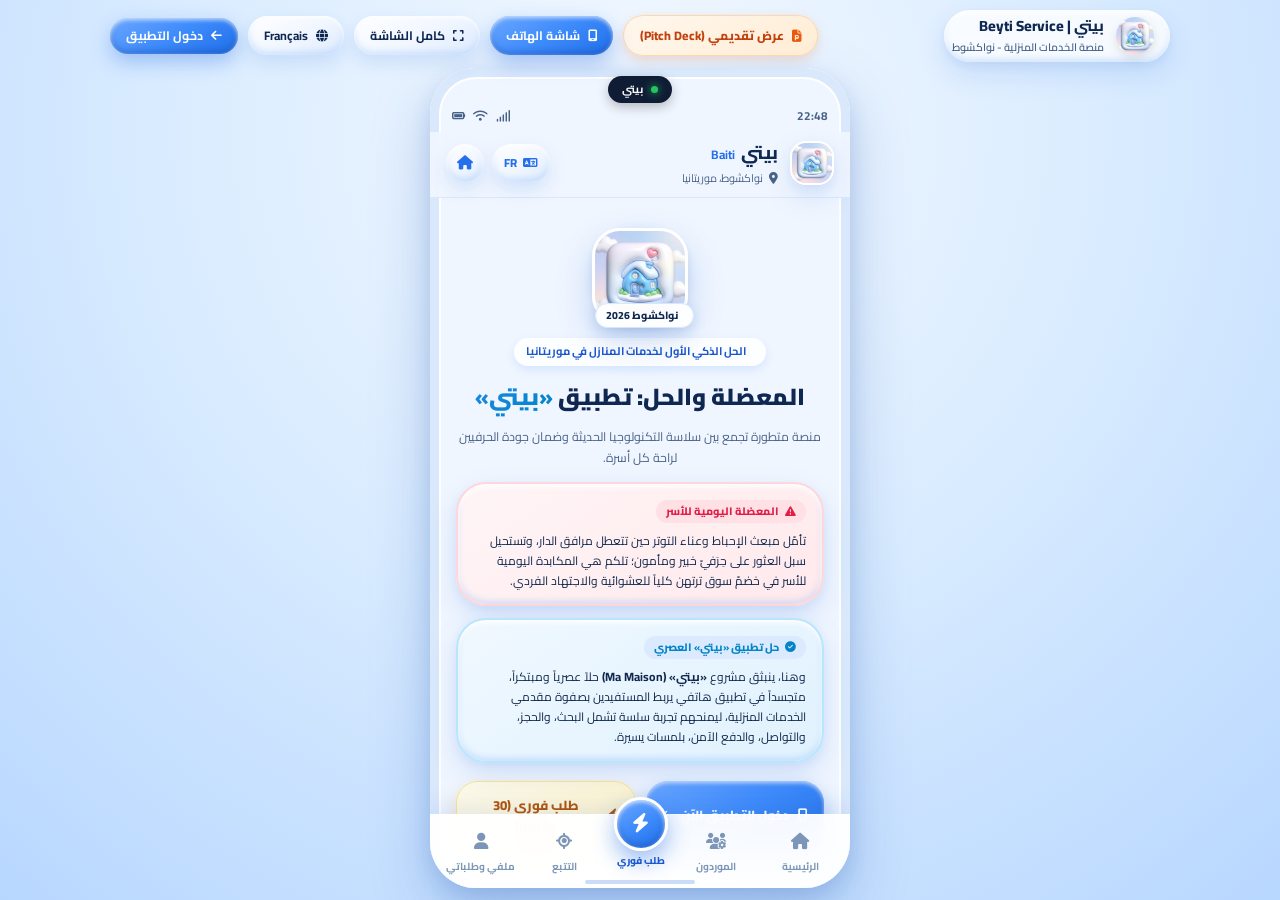
<file: index.html>
<!DOCTYPE html>
<html lang="ar" dir="rtl">

<head>
  <meta charset="UTF-8">
  <meta name="viewport" content="width=device-width, initial-scale=1.0, maximum-scale=1.0, user-scalable=no">
  <title>بيتي | Beyti Service - منصة الخدمات المنزلية الأولى في نواكشوط</title>
  <meta name="description"
    content="مشروع بيتي: الحل العصري لخدمات الصيانة والسباكة والكهرباء والتنظيف في نواكشوط بأسعار مدروسة وضمان موثوق.">

  <!-- Google Fonts: Cairo & Plus Jakarta Sans -->
  <link rel="preconnect" href="https://fonts.googleapis.com">
  <link rel="preconnect" href="https://fonts.gstatic.com" crossorigin>
  <link
    href="https://fonts.googleapis.com/css2?family=Cairo:wght@400;500;600;700;800;900&family=Plus+Jakarta+Sans:wght@400;500;600;700;800&display=swap"
    rel="stylesheet">

  <!-- FontAwesome -->
  <link rel="stylesheet" href="https://cdnjs.cloudflare.com/ajax/libs/font-awesome/6.5.1/css/all.min.css" />

  <!-- 3D Puffy Stylesheet -->
  <link rel="stylesheet" href="style.css">
</head>

<body>

  <!-- Desktop Presentation Controls -->
  <aside class="desktop-dock" id="desktopDock" aria-label="Controls">
    <div class="dock-brand">
      <img src="assets/puffy_house.jpg" alt="Beyti Logo" class="dock-logo">
      <div class="dock-info">
        <span class="dock-title">بيتي | Beyti Service</span>
        <span class="dock-tag" data-ar="منصة الخدمات المنزلية - نواكشوط" data-fr="Services à Domicile - Nouakchott">منصة
          الخدمات المنزلية - نواكشوط</span>
      </div>
    </div>
    <div class="dock-actions">
      <button class="dock-btn presentation-btn" id="btnOpenPresentation" title="عرض بوربوينت تعريفي للمشروع ">
        <i class="fa-solid fa-file-powerpoint" style="color: #ea580c;"></i> <span data-ar="عرض تقديمي (Pitch Deck)"
          data-fr="Présentation ">عرض تقديمي (Pitch Deck)</span>
      </button>
      <button class="dock-btn active" id="btnPhoneView">
        <i class="fa-solid fa-mobile-screen"></i> <span data-ar="شاشة الهاتف" data-fr="Mode Mobile">شاشة الهاتف</span>
      </button>
      <button class="dock-btn" id="btnFullView">
        <i class="fa-solid fa-expand"></i> <span data-ar="كامل الشاشة" data-fr="Plein Écran">كامل الشاشة</span>
      </button>
      <button class="dock-btn lang-toggle" id="dockLangBtn">
        <i class="fa-solid fa-globe"></i> <span id="dockLangLabel">Français</span>
      </button>
      <a href="home.html" class="dock-btn active">
        <i class="fa-solid fa-arrow-left flip-ltr"></i> <span data-ar="دخول التطبيق" data-fr="Lancer l'App">دخول
          التطبيق</span>
      </a>
    </div>
  </aside>

  <!-- Main Viewport Shell -->
  <div class="app-viewport-wrapper">
    <main class="mobile-phone-frame" id="phoneFrame">

      <!-- Phone Hardware Bezel -->
      <div class="phone-notch">
        <div class="dynamic-island">
          <span class="island-dot pulse"></span>
          <span data-ar="بيتي" data-fr="Beyti ">بيتي
            2026</span>
        </div>
      </div>

      <!-- App Status Bar -->
      <header class="app-status-bar">
        <span class="status-time" id="statusClock">12:45</span>
        <div class="status-icons">
          <i class="fa-solid fa-signal"></i>
          <i class="fa-solid fa-wifi"></i>
          <i class="fa-solid fa-battery-full"></i>
        </div>
      </header>

      <!-- App Header Nav -->
      <nav class="app-header-nav">
        <div class="brand-row">
          <div class="brand-meta">
            <img src="assets/puffy_house.jpg" alt="Beyti 3D Logo" class="app-logo-img">
            <div class="brand-text">
              <h1 class="brand-name">بيتي <span>Baiti</span></h1>
              <p class="brand-city"><i class="fa-solid fa-location-dot"></i> <span data-ar="نواكشوط، موريتانيا"
                  data-fr="Nouakchott, Mauritanie">نواكشوط، موريتانيا</span></p>
            </div>
          </div>
          <div class="header-actions">
            <button class="icon-chip lang-chip" id="langSwitchBtn">
              <i class="fa-solid fa-language"></i>
              <span id="currentLangTag">FR</span>
            </button>
            <a href="home.html" class="icon-chip" title="الرئيسية">
              <i class="fa-solid fa-house"></i>
            </a>
          </div>
        </div>
      </nav>

      <!-- Scrollable Landing Page Content -->
      <div class="app-scroll-body">

        <!-- Hero Section with 3D Puffy Mascot & Value Proposition -->
        <section class="landing-hero-section">
          <div class="mascot-aura">
            <img src="assets/puffy_house.jpg" alt="Beyti House 3D Mascot" class="landing-mascot-img">
            <div class="mascot-badge-float">
              <i class="fa-solid fa-sparkles" style="color: #f59e0b;"></i>
              <span data-ar="نواكشوط 2026" data-fr="Nouakchott 2026">نواكشوط 2026</span>
            </div>
          </div>

          <div class="hero-badge-pill">
            <span class="live-dot"></span>
            <span data-ar="الحل الذكي الأول لخدمات المنازل في موريتانيا"
              data-fr="La Solution Moderne pour Votre Maison">الحل الذكي الأول لخدمات المنازل في موريتانيا</span>
          </div>

          <h2 class="landing-main-title" data-ar="المعضلة والحل: تطبيق <span>«بيتي»</span>"
            data-fr="Le problème et la solution : <span>« Baiti »</span>">
            المعضلة والحل: تطبيق <span>«بيتي»</span>
          </h2>

          <p class="landing-tagline"
            data-ar="منصة متطورة تجمع بين سلاسة التكنولوجيا الحديثة وضمان جودة الحرفيين لراحة كل أسرة."
            data-fr="Une plateforme moderne alliant technologie fluide et artisans qualifiés pour le confort de chaque foyer.">
            منصة متطورة تجمع بين سلاسة التكنولوجيا الحديثة وضمان جودة الحرفيين لراحة كل أسرة.
          </p>

          <!-- Problem vs Solution 3D Comparison Cards -->
          <div class="problem-solution-wrap">
            <!-- Problem Box -->
            <div class="compare-box-3d problem-box-3d">
              <div class="box-badge">
                <i class="fa-solid fa-triangle-exclamation"></i>
                <span data-ar="المعضلة اليومية للأسر" data-fr="Le problème au quotidien">المعضلة اليومية للأسر</span>
              </div>
              <p data-ar="تأمّل مبعث الإحباط وعناء التوتر حين تتعطل مرافق الدار، وتستحيل سبل العثور على حِرَفيّ خبير ومأمون؛ تلكم هي المكابدة اليومية للأسر في خضمّ سوق ترتهن كلياً للعشوائية والاجتهاد الفردي."
                data-fr="Imaginez la frustration et le stress quand quelque chose tombe en panne à la maison et qu'il est difficile de trouver un bon technicien. C'est le problème quotidien des familles dans un marché désorganisé.">
                تأمّل مبعث الإحباط وعناء التوتر حين تتعطل مرافق الدار، وتستحيل سبل العثور على حِرَفيّ خبير ومأمون؛ تلكم
                هي المكابدة اليومية للأسر في خضمّ سوق ترتهن كلياً للعشوائية والاجتهاد الفردي.
              </p>
            </div>

            <!-- Solution Box -->
            <div class="compare-box-3d solution-box-3d">
              <div class="box-badge">
                <i class="fa-solid fa-circle-check"></i>
                <span data-ar="حل تطبيق «بيتي» العصري" data-fr="La solution Baiti">حل تطبيق «بيتي» العصري</span>
              </div>
              <p data-ar="وهنا، ينبثق مشروع <strong>«بيتي» (Ma Maison)</strong> حلاً عصرياً ومبتكراً، متجسداً في تطبيق هاتفي يربط المستفيدين بصفوة مقدمي الخدمات المنزلية، ليمنحهم تجربة سلسة تشمل البحث، والحجز، والتواصل، والدفع الآمن، بلمسات يسيرة."
                data-fr="Le projet « Baiti » (Ma Maison) offre une solution moderne avec une application mobile. Elle connecte directement les clients aux professionnels. Vous pouvez chercher, réserver, discuter et payer en toute sécurité en quelques clics.">
                وهنا، ينبثق مشروع <strong>«بيتي» (Ma Maison)</strong> حلاً عصرياً ومبتكراً، متجسداً في تطبيق هاتفي يربط
                المستفيدين بصفوة مقدمي الخدمات المنزلية، ليمنحهم تجربة سلسة تشمل البحث، والحجز، والتواصل، والدفع الآمن،
                بلمسات يسيرة.
              </p>
            </div>
          </div>

          <!-- Hero CTA Row -->
          <div class="landing-cta-row">
            <a href="home.html" class="btn-hero-primary">
              <i class="fa-solid fa-mobile-screen-button"></i>
              <span data-ar="دخول التطبيق الآن" data-fr="Ouvrir l'Application">دخول التطبيق الآن</span>
              <i class="fa-solid fa-arrow-left flip-ltr" style="font-size: 0.8rem;"></i>
            </a>
            <a href="order.html" class="btn-hero-secondary">
              <i class="fa-solid fa-bolt"></i>
              <span data-ar="طلب فوري (30 دقيقة)" data-fr="Intervention Express">طلب فوري (30 دقيقة)</span>
            </a>
          </div>
        </section>

        <!-- Competitive Advantages & 5 Core Services -->
        <section class="puffy-card">
          <div class="section-title-row" style="margin-bottom: 12px;">
            <div style="display: flex; align-items: center; gap: 8px;">
              <i class="fa-solid fa-shield-halved" style="color: var(--puffy-blue-600); font-size: 1.1rem;"></i>
              <h3 class="section-heading" data-ar="الميزة التنافسية والخدمات" data-fr="Nos Avantages & Services">الميزة
                التنافسية والخدمات</h3>
            </div>
            <span class="badge-count" data-ar="5 خدمات أساسية" data-fr="5 Services Clés">5 خدمات أساسية</span>
          </div>

          <div class="features-ticker-3d" style="margin-bottom: 14px;">
            <div class="ticker-chip">
              <i class="fa-solid fa-stopwatch" style="color: #ff6584; background: #fff0f3;"></i>
              <div>
                <strong data-ar="تدخل سريع في 30 دقيقة" data-fr="Intervention 30 Min">تدخل سريع في 30 دقيقة</strong>
                <small data-ar="استجابة فورية للأعطال الطارئة" data-fr="Garantie d'urgence rapide">استجابة فورية
                  للأعطال</small>
              </div>
            </div>
            <div class="ticker-chip">
              <i class="fa-solid fa-coins" style="color: #ffb703; background: #fff8e7;"></i>
              <div>
                <strong data-ar="تسعيرة تقديرية مسبقة" data-fr="Prix Estimé Transparent">تسعيرة تقديرية مسبقة</strong>
                <small data-ar="مثال: 400 MRU بشفافية كاملة" data-fr="Exemple : 400 MRU à l'avance">400 MRU بشفافية
                  تامة</small>
              </div>
            </div>
          </div>

          <!-- Services Grid mini with Price Tags -->
          <div style="display: grid; grid-template-columns: repeat(2, 1fr); gap: 10px;">
            <div class="ticker-chip">
              <i class="fa-solid fa-broom" style="color: #1e88e5; background: #e0f2fe;"></i>
              <div>
                <strong data-ar="التنظيف الشامل" data-fr="Nettoyage">التنظيف الشامل</strong>
                <small data-ar="منازل، شقق ومكاتب" data-fr="Maisons & Bureaux">منازل ومكاتب</small>
              </div>
            </div>
            <div class="ticker-chip">
              <i class="fa-solid fa-faucet-drip" style="color: #00acc1; background: #e0f7fa;"></i>
              <div>
                <strong data-ar="السباكة والمياه" data-fr="Plomberie">السباكة والمياه</strong>
                <small data-ar="تسريبات، تركيب وتمديد" data-fr="Fuites & Conduites">تسريبات ومياه</small>
              </div>
            </div>
            <div class="ticker-chip">
              <i class="fa-solid fa-bolt" style="color: #f59e0b; background: #fef3c7;"></i>
              <div>
                <strong data-ar="الكهرباء والطاقة" data-fr="Électricité">الكهرباء والطاقة</strong>
                <small data-ar="أعطال وقواطع وتوصيلات" data-fr="Pannes & Tableaux">أعطال وتوصيلات</small>
              </div>
            </div>
            <div class="ticker-chip">
              <i class="fa-solid fa-snowflake" style="color: #0284c7; background: #e0f2fe;"></i>
              <div>
                <strong data-ar="صيانة التكييف" data-fr="Climatisation">صيانة التكييف</strong>
                <small data-ar="غسيل وشحن فريون" data-fr="Recharge & Entretien">غسيل وشحن غاز</small>
              </div>
            </div>
          </div>
        </section>

        <!-- Market Research & Competition (دراسة السوق والمشهد التنافسي) -->
        <section class="puffy-card">
          <div class="section-title-row" style="margin-bottom: 12px;">
            <div style="display: flex; align-items: center; gap: 8px;">
              <i class="fa-solid fa-chart-line" style="color: #10b981; font-size: 1.1rem;"></i>
              <h3 class="section-heading" data-ar="دراسة السوق والمشهد التنافسي"
                data-fr="Étude de Marché & Concurrence">دراسة السوق والمشهد التنافسي</h3>
            </div>
            <span class="badge-count" data-ar="نواكشوط 2026" data-fr="Nouakchott">نواكشوط 2026</span>
          </div>

          <p style="font-size: 0.82rem; color: var(--text-secondary); line-height: 1.6; margin-bottom: 14px;"
            data-ar="برهنت دراستنا الميدانية، التي استقينا ثمارها من استبيان شمل <strong>322 فرداً</strong> من شتى مقاطعات العاصمة نواكشوط على امتداد أربعة أشهر، على وجود طلب جمّ ومتسارع."
            data-fr="Nous avons interrogé 322 personnes de Nouakchott pendant quatre mois. Les résultats montrent une grande demande : 89 % des participants ont besoin de services à domicile et 97 % aiment beaucoup l'idée de l'application.">
            برهنت دراستنا الميدانية، التي استقينا ثمارها من استبيان شمل <strong>322 فرداً</strong> من شتى مقاطعات
            العاصمة نواكشوط على امتداد أربعة أشهر، على وجود طلب جمّ ومتسارع.
          </p>

          <!-- Stat Counters -->
          <div class="stat-counter-grid">
            <div class="stat-counter-card">
              <div class="num">89%</div>
              <div class="label" data-ar="يحتاجون خدمات منزلية بانتظام" data-fr="Besoin régulier de services">يحتاجون
                خدمات منزلية بانتظام</div>
            </div>
            <div class="stat-counter-card">
              <div class="num">97%</div>
              <div class="label" data-ar="يرحبون بحماس بفكرة التطبيق" data-fr="Adhérents à l'idée Baiti">يرحبون بحماس
                بفكرة التطبيق</div>
            </div>
            <div class="stat-counter-card">
              <div class="num">46%</div>
              <div class="label" data-ar="يطلبون خدمات أسبوعياً (دخل مستمر)" data-fr="Besoin hebdomadaire récurrent">
                يطلبون خدمات أسبوعياً (دخل مستمر)</div>
            </div>
            <div class="stat-counter-card">
              <div class="num">322</div>
              <div class="label" data-ar="مشارك في استبيان العاصمة" data-fr="Personnes sondées (4 mois)">مشارك في
                استبيان العاصمة (4 أشهر)</div>
            </div>
          </div>

          <div
            style="background: #eef5ff; border-radius: var(--radius-md); padding: 12px; margin-top: 14px; border: 1.5px solid #c9e1fe;">
            <h4 style="font-size: 0.88rem; font-weight: 800; color: var(--puffy-navy-dark); margin-bottom: 6px;"
              data-ar="المشهد التنافسي واستراتيجية التوسع:" data-fr="Concurrence & Stratégie :">
              <i class="fa-solid fa-chart-pie" style="color: var(--puffy-blue-600);"></i> المشهد التنافسي واستراتيجية
              التوسع:
            </h4>
            <p style="font-size: 0.78rem; color: var(--text-secondary); line-height: 1.6;"
              data-ar="السوق لا يزال في أطواره الأولى ومفتقراً لقطب مهيمن. يبرز تطبيق «Hemi» كمنافس، غير أن «بيتي» يتفوق باستراتيجية أسعار مخفضة وميسرة، وتسويق رقمي عبر المؤثرين، مما يضمن تدفقاً نقدياً مستداماً."
              data-fr="Le marché est encore nouveau et sans grand leader. Notre concurrent direct est l'application « Hemi », mais nous allons gagner grâce à nos prix plus bas, le marketing digital et les influenceurs.">
              السوق لا يزال في أطواره الأولى ومفتقراً لقطب مهيمن. يبرز تطبيق «Hemi» كمنافس، غير أن «بيتي» يتفوق
              باستراتيجية أسعار مخفضة وميسرة، وتسويق رقمي عبر المؤثرين، مما يضمن تدفقاً نقدياً مستداماً.
            </p>
          </div>
        </section>

        <!-- Notre stratégie marketing (Fidélisation et Récompenses) -->
        <section class="puffy-card">
          <div class="section-title-row" style="margin-bottom: 10px;">
            <div style="display: flex; align-items: center; gap: 8px;">
              <i class="fa-solid fa-gem" style="color: #db2777; font-size: 1.15rem;"></i>
              <h3 class="section-heading" data-ar="استراتيجيتنا التسويقية (الولاء والمكافآت)"
                data-fr="Notre stratégie marketing (Fidélisation et Récompenses)">استراتيجيتنا التسويقية (الولاء
                والمكافآت)</h3>
            </div>
            <span class="micro-badge"
              style="background: #fdf2f8; color: #db2777; font-weight: 800; border: 1px solid #fbcfe8;"
              data-ar="حساب «ماسي»" data-fr="Statut « Diamant »">حساب «ماسي»</span>
          </div>

          <p style="font-size: 0.8rem; color: var(--text-secondary); line-height: 1.6; margin-bottom: 8px;"
            data-ar="نستخدم التسويق الرقمي والمؤثرين للانتشار والتعريف بخدماتنا سريعاً. علاوة على ذلك، يحتاج 46% من عملائنا إلى خدمات أسبوعية، مما يضمن تدفقاً نقدياً ودخلاً منتظماً."
            data-fr="Nous utilisons le marketing digital et les influenceurs pour nous faire connaître vite. De plus, 46 % de nos clients ont besoin de services chaque semaine. Cela assure un revenu régulier.">
            نستخدم التسويق الرقمي والمؤثرين للانتشار والتعريف بخدماتنا سريعاً. علاوة على ذلك، يحتاج 46% من عملائنا إلى
            خدمات أسبوعية، مما يضمن تدفقاً نقدياً ودخلاً منتظماً.
          </p>

          <p style="font-size: 0.8rem; color: var(--text-secondary); line-height: 1.6; margin-bottom: 8px;"
            data-ar="تهدف استراتيجيتنا التسويقية إلى بناء ولاء العملاء عبر تشجيعهم على الاستخدام المنتظم لتطبيقنا. فبعد إنجاز عدد محدد من الطلبات، يرتقي حساب العميل تلقائياً إلى مرتبة «الماسي» (Diamant). وتتيح لهم هذه المكانة المتميزة المشاركة في سحب شهري للفوز بجوائز قيّمة، يتم تمويل تكلفتها مباشرة من جزء من إيراداتنا للشهر الجاري."
            data-fr="Notre stratégie marketing vise à fidéliser les clients en les encourageant à utiliser régulièrement notre application. Après un nombre défini de commandes, leur compte évolue vers le statut « Diamant ». Ce statut privilégié leur permet de participer à un tirage au sort mensuel pour gagner des prix, dont le coût est directement financé par une partie de nos revenus du mois en cours.">
            تهدف استراتيجيتنا التسويقية إلى بناء ولاء العملاء عبر تشجيعهم على الاستخدام المنتظم لتطبيقنا. فبعد إنجاز عدد
            محدد من الطلبات، يرتقي حساب العميل تلقائياً إلى مرتبة «الماسي» (Diamant). وتتيح لهم هذه المكانة المتميزة
            المشاركة في سحب شهري للفوز بجوائز قيّمة، يتم تمويل تكلفتها مباشرة من جزء من إيراداتنا للشهر الجاري.
          </p>

          <div
            style="display: flex; align-items: center; gap: 10px; background: #fff1f2; border: 1.5px solid #fecdd3; border-radius: var(--radius-md); padding: 10px 14px;">
            <i class="fa-solid fa-gift" style="color: #e11d48; font-size: 1.3rem;"></i>
            <div>
              <strong style="font-size: 0.82rem; color: #9f1239; display: block;"
                data-ar="سحب شهري وجوائز للمستخدمين الدائمين" data-fr="Tirage au sort mensuel & récompenses">سحب شهري
                وجوائز للمستخدمين الدائمين</strong>
              <small style="display: block; font-size: 0.7rem; color: #be123c; margin-top: 2px;"
                data-ar="تمويل ذاتي من إيرادات الشهر لتعزيز تكرار الطلب والمحافظة على العملاء"
                data-fr="Financé directement par une partie des revenus du mois">تمويل ذاتي من إيرادات الشهر لتعزيز
                تكرار الطلب والمحافظة على العملاء</small>
            </div>
          </div>
        </section>

        <!-- Operational Readiness & SWOT (الجاهزية التشغيلية والتحليل الاستراتيجي) -->
        <section class="puffy-card">
          <div class="section-title-row" style="margin-bottom: 12px;">
            <div style="display: flex; align-items: center; gap: 8px;">
              <i class="fa-solid fa-chess" style="color: #6366f1; font-size: 1.1rem;"></i>
              <h3 class="section-heading" data-ar="الجاهزية والتحليل الاستراتيجي (SWOT)"
                data-fr="Opérations & Analyse SWOT">الجاهزية والتحليل الاستراتيجي (SWOT)</h3>
            </div>
            <span class="badge-count" data-ar="29 عاملاً مؤهلاً" data-fr="29 Professionnels">29 عاملاً مؤهلاً</span>
          </div>

          <div
            style="display: flex; align-items: center; gap: 12px; margin-bottom: 14px; background: #f8fafc; border-radius: var(--radius-md); padding: 10px; border: 1px solid #e2e8f0;">
            <img src="assets/puffy_artisan.jpg" alt="Artisan Mascot"
              style="width: 54px; height: 54px; border-radius: var(--radius-sm); border: 2px solid #fff; box-shadow: var(--puffy-card-shadow); flex-shrink: 0;">
            <div>
              <strong style="font-size: 0.85rem; color: var(--puffy-navy-dark); line-height: 1.35; display: block;"
                data-ar="فريق عمل مؤهل وهاتف أعمال معزز بالذكاء الاصطناعي"
                data-fr="Équipe prête & Téléphone pro assisté par IA">فريق عمل مؤهل وهاتف أعمال معزز بالذكاء
                الاصطناعي</strong>
              <p style="font-size: 0.74rem; color: var(--text-secondary); line-height: 1.4; margin: 0;"
                data-ar="بنية تشغيلية متكاملة من 29 حِرفياً متمرساً لانطلاق فوري."
                data-fr="Équipe de 29 travailleurs qualifiés prête à démarrer.">بنية تشغيلية متكاملة من 29 حِرفياً
                لانطلاق فوري.</p>
            </div>
          </div>

          <!-- SWOT 2x2 Grid -->
          <div class="swot-grid">
            <!-- Strengths -->
            <div class="swot-box swot-s">
              <h5><i class="fa-solid fa-dumbbell"></i> <span data-ar="نقاط القوة (Forces)" data-fr="Points Forts">نقاط
                  القوة (Forces)</span></h5>
              <p data-ar="فريق متأهب ومدرب، أسعار تنافسية، وخدمات تلبي متطلبات الأسر بدقة."
                data-fr="Équipe prête, bons prix, services très utiles pour les familles.">فريق متأهب ومدرب، أسعار
                تنافسية، وخدمات تلبي متطلبات الأسر بدقة.</p>
            </div>
            <!-- Weaknesses -->
            <div class="swot-box swot-w">
              <h5><i class="fa-solid fa-triangle-exclamation"></i> <span data-ar="نقاط الضعف (Faiblesses)"
                  data-fr="Points Faibles">نقاط الضعف (Faiblesses)</span></h5>
              <p data-ar="حداثة العهد بالسوق، ومحدودية الموارد المالية في الطور التأسيسي."
                data-fr="Projet nouveau, budget limité au début du lancement.">حداثة العهد بالسوق، ومحدودية الموارد
                المالية في الطور التأسيسي.</p>
            </div>
            <!-- Opportunities -->
            <div class="swot-box swot-o">
              <h5><i class="fa-solid fa-lightbulb"></i> <span data-ar="الفرص المواتية (Opportunités)"
                  data-fr="Opportunités">الفرص المواتية (Opportunités)</span></h5>
              <p data-ar="إقبال متنامٍ على الهواتف الذكية، وغياب منصة موحدة تلم شتات الحرفيين."
                data-fr="Adoption massive des smartphones, absence de plateforme centralisée.">إقبال متنامٍ على الهواتف
                الذكية، وغياب منصة موحدة تلم شتات الحرفيين.</p>
            </div>
            <!-- Threats -->
            <div class="swot-box swot-t">
              <h5><i class="fa-solid fa-shield-virus"></i> <span data-ar="المخاطر (Menaces)" data-fr="Menaces">المخاطر
                  (Menaces)</span></h5>
              <p data-ar="ولوج منافسين جدد، وتضخم تكاليف التشغيل (النقل والمعدات)."
                data-fr="Nouveaux entrants, augmentation des coûts de transport et matériel.">ولوج منافسين جدد، وتضخم
                تكاليف التشغيل (النقل والمعدات).</p>
            </div>
          </div>
        </section>

        <!-- Notre modèle de revenus (Commissions & Abonnements Gold) -->
        <section class="puffy-card">
          <div class="section-title-row" style="margin-bottom: 10px;">
            <div style="display: flex; align-items: center; gap: 8px;">
              <i class="fa-solid fa-sack-dollar" style="color: #10b981; font-size: 1.15rem;"></i>
              <h3 class="section-heading" data-ar="نموذج الإيرادات وتوليد الدخل" data-fr="Notre modèle de revenus">نموذج
                الإيرادات وتوليد الدخل</h3>
            </div>
            <span class="badge-count" data-ar="مصدران رئيسيان" data-fr="2 Sources Clés">مصدران رئيسيان</span>
          </div>

          <p style="font-size: 0.8rem; color: var(--text-secondary); line-height: 1.6; margin-bottom: 12px;"
            data-ar="يرتكز نموذج إيراداتنا على مصدرين رئيسيين يضمنان تدفقاً نقدياً مستداماً وعوائد متجددة:"
            data-fr="Notre modèle de revenus repose sur deux sources principales :">
            يرتكز نموذج إيراداتنا على مصدرين رئيسيين يضمنان تدفقاً نقدياً مستداماً وعوائد متجددة:
          </p>

          <div class="revenue-pillar-grid">
            <!-- Source 1: Commissions per transaction -->
            <div class="revenue-pillar-card commission">
              <div class="pillar-header">
                <div class="pillar-icon">
                  <i class="fa-solid fa-percent"></i>
                </div>
                <strong data-ar="عمولات المعاملات" data-fr="Commissions / transaction">عمولات المعاملات</strong>
              </div>
              <p data-ar="اقتطاع نسبة مئوية محددة من كل خدمة تُنجز عبر التطبيق."
                data-fr="Un pourcentage est prélevé sur chaque service réalisé via l'application.">
                اقتطاع نسبة مئوية محددة من كل خدمة تُنجز عبر التطبيق.
              </p>
            </div>

            <!-- Source 2: Gold Subscriptions -->
            <div class="revenue-pillar-card gold">
              <div class="pillar-header">
                <div class="pillar-icon">
                  <i class="fa-solid fa-crown"></i>
                </div>
                <strong data-ar="اشتراكات «Gold»" data-fr="Abonnements « Gold »">اشتراكات «Gold»</strong>
              </div>
              <p data-ar="خيار بريميوم مدفوع للحرفيين لإبراز ملفهم في الصدارة لجذب المزيد من العملاء ومضاعفة أرباحهم."
                data-fr="Une option Premium payante destinée aux artisans qui souhaitent mettre leur profil en avant pour attirer plus de clients et augmenter leurs gains.">
                خيار بريميوم مدفوع للحرفيين لإبراز ملفهم في الصدارة لجذب المزيد من العملاء ومضاعفة أرباحهم.
              </p>
            </div>
          </div>
        </section>

        <!-- Financial Analysis & Risk Management (التحليل المالي وإدارة المخاطر) -->
        <section class="financial-strip">
          <div style="display: flex; align-items: center; justify-content: space-between;">
            <div style="display: flex; align-items: center; gap: 8px;">
              <i class="fa-solid fa-chart-pie" style="color: #60a5fa; font-size: 1.15rem;"></i>
              <h3 style="font-size: 1.05rem; font-weight: 900; color: #fff; margin: 0;"
                data-ar="التحليل المالي وإدارة المخاطر" data-fr="Finance et gestion des risques">التحليل المالي وإدارة
                المخاطر</h3>
            </div>
            <span
              style="background: rgba(255,255,255,0.18); padding: 4px 10px; border-radius: var(--radius-pill); font-size: 0.7rem; font-weight: 700; color: #fff;">دراسة
              5 سنوات</span>
          </div>

          <div class="fin-metrics-row">
            <div class="fin-metric">
              <strong style="color: #60a5fa;">19%</strong>
              <small data-ar="معدل العائد الداخلي (TRI)" data-fr="Taux de Rentabilité (TRI)">معدل العائد الداخلي
                (TRI)</small>
            </div>
            <div class="fin-metric">
              <strong style="color: #34d399;">1.4M</strong>
              <small data-ar="صافي القيمة الحالية (VAN) أوقية" data-fr="Valeur Nette (VAN) MRU">صافي القيمة (VAN)
                MRU</small>
            </div>
            <div class="fin-metric">
              <strong style="color: #fbbf24;">6 Mois</strong>
              <small data-ar="تغطية رأس المال العامل" data-fr="BFR 6 mois couvert">BFR 6 mois couvert</small>
            </div>
          </div>

          <div
            style="background: rgba(255,255,255,0.08); border-radius: var(--radius-md); padding: 12px; font-size: 0.76rem; line-height: 1.6; border: 1px solid rgba(255,255,255,0.1);">
            <p data-ar="يقتضي إطلاق المشروع تمويلاً مبدئياً قدره <strong>120,000 MRU</strong>، بكلفة استثمارية إجمالية <strong>1,211,096 أوقية</strong>. اختبرنا 3 سيناريوهات للمخاطر (تراجع المبيعات، تصاعد التكاليف بـ 5%، أو كلاهما معاً) وحافظ المشروع على متانته وربحيته مع <strong>BFR 6 mois couvert (تغطية احتياجات رأس المال العامل لمدة 6 أشهر)</strong> لضمان السيولة التامة واستمرارية العمليات."
              data-fr="Pour commencer, le projet a besoin de 120 000 MRU. Le coût total pour tout lancer (technique et opérations) est de 1 211 096 MRU. Notre étude sur 5 ans montre que le projet fera des bénéfices dès la première année (TRI 19%, VAN 1 399 805 MRU). Nous avons testé 3 situations de risques : dans tous ces cas, le projet reste rentable avec un BFR 6 mois couvert pour sécuriser la trésorerie et la continuité opérationnelle.">
              يقتضي إطلاق المشروع تمويلاً مبدئياً قدره <strong>120,000 MRU</strong>، بكلفة استثمارية إجمالية
              <strong>1,211,096 أوقية</strong>. اختبرنا 3 سيناريوهات للمخاطر (تراجع المبيعات، تصاعد التكاليف بـ 5%، أو
              كلاهما معاً) وحافظ المشروع على متانته وربحيته مع <strong>BFR 6 mois couvert (تغطية احتياجات رأس المال
                العامل لمدة 6 أشهر)</strong> لضمان السيولة التامة واستمرارية العمليات.
            </p>
          </div>
        </section>

        <!-- Direct Navigation Interactive Directory to All Sub-Pages -->
        <section class="puffy-card">
          <div class="section-title-row" style="margin-bottom: 12px;">
            <div style="display: flex; align-items: center; gap: 8px;">
              <i class="fa-solid fa-compass" style="color: var(--puffy-blue-600); font-size: 1.1rem;"></i>
              <h3 class="section-heading" data-ar="استكشف صفحات التطبيق التفاعلية" data-fr="Explorer l'Application">
                استكشف صفحات التطبيق التفاعلية</h3>
            </div>
            <span class="badge-count" data-ar="8 أقسام متكاملة" data-fr="8 Pages Clés">8 أقسام</span>
          </div>

          <div class="landing-nav-grid">
            <a href="home.html" class="landing-nav-card">
              <div class="landing-nav-icon-wrap" style="background: #e0f2fe; color: #0284c7;">
                <i class="fa-solid fa-house"></i>
              </div>
              <div class="landing-nav-text">
                <strong data-ar="الصفحة الرئيسية (الخدمات والحجز)" data-fr="Page d'Accueil (Services)">الصفحة الرئيسية
                  (الخدمات والحجز)</strong>
                <small data-ar="استعراض الخدمات الست، أفضل الفنيين وطوارئ 15 دقيقة"
                  data-fr="Aperçu des 6 services et techniciens">استعراض الخدمات الست، أفضل الفنيين وطوارئ 15
                  دقيقة</small>
              </div>
              <i class="fa-solid fa-chevron-left landing-nav-arrow flip-ltr"></i>
            </a>

            <a href="providers.html" class="landing-nav-card">
              <div class="landing-nav-icon-wrap" style="background: #eef2ff; color: #4f46e5;">
                <i class="fa-solid fa-users-gear"></i>
              </div>
              <div class="landing-nav-text">
                <strong data-ar="مزودو الخدمات (الحرفيون المعتمدون)" data-fr="Professionnels & Artisans">مزودو الخدمات
                  (الحرفيون المعتمدون)</strong>
                <small data-ar="قائمة 29 فني معتمد، التقييمات، مقارنة الأسعار والمقاطعات"
                  data-fr="29 techniciens qualifiés, avis et tarifs">قائمة 29 فني معتمد، التقييمات، ومقاطعات
                  العمل</small>
              </div>
              <i class="fa-solid fa-chevron-left landing-nav-arrow flip-ltr"></i>
            </a>

            <a href="order.html" class="landing-nav-card">
              <div class="landing-nav-icon-wrap" style="background: #fef3c7; color: #d97706;">
                <i class="fa-solid fa-bolt"></i>
              </div>
              <div class="landing-nav-text">
                <strong data-ar="طلب فوري وطوارئ 30 دقيقة" data-fr="Demande Express & Urgence">طلب فوري وطوارئ 30
                  دقيقة</strong>
                <small data-ar="حجز آني مع حساب تكلفة تقديري مسبق (400 MRU)"
                  data-fr="Réservation directe avec tarif transparent">حجز آني مع حساب تكلفة تقديري مسبق (400
                  MRU)</small>
              </div>
              <i class="fa-solid fa-chevron-left landing-nav-arrow flip-ltr"></i>
            </a>

            <a href="tracking.html" class="landing-nav-card">
              <div class="landing-nav-icon-wrap" style="background: #ecfdf5; color: #059669;">
                <i class="fa-solid fa-location-crosshairs"></i>
              </div>
              <div class="landing-nav-text">
                <strong data-ar="التتبع الفوري (GPS Radar)" data-fr="Suivi en Direct (Radar GPS)">التتبع الفوري (GPS
                  Radar)</strong>
                <small data-ar="رادار تفاعلي، خطوات المهمة وتواصل الفني المباشر"
                  data-fr="Carte animée et étapes de progression">رادار تفاعلي، خطوات المهمة وتواصل الفني
                  المباشر</small>
              </div>
              <i class="fa-solid fa-chevron-left landing-nav-arrow flip-ltr"></i>
            </a>

            <a href="profile.html" class="landing-nav-card">
              <div class="landing-nav-icon-wrap" style="background: #fdf2f8; color: #db2777;">
                <i class="fa-solid fa-user-shield"></i>
              </div>
              <div class="landing-nav-text">
                <strong data-ar="ملفي الشخصي وطلباتي (حساب منقبة)" data-fr="Mon Profil & Commandes (Femme voilée)">ملفي
                  الشخصي وطلباتي (حساب منقبة)</strong>
                <small data-ar="مريم بنت محمد الأمين، المحفظة، وضع الخصوصية العائلية"
                  data-fr="Mariem Mint Mohamed, portefeuille et historique">مريم بنت محمد الأمين، المحفظة ووضع الخصوصية
                  العائلية</small>
              </div>
              <i class="fa-solid fa-chevron-left landing-nav-arrow flip-ltr"></i>
            </a>

            <a href="coverage.html" class="landing-nav-card">
              <div class="landing-nav-icon-wrap" style="background: #f0fdf4; color: #16a34a;">
                <i class="fa-solid fa-map-location-dot"></i>
              </div>
              <div class="landing-nav-text">
                <strong data-ar="تغطية شاملة (مقاطعات نواكشوط التسع)" data-fr="Couverture Globale (9 Moughataas)">تغطية
                  شاملة (مقاطعات نواكشوط التسع)</strong>
                <small data-ar="تفرغ زينة، لكصر، عرفات، تيارت، دار النعيم وغيرها"
                  data-fr="Toutes les communes de Nouakchott">تفرغ زينة، لكصر، عرفات، تيارت، دار النعيم وغيرها</small>
              </div>
              <i class="fa-solid fa-chevron-left landing-nav-arrow flip-ltr"></i>
            </a>

            <a href="compare.html" class="landing-nav-card">
              <div class="landing-nav-icon-wrap" style="background: #fff7ed; color: #ea580c;">
                <i class="fa-solid fa-scale-balanced"></i>
              </div>
              <div class="landing-nav-text">
                <strong data-ar="مقارنة العروض والأسعار" data-fr="Comparaison des Offres">مقارنة العروض
                  والأسعار</strong>
                <small data-ar="بيتي مقابل السوق العشوائي وتطبيق Hemi بالضمان"
                  data-fr="Baiti vs marché informel et Hemi">بيتي مقابل السوق العشوائي وتطبيق Hemi بالضمان</small>
              </div>
              <i class="fa-solid fa-chevron-left landing-nav-arrow flip-ltr"></i>
            </a>

            <a href="reviews.html" class="landing-nav-card">
              <div class="landing-nav-icon-wrap" style="background: #fefce8; color: #ca8a04;">
                <i class="fa-solid fa-award"></i>
              </div>
              <div class="landing-nav-text">
                <strong data-ar="تقييم موثق وآراء العملاء (4.95 / 5)" data-fr="Avis & Évaluations Certifiés">تقييم موثق
                  وآراء العملاء (4.95 / 5)</strong>
                <small data-ar="شهادات موثقة من 322 مستخدم وضمان الجودة والتعويض"
                  data-fr="Témoignages réels et garantie qualité">شهادات موثقة من 322 مستخدم وضمان الجودة
                  والتعويض</small>
              </div>
              <i class="fa-solid fa-chevron-left landing-nav-arrow flip-ltr"></i>
            </a>
          </div>
        </section>

      </div> <!-- /app-scroll-body -->

      <!-- Fixed 5-Tab Bottom Dock Nav -->
      <nav class="bottom-dock-nav" aria-label="Bottom Navigation">
        <a href="home.html" class="nav-tab-btn">
          <div class="tab-icon-wrap"><i class="fa-solid fa-house"></i></div>
          <span class="tab-label" data-ar="الرئيسية" data-fr="Accueil">الرئيسية</span>
        </a>
        <a href="providers.html" class="nav-tab-btn">
          <div class="tab-icon-wrap"><i class="fa-solid fa-users-gear"></i></div>
          <span class="tab-label" data-ar="الموردون" data-fr="Artisans">الموردون</span>
        </a>
        <a href="order.html" class="nav-tab-center-btn" aria-label="طلب فوري">
          <div class="center-btn-orb"><i class="fa-solid fa-bolt"></i></div>
          <span class="center-btn-label" data-ar="طلب فوري" data-fr="Express">طلب فوري</span>
        </a>
        <a href="tracking.html" class="nav-tab-btn">
          <div class="tab-icon-wrap"><i class="fa-solid fa-location-crosshairs"></i></div>
          <span class="tab-label" data-ar="التتبع" data-fr="Suivi">التتبع</span>
        </a>
        <a href="profile.html" class="nav-tab-btn">
          <div class="tab-icon-wrap"><i class="fa-solid fa-user"></i></div>
          <span class="tab-label" data-ar="ملفي وطلباتي" data-fr="Profil">ملفي وطلباتي</span>
        </a>
      </nav>

      <!-- Bottom Phone Indicator Bar -->
      <div class="phone-home-indicator"></div>

    </main>
  </div>

  <!-- 15-Slide 3D Puffy PowerPoint Presentation Overlay -->
  <div class="deck-modal-overlay" id="deckOverlay" role="dialog" aria-modal="true" aria-label="عرض تقديمي للمشروع">
    <div class="presentation-deck-box" id="deckBox">

      <!-- Puffy Clouds & Bubbles Background Decoration -->
      <div class="deck-decorations">
        <div class="deck-cloud c1"></div>
        <div class="deck-cloud c2"></div>
        <div class="deck-bubble b1"></div>
        <div class="deck-bubble b2"></div>
        <div class="deck-bubble b3"></div>
      </div>

      <!-- Deck Header -->
      <header class="deck-header">
        <div class="deck-brand-meta">
          <img src="assets/puffy_house.jpg" alt="Logo" class="deck-logo-img">
          <div>
            <span class="deck-brand-title">بيتي | Beyti Service</span>
            <span class="deck-brand-tag" data-ar="عرض تقديمي تعريفي" data-fr="Pitch Deck Officiel">عرض تقديمي
              تعريفي</span>
          </div>
        </div>

        <div class="deck-counter-badge">
          <i class="fa-solid fa-layer-group"></i>
          <span id="deckSlideCounter">01 / 15</span>
        </div>

        <div class="deck-actions-top">
          <button class="deck-btn-icon lang-toggle" title="تغيير اللغة" id="deckLangBtn">
            <i class="fa-solid fa-globe"></i>
          </button>
          <button class="deck-btn-icon" id="deckFullscreenBtn" title="ملء الشاشة">
            <i class="fa-solid fa-expand"></i>
          </button>
          <button class="deck-btn-icon" id="deckCloseBtn" title="إغلاق العرض (Esc)">
            <i class="fa-solid fa-xmark"></i>
          </button>
        </div>
      </header>

      <!-- Progress Track -->
      <div class="deck-progress-track">
        <div class="deck-progress-fill" id="deckProgressFill"></div>
      </div>

      <!-- Slides Viewport (15 Interactive Slides) -->
      <main class="deck-viewport" id="deckViewport">

        <!-- Slide 1: Cover & Vision -->
        <article class="deck-slide active">
          <span class="deck-slide-category" data-ar="السلايد 01 • رؤية المشروع" data-fr="Slide 01 • Vision du Projet">
            <i class="fa-solid fa-sparkles" style="color: #f59e0b;"></i> السلايد 01 • رؤية المشروع
          </span>
          <h2 class="deck-slide-title" data-ar="مشروع تطبيق <span>«بيتي»</span> (Ma Maison)"
            data-fr="Le Projet Application <span>« Baiti »</span> (Ma Maison)">
            مشروع تطبيق <span>«بيتي»</span> (Ma Maison)
          </h2>
          <p class="deck-slide-lead"
            data-ar="المنصة الذكية الرائدة لحجز وإدارة خدمات الصيانة المنزلية في موريتانيا — الجمع بين سلاسة التكنولوجيا الحديثة وأعلى معايير الأمان الموثوق للأسر."
            data-fr="La plateforme moderne connectant directement les clients aux meilleurs professionnels pour l'entretien et la réparation à domicile en Mauritanie.">
            المنصة الذكية الرائدة لحجز وإدارة خدمات الصيانة المنزلية في موريتانيا — الجمع بين سلاسة التكنولوجيا الحديثة
            وأعلى معايير الأمان الموثوق للأسر.
          </p>
          <div class="deck-grid-3">
            <div class="deck-bubble-card">
              <i class="fa-solid fa-location-dot" style="font-size: 1.5rem; color: #0284c7; margin-bottom: 8px;"></i>
              <strong style="display: block; font-size: 0.95rem; color: var(--puffy-navy-dark);" data-ar="نواكشوط 2026"
                data-fr="Nouakchott 2026">نواكشوط 2026</strong>
              <small style="color: var(--text-secondary);" data-ar="تغطية 9 مقاطعات حضرية"
                data-fr="Couverture des 9 communes">تغطية 9 مقاطعات حضرية</small>
            </div>
            <div class="deck-bubble-card">
              <i class="fa-solid fa-bolt" style="font-size: 1.5rem; color: #f59e0b; margin-bottom: 8px;"></i>
              <strong style="display: block; font-size: 0.95rem; color: var(--puffy-navy-dark);"
                data-ar="تدخل سريع 30 دقيقة" data-fr="Intervention en 30 Min">تدخل سريع 30 دقيقة</strong>
              <small style="color: var(--text-secondary);" data-ar="حل فوري للأعطال الطارئة"
                data-fr="Urgences et dépannage rapide">حل فوري للأعطال الطارئة</small>
            </div>
            <div class="deck-bubble-card">
              <i class="fa-solid fa-user-check" style="font-size: 1.5rem; color: #10b981; margin-bottom: 8px;"></i>
              <strong style="display: block; font-size: 0.95rem; color: var(--puffy-navy-dark);"
                data-ar="29 حرفياً معتمداً" data-fr="29 Professionnels">29 حرفياً معتمداً</strong>
              <small style="color: var(--text-secondary);" data-ar="فحص أمني ومهني 100%"
                data-fr="Vérifiés et qualifiés à 100%">فحص أمني ومهني 100%</small>
            </div>
          </div>
        </article>

        <!-- Slide 2: The Problem -->
        <article class="deck-slide">
          <span class="deck-slide-category" data-ar="السلايد 02 • المعضلة السوقية"
            data-fr="Slide 02 • Le Problème du Marché">
            <i class="fa-solid fa-triangle-exclamation" style="color: #ef4444;"></i> السلايد 02 • المعضلة السوقية
          </span>
          <h2 class="deck-slide-title" data-ar="المعضلة: <span>عشوائية السوق وتوتر الأسر</span>"
            data-fr="Le Problème : <span>Frustration et Marché Désorganisé</span>">
            المعضلة: <span>عشوائية السوق وتوتر الأسر</span>
          </h2>
          <p class="deck-slide-lead"
            data-ar="تأمّل مبعث الإحباط وعناء التوتر حين تتعطل مرافق الدار، وتستحيل سبل العثور على حِرَفيّ خبير ومأمون؛ تلكم هي المكابدة اليومية للأسر في خضمّ سوق ترتهن كلياً للعشوائية والاجتهاد الفردي."
            data-fr="Imaginez la frustration et le stress quand quelque chose tombe en panne à la maison et qu'il est difficile de trouver un bon technicien. C'est le problème quotidien des familles dans un marché désorganisé.">
            تأمّل مبعث الإحباط وعناء التوتر حين تتعطل مرافق الدار، وتستحيل سبل العثور على حِرَفيّ خبير ومأمون؛ تلكم هي
            المكابدة اليومية للأسر في خضمّ سوق ترتهن كلياً للعشوائية والاجتهاد الفردي.
          </p>
          <div class="deck-grid-3">
            <div class="deck-bubble-card" style="border-color: #fecdd3; background: #fff5f6;">
              <i class="fa-solid fa-clock-rotate-left"
                style="color: #e11d48; font-size: 1.4rem; margin-bottom: 6px;"></i>
              <strong style="color: #9f1239; display: block;" data-ar="إهدار ساعات في البحث"
                data-fr="Heures perdues à chercher">إهدار ساعات في البحث</strong>
              <small style="color: #be123c;" data-ar="انعدام جهة اتصال موثوقة عند الطوارئ"
                data-fr="Pas de contact fiable en cas d'urgence">انعدام جهة اتصال موثوقة</small>
            </div>
            <div class="deck-bubble-card" style="border-color: #fed7aa; background: #fff7ed;">
              <i class="fa-solid fa-scale-unbalanced"
                style="color: #ea580c; font-size: 1.4rem; margin-bottom: 6px;"></i>
              <strong style="color: #9a3412; display: block;" data-ar="تضارب الأسعار والمبالغة"
                data-fr="Tarifs arbitraires et abusifs">تضارب الأسعار والمبالغة</strong>
              <small style="color: #c2410c;" data-ar="غياب تسعيرة قياسية موحدة مسبقاً"
                data-fr="Absence totale de prix transparents">غياب تسعيرة قياسية موحدة</small>
            </div>
            <div class="deck-bubble-card" style="border-color: #fecaca; background: #fef2f2;">
              <i class="fa-solid fa-shield-xmark" style="color: #dc2626; font-size: 1.4rem; margin-bottom: 6px;"></i>
              <strong style="color: #991b1b; display: block;" data-ar="غياب الضمان والمساءلة"
                data-fr="Aucune garantie ni sécurité">غياب الضمان والمساءلة</strong>
              <small style="color: #b91c1c;" data-ar="مخاوف خصوصية الأسر وتكرار الأعطال"
                data-fr="Risques pour la sécurité et récidive">مخاوف الخصوصية وتكرار الأعطال</small>
            </div>
          </div>
        </article>

        <!-- Slide 3: The Solution -->
        <article class="deck-slide">
          <span class="deck-slide-category" data-ar="السلايد 03 • الحل المبتكر"
            data-fr="Slide 03 • La Solution Innovante">
            <i class="fa-solid fa-circle-check" style="color: #10b981;"></i> السلايد 03 • الحل المبتكر
          </span>
          <h2 class="deck-slide-title" data-ar="حل تطبيق <span>«بيتي» (Baiti Service)</span>"
            data-fr="La Solution : <span>L'Application « Baiti »</span>">
            حل تطبيق <span>«بيتي» (Baiti Service)</span>
          </h2>
          <p class="deck-slide-lead"
            data-ar="وهنا، ينبثق مشروع «بيتي» (Ma Maison) حلاً عصرياً ومبتكراً، متجسداً في تطبيق هاتفي يربط المستفيدين بصفوة مقدمي الخدمات المنزلية، ليمنحهم تجربة سلسة تشمل البحث، والحجز، والتواصل، والدفع الآمن، بلمسات يسيرة."
            data-fr="Le projet « Baiti » offre une solution moderne avec une application mobile. Elle connecte directement les clients aux professionnels. Vous pouvez chercher, réserver, discuter et payer en toute sécurité en quelques clics.">
            وهنا، ينبثق مشروع «بيتي» (Ma Maison) حلاً عصرياً ومبتكراً، متجسداً في تطبيق هاتفي يربط المستفيدين بصفوة
            مقدمي الخدمات المنزلية، ليمنحهم تجربة سلسة تشمل البحث، والحجز، والتواصل، والدفع الآمن، بلمسات يسيرة.
          </p>
          <div class="deck-grid-3">
            <div class="deck-bubble-card" style="background: #f0fdf4; border-color: #bbf7d0;">
              <i class="fa-solid fa-mobile-screen-button"
                style="color: #16a34a; font-size: 1.4rem; margin-bottom: 6px;"></i>
              <strong style="color: #166534; display: block;" data-ar="حجز بلمسات يسيرة"
                data-fr="Réservation en 3 clics">حجز بلمسات يسيرة</strong>
              <small style="color: #15803d;" data-ar="واجهة هاتف ذكية وفورية"
                data-fr="Interface moderne et fluide">واجهة هاتف ذكية وفورية</small>
            </div>
            <div class="deck-bubble-card" style="background: #eff6ff; border-color: #bfdbfe;">
              <i class="fa-solid fa-comments" style="color: #2563eb; font-size: 1.4rem; margin-bottom: 6px;"></i>
              <strong style="color: #1e40af; display: block;" data-ar="تواصل ومتابعة لحظية"
                data-fr="Chat & Suivi en direct">تواصل ومتابعة لحظية</strong>
              <small style="color: #1d4ed8;" data-ar="محادثة مباشرة وتتبع رادار GPS"
                data-fr="Radar GPS et contact direct">محادثة مباشرة وتتبع رادار GPS</small>
            </div>
            <div class="deck-bubble-card" style="background: #fefce8; border-color: #fef08a;">
              <i class="fa-solid fa-lock" style="color: #ca8a04; font-size: 1.4rem; margin-bottom: 6px;"></i>
              <strong style="color: #854d0e; display: block;" data-ar="دفع وضمان موثوق"
                data-fr="Paiement sécurisé & Garantie">دفع وضمان موثوق</strong>
              <small style="color: #a16207;" data-ar="دفع آمن وضمان رضا العميل"
                data-fr="Garantie de satisfaction totale">دفع آمن وضمان رضا العميل</small>
            </div>
          </div>
        </article>

        <!-- Slide 4: Value Proposition -->
        <article class="deck-slide">
          <span class="deck-slide-category" data-ar="السلايد 04 • المزايا التنافسية"
            data-fr="Slide 04 • Proposition de Valeur">
            <i class="fa-solid fa-award" style="color: #f59e0b;"></i> السلايد 04 • المزايا التنافسية
          </span>
          <h2 class="deck-slide-title" data-ar="ركائز القيمة <span>والمزايا التنافسية</span>"
            data-fr="Nos 4 Piliers <span>de Valeur Ajoutée</span>">
            ركائز القيمة <span>والمزايا التنافسية</span>
          </h2>
          <div class="deck-grid-2">
            <div class="deck-bubble-card">
              <div style="display: flex; align-items: center; gap: 10px; margin-bottom: 6px;">
                <div
                  style="width: 38px; height: 38px; border-radius: 50%; background: #fee2e2; color: #ef4444; display: flex; align-items: center; justify-content: center; font-size: 1rem;">
                  <i class="fa-solid fa-stopwatch"></i>
                </div>
                <strong style="color: var(--puffy-navy-dark);" data-ar="1. تدخل سريع في 30 دقيقة"
                  data-fr="1. Dépannage Express en 30 Min">1. تدخل سريع في 30 دقيقة</strong>
              </div>
              <p style="font-size: 0.8rem; color: var(--text-secondary); margin: 0;"
                data-ar="جاهزية استجابة فورية للأعطال المفاجئة (انقطاع ماء، التماس كهربائي)."
                data-fr="Équipe d'astreinte prête pour les urgences domestiques.">جاهزية استجابة فورية للأعطال المفاجئة
                (انقطاع ماء، التماس كهربائي).</p>
            </div>
            <div class="deck-bubble-card">
              <div style="display: flex; align-items: center; gap: 10px; margin-bottom: 6px;">
                <div
                  style="width: 38px; height: 38px; border-radius: 50%; background: #fef3c7; color: #d97706; display: flex; align-items: center; justify-content: center; font-size: 1rem;">
                  <i class="fa-solid fa-tags"></i>
                </div>
                <strong style="color: var(--puffy-navy-dark);" data-ar="2. تسعيرة تقديرية مسبقة"
                  data-fr="2. Tarifs Transparents à l'Avance">2. تسعيرة تقديرية مسبقة</strong>
              </div>
              <p style="font-size: 0.8rem; color: var(--text-secondary); margin: 0;"
                data-ar="الشفافية التامة دون مفاجآت أو مبالغات (مثال: تسعيرة مسبقة 400 MRU)."
                data-fr="Tarif estimé connu avant validation (Exemple : 400 MRU).">الشفافية التامة دون مفاجآت أو مبالغات
                (مثال: تسعيرة مسبقة 400 MRU).</p>
            </div>
            <div class="deck-bubble-card">
              <div style="display: flex; align-items: center; gap: 10px; margin-bottom: 6px;">
                <div
                  style="width: 38px; height: 38px; border-radius: 50%; background: #dcfce7; color: #16a34a; display: flex; align-items: center; justify-content: center; font-size: 1rem;">
                  <i class="fa-solid fa-id-card-clip"></i>
                </div>
                <strong style="color: var(--puffy-navy-dark);" data-ar="3. فحص أمني ومهني 100%"
                  data-fr="3. Artisans 100% Vérifiés">3. فحص أمني ومهني 100%</strong>
              </div>
              <p style="font-size: 0.8rem; color: var(--text-secondary); margin: 0;"
                data-ar="التحقق من الهوية، السيرة، وسجل الخبرة المهنية لحماية العائلات."
                data-fr="Contrôle d'identité, antécédents et compétences techniques.">التحقق من الهوية، السيرة، وسجل
                الخبرة المهنية لحماية العائلات.</p>
            </div>
            <div class="deck-bubble-card">
              <div style="display: flex; align-items: center; gap: 10px; margin-bottom: 6px;">
                <div
                  style="width: 38px; height: 38px; border-radius: 50%; background: #e0e7ff; color: #4f46e5; display: flex; align-items: center; justify-content: center; font-size: 1rem;">
                  <i class="fa-solid fa-shield-halved"></i>
                </div>
                <strong style="color: var(--puffy-navy-dark);" data-ar="4. ضمان الجودة والتعويض"
                  data-fr="4. Garantie de Service">4. ضمان الجودة والتعويض</strong>
              </div>
              <p style="font-size: 0.8rem; color: var(--text-secondary); margin: 0;"
                data-ar="إعادة الخدمة مجاناً أو تعويض العميل المباشر في حال وجود أي خلل."
                data-fr="Intervention reprise gratuitement en cas d'insatisfaction.">إعادة الخدمة مجاناً أو تعويض العميل
                المباشر في حال وجود أي خلل.</p>
            </div>
          </div>
        </article>

        <!-- Slide 5: Core Services Portfolio -->
        <article class="deck-slide">
          <span class="deck-slide-category" data-ar="السلايد 05 • محفظة الخدمات"
            data-fr="Slide 05 • Catalogue des Services">
            <i class="fa-solid fa-screwdriver-wrench" style="color: #0284c7;"></i> السلايد 05 • محفظة الخدمات
          </span>
          <h2 class="deck-slide-title" data-ar="الخدمات الأساسية <span>التي تلبي احتياجات الأسر</span>"
            data-fr="Nos 6 Services <span>au Cœur du Quotidien</span>">
            الخدمات الأساسية <span>التي تلبي احتياجات الأسر</span>
          </h2>
          <div class="deck-grid-3">
            <div class="deck-bubble-card">
              <div style="display: flex; align-items: center; gap: 8px;"><i class="fa-solid fa-faucet-drip"
                  style="color: #00acc1; font-size: 1.2rem;"></i><strong data-ar="السباكة والمياه"
                  data-fr="Plomberie">السباكة والمياه</strong></div>
              <small style="color: var(--text-secondary); display: block; margin-top: 4px;"
                data-ar="إصلاح التسريبات، تغيير الحنفيات والمضخات" data-fr="Fuites, robinetterie, chauffe-eau">إصلاح
                التسريبات، الحنفيات والمضخات</small>
            </div>
            <div class="deck-bubble-card">
              <div style="display: flex; align-items: center; gap: 8px;"><i class="fa-solid fa-bolt"
                  style="color: #f59e0b; font-size: 1.2rem;"></i><strong data-ar="الكهرباء والطاقة"
                  data-fr="Électricité">الكهرباء والطاقة</strong></div>
              <small style="color: var(--text-secondary); display: block; margin-top: 4px;"
                data-ar="أعطال القواطع، تركيب الإنارة وتأمين التمديدات"
                data-fr="Court-circuit, tableaux, éclairage">أعطال القواطع وتأمين التمديدات</small>
            </div>
            <div class="deck-bubble-card">
              <div style="display: flex; align-items: center; gap: 8px;"><i class="fa-solid fa-broom"
                  style="color: #1e88e5; font-size: 1.2rem;"></i><strong data-ar="التنظيف الشامل"
                  data-fr="Nettoyage">التنظيف الشامل</strong></div>
              <small style="color: var(--text-secondary); display: block; margin-top: 4px;"
                data-ar="تنظيف فلل، شقق، مكاتب وسجاد منزلي" data-fr="Maisons, bureaux, canapés">تنظيف منازل ومكاتب
                وسجاد</small>
            </div>
            <div class="deck-bubble-card">
              <div style="display: flex; align-items: center; gap: 8px;"><i class="fa-solid fa-snowflake"
                  style="color: #0284c7; font-size: 1.2rem;"></i><strong data-ar="صيانة التكييف"
                  data-fr="Climatisation">صيانة التكييف</strong></div>
              <small style="color: var(--text-secondary); display: block; margin-top: 4px;"
                data-ar="غسيل وحدات التكييف وشحن غاز الفريون" data-fr="Nettoyage, recharge gaz fréon">غسيل وحدات وشحن
                فريون</small>
            </div>
            <div class="deck-bubble-card">
              <div style="display: flex; align-items: center; gap: 8px;"><i class="fa-solid fa-truck-ramp-box"
                  style="color: #10b981; font-size: 1.2rem;"></i><strong data-ar="نقل الأثاث والتركيب"
                  data-fr="Déménagement">نقل الأثاث والتركيب</strong></div>
              <small style="color: var(--text-secondary); display: block; margin-top: 4px;"
                data-ar="فك ونقل وتركيب الأثاث المنزلي بأمان" data-fr="Transport sécurisé et montage">فك ونقل وتركيب
                الأثاث بأمان</small>
            </div>
            <div class="deck-bubble-card">
              <div style="display: flex; align-items: center; gap: 8px;"><i class="fa-solid fa-bell-concierge"
                  style="color: #db2777; font-size: 1.2rem;"></i><strong data-ar="طوارئ منزلية 24/7"
                  data-fr="Urgences 24/7">طوارئ منزلية 24/7</strong></div>
              <small style="color: var(--text-secondary); display: block; margin-top: 4px;"
                data-ar="تدخل استثنائي للأعطال الحرجة بالليل والنهار" data-fr="Intervention rapide jour et nuit">تدخل
                للأعطال الحرجة ليلاً ونهاراً</small>
            </div>
          </div>
        </article>

        <!-- Slide 6: Market Research -->
        <article class="deck-slide">
          <span class="deck-slide-category" data-ar="السلايد 06 • دراسة السوق الميدانية"
            data-fr="Slide 06 • Étude de Marché">
            <i class="fa-solid fa-chart-pie" style="color: #10b981;"></i> السلايد 06 • دراسة السوق الميدانية
          </span>
          <h2 class="deck-slide-title" data-ar="استبيان ميداني مع <span>322 شخصاً في نواكشوط</span>"
            data-fr="Enquête Terrain : <span>322 Personnes Sondées</span>">
            استبيان ميداني مع <span>322 شخصاً في نواكشوط</span>
          </h2>
          <p class="deck-slide-lead"
            data-ar="برهنت دراستنا الميدانية التي استمرت أربعة أشهر عبر كافة مقاطعات العاصمة عن حاجة ماسة وترحيب منقطع النظير بفكرة تطبيق «بيتي»."
            data-fr="Nous avons interrogé 322 personnes de Nouakchott pendant 4 mois. Les résultats prouvent une forte demande et une excellente adhésion.">
            برهنت دراستنا الميدانية التي استمرت أربعة أشهر عبر كافة مقاطعات العاصمة عن حاجة ماسة وترحيب منقطع النظير
            بفكرة تطبيق «بيتي».
          </p>
          <div class="deck-grid-4">
            <div class="deck-bubble-card" style="text-align: center;">
              <strong style="font-size: 2rem; color: #0284c7; display: block; line-height: 1.2;">322</strong>
              <small style="font-weight: 700; color: var(--text-secondary);" data-ar="مشارك في الاستبيان"
                data-fr="Personnes sondées">مشارك في الاستبيان</small>
            </div>
            <div class="deck-bubble-card" style="text-align: center;">
              <strong style="font-size: 2rem; color: #10b981; display: block; line-height: 1.2;">89%</strong>
              <small style="font-weight: 700; color: var(--text-secondary);" data-ar="يحتاجون خدمات بانتظام"
                data-fr="Besoin régulier">يحتاجون خدمات بانتظام</small>
            </div>
            <div class="deck-bubble-card" style="text-align: center;">
              <strong style="font-size: 2rem; color: #f59e0b; display: block; line-height: 1.2;">97%</strong>
              <small style="font-weight: 700; color: var(--text-secondary);" data-ar="متحمسون لفكرة التطبيق"
                data-fr="Adhérents à l'idée">متحمسون لفكرة التطبيق</small>
            </div>
            <div class="deck-bubble-card" style="text-align: center;">
              <strong style="font-size: 2rem; color: #db2777; display: block; line-height: 1.2;">46%</strong>
              <small style="font-weight: 700; color: var(--text-secondary);" data-ar="طلب أسبوعي متكرر"
                data-fr="Besoin hebdomadaire">طلب أسبوعي متكرر</small>
            </div>
          </div>
        </article>

        <!-- Slide 7: Demand Recurrence -->
        <article class="deck-slide">
          <span class="deck-slide-category" data-ar="السلايد 07 • استمرارية الطلب"
            data-fr="Slide 07 • Récurrence de la Demande">
            <i class="fa-solid fa-arrows-rotate" style="color: #6366f1;"></i> السلايد 07 • استمرارية الطلب
          </span>
          <h2 class="deck-slide-title" data-ar="46% طلب أسبوعي: <span>تدفق نقدي مستمر وثابت</span>"
            data-fr="46% de Demandes Hebdomadaires : <span>Revenu Régulier</span>">
            46% طلب أسبوعي: <span>تدفق نقدي مستمر وثابت</span>
          </h2>
          <p class="deck-slide-lead"
            data-ar="تكرار حاجة الأسر للخدمات المنزلية بصفة أسبوعية يمثل صمام الأمان المالي لنمو المشروع ويضمن ربحية مستدامة."
            data-fr="De plus, 46 % de nos clients ont besoin de services chaque semaine. Cela assure un revenu régulier et pérenne dès le démarrage.">
            تكرار حاجة الأسر للخدمات المنزلية بصفة أسبوعية يمثل صمام الأمان المالي لنمو المشروع ويضمن ربحية مستدامة.
          </p>
          <div class="deck-grid-2">
            <div class="deck-bubble-card">
              <i class="fa-solid fa-calendar-check" style="font-size: 1.5rem; color: #2563eb; margin-bottom: 6px;"></i>
              <strong style="display: block; font-size: 1rem; color: var(--puffy-navy-dark); margin-bottom: 4px;"
                data-ar="تكرار الطلب الدوري (High Retention)" data-fr="Rétention Client Élevée">تكرار الطلب الدوري (High
                Retention)</strong>
              <p style="font-size: 0.82rem; color: var(--text-secondary); margin: 0;"
                data-ar="تتحول الأسر من زبائن مناسبات إلى مشتركين دائمين يعتمدون على التطبيق في صيانة وتنظيف مساكنهم أسبوعياً."
                data-fr="Les familles adoptent Baiti pour l'entretien hebdomadaire, créant des habitudes durables.">
                تتحول الأسر إلى مستخدمين دائمين يعتمدون على التطبيق أسبوعياً.</p>
            </div>
            <div class="deck-bubble-card">
              <i class="fa-solid fa-chart-line-up" style="font-size: 1.5rem; color: #16a34a; margin-bottom: 6px;"></i>
              <strong style="display: block; font-size: 1rem; color: var(--puffy-navy-dark); margin-bottom: 4px;"
                data-ar="انخفاض كلفة اكتساب العميل (Low CAC)" data-fr="Coût d'Acquisition Réduit">انخفاض كلفة اكتساب
                العميل (Low CAC)</strong>
              <p style="font-size: 0.82rem; color: var(--text-secondary); margin: 0;"
                data-ar="مع استمرارية طلب العميل الأسبوعية، تتضاعف القيمة الدائمة للزبون (LTV) وتنخفض تكاليف التسويق التراكمية."
                data-fr="La valeur vie client (LTV) augmente nettement, maximisant le retour sur investissement.">تتضاعف
                القيمة الدائمة للزبون (LTV) وتنخفض تكاليف التسويق.</p>
            </div>
          </div>
        </article>

        <!-- Slide 8: Competitive Landscape -->
        <article class="deck-slide">
          <span class="deck-slide-category" data-ar="السلايد 08 • المشهد التنافسي"
            data-fr="Slide 08 • Concurrence & Positionnement">
            <i class="fa-solid fa-scale-balanced" style="color: #ea580c;"></i> السلايد 08 • المشهد التنافسي
          </span>
          <h2 class="deck-slide-title" data-ar="سوق بكر واستراتيجية <span>تفوق واضحة</span>"
            data-fr="Un Marché Naissant <span>Sans Leader Dominant</span>">
            سوق بكر واستراتيجية <span>تفوق واضحة</span>
          </h2>
          <p class="deck-slide-lead"
            data-ar="السوق لا يزال في أطواره الأولى ومفتقراً لقطب مهيمن. يبرز تطبيق «Hemi» كمنافس، غير أن «بيتي» يتفوق باستراتيجية أسعار مخفضة وميسرة، وتسويق رقمي عبر المؤثرين، مما يضمن تدفقاً نقدياً مستداماً."
            data-fr="Le marché est encore nouveau et sans grand leader. Notre concurrent direct est l'application « Hemi », mais nous allons gagner grâce à nos prix plus bas, le marketing digital et les influenceurs.">
            السوق لا يزال في أطواره الأولى ومفتقراً لقطب مهيمن. يبرز تطبيق «Hemi» كمنافس، غير أن «بيتي» يتفوق
            باستراتيجية أسعار مخفضة وميسرة، وتسويق رقمي عبر المؤثرين، مما يضمن تدفقاً نقدياً مستداماً.
          </p>
          <div class="deck-grid-3">
            <div class="deck-bubble-card" style="border-color: #cbd5e1;">
              <strong style="color: #475569; display: block;" data-ar="السوق العشوائي" data-fr="Marché Informel">السوق
                العشوائي</strong>
              <small style="color: #64748b;" data-ar="فوضى، بلا فحص، بلا ضمان"
                data-fr="Désorganisé, sans garantie">فوضى، بلا فحص، بلا ضمان</small>
            </div>
            <div class="deck-bubble-card" style="border-color: #fed7aa;">
              <strong style="color: #9a3412; display: block;" data-ar="تطبيق Hemi (المنافس)"
                data-fr="Application Hemi">تطبيق Hemi (المنافس)</strong>
              <small style="color: #c2410c;" data-ar="أسعار أعلى وانتشار بطيء"
                data-fr="Prix plus élevés, faible pénétration">أسعار أعلى وانتشار بطيء</small>
            </div>
            <div class="deck-bubble-card" style="border-color: #93c5fd; background: #eff6ff;">
              <strong style="color: #1d4ed8; display: block;" data-ar="تطبيق «بيتي» (الريادة)"
                data-fr="Baiti (Leader)">تطبيق «بيتي» (الريادة)</strong>
              <small style="color: #2563eb;" data-ar="أسعار ميسرة، ضمان، وتسويق مؤثر"
                data-fr="Prix doux, garantie & influenceurs">أسعار ميسرة، ضمان، وتسويق مؤثر</small>
            </div>
          </div>
        </article>

        <!-- Slide 9: Marketing Strategy -->
        <article class="deck-slide">
          <span class="deck-slide-category" data-ar="السلايد 09 • استراتيجية التسويق"
            data-fr="Slide 09 • Stratégie Marketing">
            <i class="fa-solid fa-bullhorn" style="color: #3b82f6;"></i> السلايد 09 • استراتيجية التسويق
          </span>
          <h2 class="deck-slide-title" data-ar="التسويق الرقمي والمؤثرين: <span>سرعة الانتشار</span>"
            data-fr="Marketing Digital & Influenceurs : <span>Croissance Rapide</span>">
            التسويق الرقمي والمؤثرين: <span>سرعة الانتشار</span>
          </h2>
          <p class="deck-slide-lead"
            data-ar="نستخدم التسويق الرقمي والمؤثرين للانتشار والتعريف بخدماتنا سريعاً في كافة أرجاء العاصمة نواكشوط."
            data-fr="Nous utilisons le marketing digital et les influenceurs pour nous faire connaître vite.">
            نستخدم التسويق الرقمي والمؤثرين للانتشار والتعريف بخدماتنا سريعاً في كافة أرجاء العاصمة نواكشوط.
          </p>
          <div class="deck-grid-3">
            <div class="deck-bubble-card">
              <i class="fa-solid fa-users" style="color: #2563eb; font-size: 1.4rem; margin-bottom: 6px;"></i>
              <strong style="display: block; color: var(--puffy-navy-dark);" data-ar="صناع المحتوى والمؤثرون"
                data-fr="Influenceurs Locaux">صناع المحتوى والمؤثرون</strong>
              <small style="color: var(--text-secondary);" data-ar="تجارب حية توثق سرعة الفنيين وأمانتهم"
                data-fr="Vidéos virales et recommandations">تجارب حية توثق سرعة الفنيين وأمانتهم</small>
            </div>
            <div class="deck-bubble-card">
              <i class="fa-brands fa-facebook" style="color: #1877f2; font-size: 1.4rem; margin-bottom: 6px;"></i>
              <strong style="display: block; color: var(--puffy-navy-dark);" data-ar="حملات موجهة جغرافياً"
                data-fr="Publicités Ciblées">حملات موجهة جغرافياً</strong>
              <small style="color: var(--text-secondary);" data-ar="إعلانات على مستوى كل مقاطعة في نواكشوط"
                data-fr="Ciblage par quartier et moughataa">إعلانات على مستوى كل مقاطعة</small>
            </div>
            <div class="deck-bubble-card">
              <i class="fa-solid fa-ticket" style="color: #10b981; font-size: 1.4rem; margin-bottom: 6px;"></i>
              <strong style="display: block; color: var(--puffy-navy-dark);" data-ar="عروض الحجز الأول"
                data-fr="Offre de Bienvenue">عروض الحجز الأول</strong>
              <small style="color: var(--text-secondary);" data-ar="خصم تشجيعي لتحفيز التجربة الأولى"
                data-fr="Réduction sur la 1ère commande">خصم تشجيعي لتحفيز التجربة الأولى</small>
            </div>
          </div>
        </article>

        <!-- Slide 10: Loyalty & Diamond Status -->
        <article class="deck-slide">
          <span class="deck-slide-category" data-ar="السلايد 10 • الولاء والمكافآت"
            data-fr="Slide 10 • Fidélisation & Statut Diamant">
            <i class="fa-solid fa-gem" style="color: #db2777;"></i> السلايد 10 • الولاء والمكافآت
          </span>
          <h2 class="deck-slide-title" data-ar="برنامج الولاء ومكافآت <span>«الحساب الماسي»</span>"
            data-fr="Stratégie Marketing : <span>Fidélisation et Récompenses</span>">
            برنامج الولاء ومكافآت <span>«الحساب الماسي»</span>
          </h2>
          <p class="deck-slide-lead"
            data-ar="تهدف استراتيجيتنا التسويقية إلى بناء ولاء العملاء عبر تشجيعهم على الاستخدام المنتظم لتطبيقنا. فبعد إنجاز عدد محدد من الطلبات، يرتقي حساب العميل تلقائياً إلى مرتبة «الماسي» (Diamant). وتتيح لهم هذه المكانة المتميزة المشاركة في سحب شهري للفوز بجوائز قيّمة، يتم تمويل تكلفتها مباشرة من جزء من إيراداتنا للشهر الجاري."
            data-fr="Notre stratégie marketing vise à fidéliser les clients en les encourageant à utiliser régulièrement notre application. Après un nombre défini de commandes, leur compte évolue vers le statut « Diamant ». Ce statut privilégié leur permet de participer à un tirage au sort mensuel pour gagner des prix, dont le coût est directement financé par une partie de nos revenus du mois en cours.">
            تهدف استراتيجيتنا التسويقية إلى بناء ولاء العملاء عبر تشجيعهم على الاستخدام المنتظم لتطبيقنا. فبعد إنجاز عدد
            محدد من الطلبات، يرتقي حساب العميل تلقائياً إلى مرتبة «الماسي» (Diamant). وتتيح لهم هذه المكانة المتميزة
            المشاركة في سحب شهري للفوز بجوائز قيّمة، يتم تمويل تكلفتها مباشرة من جزء من إيراداتنا للشهر الجاري.
          </p>
          <div class="deck-grid-3">
            <div class="deck-bubble-card" style="text-align: center; border-color: #fbcfe8;">
              <strong style="color: #db2777; font-size: 1.1rem; display: block;" data-ar="1. طلبات منتظمة"
                data-fr="1. Commandes">1. طلبات منتظمة</strong>
              <small style="color: var(--text-secondary);" data-ar="حجز دوري لخدمات المنزل"
                data-fr="Utilisation régulière de l'app">حجز دوري لخدمات المنزل</small>
            </div>
            <div class="deck-bubble-card" style="text-align: center; border-color: #fbcfe8; background: #fdf2f8;">
              <strong style="color: #9d174d; font-size: 1.1rem; display: block;" data-ar="2. ارتقاء لماسي"
                data-fr="2. Statut Diamant">2. ترقية لماسي</strong>
              <small style="color: var(--text-secondary);" data-ar="شارة VIP وأولوية بالتدخل"
                data-fr="Accès privilège VIP">شارة VIP وأولوية بالتدخل</small>
            </div>
            <div class="deck-bubble-card" style="text-align: center; border-color: #fbcfe8;">
              <strong style="color: #db2777; font-size: 1.1rem; display: block;" data-ar="3. سحب شهري وجوائز"
                data-fr="3. Tirage & Prix">3. سحب شهري وجوائز</strong>
              <small style="color: var(--text-secondary);" data-ar="تمويل ذاتي من إيراد الشهر"
                data-fr="Financé par nos revenus">تمويل ذاتي من إيراد الشهر</small>
            </div>
          </div>
        </article>

        <!-- Slide 11: Revenue Model -->
        <article class="deck-slide">
          <span class="deck-slide-category" data-ar="السلايد 11 • نموذج الإيرادات"
            data-fr="Slide 11 • Modèle de Revenus">
            <i class="fa-solid fa-sack-dollar" style="color: #10b981;"></i> السلايد 11 • نموذج الإيرادات
          </span>
          <h2 class="deck-slide-title" data-ar="مصدران رئيسيان <span>لتوليد الدخل والربحية</span>"
            data-fr="Notre Modèle de Revenus : <span>Deux Sources Clés</span>">
            مصدران رئيسيان <span>لتوليد الدخل والربحية</span>
          </h2>
          <p class="deck-slide-lead"
            data-ar="يرتكز نموذج إيراداتنا على مصدرين رئيسيين يضمنان تدفقاً نقدياً مستداماً وعوائد متجددة:"
            data-fr="Notre modèle de revenus repose sur deux sources principales :">
            يرتكز نموذج إيراداتنا على مصدرين رئيسيين يضمنان تدفقاً نقدياً مستداماً وعوائد متجددة:
          </p>
          <div class="deck-grid-2">
            <div class="deck-bubble-card" style="background: #ecfdf5; border-color: #a7f3d0;">
              <div style="display: flex; align-items: center; gap: 8px; margin-bottom: 8px;">
                <div
                  style="width: 36px; height: 36px; border-radius: 50%; background: #10b981; color: #fff; display: flex; align-items: center; justify-content: center;">
                  <i class="fa-solid fa-percent"></i>
                </div>
                <strong style="font-size: 1.05rem; color: #065f46;" data-ar="1. عمولات المعاملات"
                  data-fr="1. Commissions par transaction">1. عمولات المعاملات</strong>
              </div>
              <p style="font-size: 0.85rem; color: #047857; margin: 0; line-height: 1.6;"
                data-ar="اقتطاع نسبة مئوية محددة من كل خدمة تُنجز عبر التطبيق بنجاح."
                data-fr="Un pourcentage est prélevé sur chaque service réalisé via l'application.">
                اقتطاع نسبة مئوية محددة من كل خدمة تُنجز عبر التطبيق بنجاح.
              </p>
            </div>
            <div class="deck-bubble-card" style="background: #fffbeb; border-color: #fde68a;">
              <div style="display: flex; align-items: center; gap: 8px; margin-bottom: 8px;">
                <div
                  style="width: 36px; height: 36px; border-radius: 50%; background: #f59e0b; color: #fff; display: flex; align-items: center; justify-content: center;">
                  <i class="fa-solid fa-crown"></i>
                </div>
                <strong style="font-size: 1.05rem; color: #92400e;" data-ar="2. اشتراكات «Gold»"
                  data-fr="2. Abonnements « Gold »">2. اشتراكات «Gold»</strong>
              </div>
              <p style="font-size: 0.85rem; color: #b45309; margin: 0; line-height: 1.6;"
                data-ar="خيار بريميوم مدفوع للحرفيين لإبراز ملفهم في الصدارة لجذب المزيد من العملاء ومضاعفة أرباحهم."
                data-fr="Une option Premium payante destinée aux artisans qui souhaitent mettre leur profil en avant pour attirer plus de clients et augmenter leurs gains.">
                خيار بريميوم مدفوع للحرفيين لإبراز ملفهم في الصدارة لجذب المزيد من العملاء ومضاعفة أرباحهم.
              </p>
            </div>
          </div>
        </article>

        <!-- Slide 12: Operations & Readiness -->
        <article class="deck-slide">
          <span class="deck-slide-category" data-ar="السلايد 12 • الجاهزية التشغيلية"
            data-fr="Slide 12 • Capacité Opérationnelle">
            <i class="fa-solid fa-people-carry-box" style="color: #6366f1;"></i> السلايد 12 • الجاهزية التشغيلية
          </span>
          <h2 class="deck-slide-title" data-ar="بنية تشغيلية جاهزة: <span>29 حرفياً مؤهلاً</span>"
            data-fr="Équipe Prête : <span>29 Artisans Qualifiés</span>">
            بنية تشغيلية جاهزة: <span>29 حرفياً مؤهلاً</span>
          </h2>
          <div class="deck-grid-3">
            <div class="deck-bubble-card">
              <i class="fa-solid fa-user-shield" style="font-size: 1.6rem; color: #2563eb; margin-bottom: 6px;"></i>
              <strong style="display: block; font-size: 0.95rem; color: var(--puffy-navy-dark);"
                data-ar="فريق عمل مؤهل 100%" data-fr="29 Professionnels Vérifiés">فريق عمل مؤهل 100%</strong>
              <small style="color: var(--text-secondary);" data-ar="حرفيون مدربون في السباكة والكهرباء والتبريد"
                data-fr="Techniciens expérimentés prêts">حرفيون مدربون ومفحوصون أمنياً</small>
            </div>
            <div class="deck-bubble-card">
              <i class="fa-solid fa-robot" style="font-size: 1.6rem; color: #7c3aed; margin-bottom: 6px;"></i>
              <strong style="display: block; font-size: 0.95rem; color: var(--puffy-navy-dark);"
                data-ar="هاتف أعمال معزز بـ IA" data-fr="Téléphone Pro assisté par IA">هاتف أعمال معزز بـ IA</strong>
              <small style="color: var(--text-secondary);" data-ar="توجيه آلي للطلبات وتسجيل الملاحظات الصوتية"
                data-fr="Routage automatique et prise de rdv">توجيه آلي وتسجيل ملاحظات صوتية</small>
            </div>
            <div class="deck-bubble-card">
              <i class="fa-solid fa-headset" style="font-size: 1.6rem; color: #10b981; margin-bottom: 6px;"></i>
              <strong style="display: block; font-size: 0.95rem; color: var(--puffy-navy-dark);"
                data-ar="مركز متابعة وضمان 24/7" data-fr="Centre Support 24/7">مركز متابعة وضمان 24/7</strong>
              <small style="color: var(--text-secondary);" data-ar="مراقبة مؤشرات الرضا وسرعة الإنجاز"
                data-fr="Assistance et contrôle qualité">مراقبة الرضا وسرعة الإنجاز</small>
            </div>
          </div>
        </article>

        <!-- Slide 13: SWOT Matrix -->
        <article class="deck-slide">
          <span class="deck-slide-category" data-ar="السلايد 13 • التحليل الاستراتيجي"
            data-fr="Slide 13 • Analyse Stratégique SWOT">
            <i class="fa-solid fa-chess" style="color: #0284c7;"></i> السلايد 13 • التحليل الاستراتيجي
          </span>
          <h2 class="deck-slide-title" data-ar="مصفوفة SWOT: <span>تشخيص دقيق للمشروع</span>"
            data-fr="Matrice SWOT : <span>Diagnostic Stratégique</span>">
            مصفوفة SWOT: <span>تشخيص دقيق للمشروع</span>
          </h2>
          <div class="deck-grid-2">
            <div class="deck-bubble-card" style="background: #ecfdf5; border-color: #a7f3d0;">
              <strong style="color: #065f46; display: flex; align-items: center; gap: 6px;"
                data-ar="💪 نقاط القوة (Forces)" data-fr="💪 Points Forts">💪 نقاط القوة (Forces)</strong>
              <small style="color: #047857; display: block; margin-top: 4px;"
                data-ar="فريق متأهب ومدرب، أسعار تنافسية، وخدمات تلبي متطلبات الأسر بدقة."
                data-fr="Équipe prête, bons prix, services indispensables aux familles.">فريق متأهب ومدرب، أسعار
                تنافسية، وخدمات تلبي متطلبات الأسر بدقة.</small>
            </div>
            <div class="deck-bubble-card" style="background: #fff7ed; border-color: #fed7aa;">
              <strong style="color: #9a3412; display: flex; align-items: center; gap: 6px;"
                data-ar="⚠️ نقاط الضعف (Faiblesses)" data-fr="⚠️ Points Faibles">⚠️ نقاط الضعف (Faiblesses)</strong>
              <small style="color: #b45309; display: block; margin-top: 4px;"
                data-ar="حداثة العهد بالسوق، ومحدودية الموارد المالية في الطور التأسيسي."
                data-fr="Projet nouveau, budget limité au début du lancement.">حداثة العهد بالسوق، ومحدودية الموارد
                المالية في الطور التأسيسي.</small>
            </div>
            <div class="deck-bubble-card" style="background: #eff6ff; border-color: #bfdbfe;">
              <strong style="color: #1e40af; display: flex; align-items: center; gap: 6px;"
                data-ar="💡 الفرص المواتية (Opportunités)" data-fr="💡 Opportunités">💡 الفرص المواتية
                (Opportunités)</strong>
              <small style="color: #1d4ed8; display: block; margin-top: 4px;"
                data-ar="إقبال متنامٍ على الهواتف الذكية، وغياب منصة موحدة تلم شتات الحرفيين."
                data-fr="Adoption massive des smartphones, absence de plateforme centralisée.">إقبال متنامٍ على الهواتف
                الذكية، وغياب منصة موحدة تلم شتات الحرفيين.</small>
            </div>
            <div class="deck-bubble-card" style="background: #fef2f2; border-color: #fecaca;">
              <strong style="color: #991b1b; display: flex; align-items: center; gap: 6px;"
                data-ar="🛡️ المخاطر (Menaces)" data-fr="🛡️ Menaces">🛡️ المخاطر (Menaces)</strong>
              <small style="color: #b91c1c; display: block; margin-top: 4px;"
                data-ar="ولوج منافسين جدد، وتضخم تكاليف التشغيل والنقل (إدارتها بالمقاطعات)."
                data-fr="Nouveaux entrants, augmentation des coûts de transport.">ولوج منافسين جدد، وتضخم تكاليف النقل
                (إدارتها بالمقاطعات).</small>
            </div>
          </div>
        </article>

        <!-- Slide 14: Financial Indicators -->
        <article class="deck-slide">
          <span class="deck-slide-category" data-ar="السلايد 14 • المؤشرات المالية"
            data-fr="Slide 14 • Indicateurs Financiers">
            <i class="fa-solid fa-coins" style="color: #10b981;"></i> السلايد 14 • المؤشرات المالية
          </span>
          <h2 class="deck-slide-title" data-ar="الجدوى المالية: <span>مؤشرات ربحية قوية</span>"
            data-fr="Rentabilité Financière : <span>Indicateurs Solides</span>">
            الجدوى المالية: <span>مؤشرات ربحية قوية</span>
          </h2>
          <div class="deck-grid-3">
            <div class="deck-bubble-card"
              style="text-align: center; background: #0f274a; color: #fff; border-color: #1e4785;">
              <small style="color: #93c5fd; font-weight: 700;" data-ar="معدل العائد الداخلي (TRI)"
                data-fr="Taux de Rentabilité (TRI)">معدل العائد الداخلي (TRI)</small>
              <strong style="font-size: 2.2rem; color: #60a5fa; display: block; margin-top: 4px;">19%</strong>
              <small style="color: #cbd5e1;" data-ar="مردودية ممتازة للاستثمار"
                data-fr="Forte rentabilité d'investissement">مردودية ممتازة للاستثمار</small>
            </div>
            <div class="deck-bubble-card"
              style="text-align: center; background: #0f274a; color: #fff; border-color: #1e4785;">
              <small style="color: #86efac; font-weight: 700;" data-ar="صافي القيمة الحالية (VAN)"
                data-fr="Valeur Nette (VAN)">صافي القيمة الحالية (VAN)</small>
              <strong style="font-size: 2.2rem; color: #34d399; display: block; margin-top: 4px;">1.4M</strong>
              <small style="color: #cbd5e1;" data-ar="1,399,805 أوقية MRU" data-fr="1 399 805 MRU net">1,399,805 أوقية
                MRU</small>
            </div>
            <div class="deck-bubble-card"
              style="text-align: center; background: #0f274a; color: #fff; border-color: #1e4785;">
              <small style="color: #fde047; font-weight: 700;" data-ar="التمويل المبدئي"
                data-fr="Financement Initial">التمويل المبدئي</small>
              <strong style="font-size: 2rem; color: #fbbf24; display: block; margin-top: 4px;">120k</strong>
              <small style="color: #cbd5e1;" data-ar="كلفة إجمالية 1.2M MRU" data-fr="Coût total 1 211 096 MRU">كلفة
                إجمالية 1.2M MRU</small>
            </div>
          </div>
        </article>

        <!-- Slide 15: Working Capital & Launch Plan -->
        <article class="deck-slide">
          <span class="deck-slide-category" data-ar="السلايد 15 • استدامة السيولة والإطلاق"
            data-fr="Slide 15 • BFR & Lancement">
            <i class="fa-solid fa-rocket" style="color: #f59e0b;"></i> السلايد 15 • استدامة السيولة والإطلاق
          </span>
          <h2 class="deck-slide-title" data-ar="BFR 6 Mois Couvert: <span>جاهزية الإطلاق والنجاح</span>"
            data-fr="BFR 6 Mois Couvert : <span>Prêt au Lancement</span>">
            BFR 6 Mois Couvert: <span>جاهزية الإطلاق والنجاح</span>
          </h2>
          <p class="deck-slide-lead"
            data-ar="اختبرنا 3 سيناريوهات للمخاطر (تراجع المبيعات، تصاعد التكاليف بـ 5%، أو كلاهما معاً) وحافظ المشروع على متانته وربحيته مع تغطية كاملة لاحتياجات رأس المال العامل لمدة 6 أشهر (BFR 6 mois couvert) لضمان السيولة التامة واستمرارية العمليات."
            data-fr="Notre étude montre que le projet fera des bénéfices dès la première année. Nous avons testé 3 situations de risques : dans tous ces cas, le projet reste rentable avec un BFR 6 mois couvert pour sécuriser la trésorerie et la continuité opérationnelle.">
            اختبرنا 3 سيناريوهات للمخاطر وحافظ المشروع على متانته وربحيته مع BFR 6 mois couvert (تغطية احتياجات رأس
            المال العامل لمدة 6 أشهر) لضمان السيولة التامة واستمرارية العمليات.
          </p>
          <div class="deck-grid-3">
            <div class="deck-bubble-card">
              <i class="fa-solid fa-shield-check" style="font-size: 1.5rem; color: #16a34a; margin-bottom: 6px;"></i>
              <strong style="color: var(--puffy-navy-dark); display: block;" data-ar="أمان مالي كامل"
                data-fr="Sécurité Financière">أمان مالي كامل</strong>
              <small style="color: var(--text-secondary);" data-ar="BFR 6 mois couvert"
                data-fr="Trésorerie blindée 6 mois">تغطية 6 أشهر من التشغيل</small>
            </div>
            <div class="deck-bubble-card">
              <i class="fa-solid fa-map" style="font-size: 1.5rem; color: #0284c7; margin-bottom: 6px;"></i>
              <strong style="color: var(--puffy-navy-dark); display: block;" data-ar="تغطية العاصمة"
                data-fr="Toute la Capitale">تغطية العاصمة</strong>
              <small style="color: var(--text-secondary);" data-ar="9 مقاطعات في نواكشوط"
                data-fr="9 Moughataas prêtes">9 مقاطعات في نواكشوط</small>
            </div>
            <div class="deck-bubble-card">
              <i class="fa-solid fa-circle-play" style="font-size: 1.5rem; color: #ea580c; margin-bottom: 6px;"></i>
              <strong style="color: var(--puffy-navy-dark); display: block;" data-ar="انطلاق فوري"
                data-fr="Lancement Immédiat">انطلاق فوري</strong>
              <small style="color: var(--text-secondary);" data-ar="بيتي: راحة منزلك في لمسة"
                data-fr="Beyti : Votre confort en un clic">بيتي: راحة منزلك في لمسة</small>
            </div>
          </div>
        </article>

      </main>

      <!-- Deck Footer Controls -->
      <footer class="deck-footer">
        <button class="deck-nav-btn" id="deckPrevBtn" disabled>
          <i class="fa-solid fa-chevron-right flip-ltr"></i>
          <span data-ar="السابق" data-fr="Précédent">السابق</span>
        </button>

        <div class="deck-dots-row" id="deckDotsContainer">
          <!-- 15 Dots -->
        </div>

        <button class="deck-nav-btn" id="deckNextBtn">
          <span data-ar="التالي" data-fr="Suivant">التالي</span>
          <i class="fa-solid fa-chevron-left flip-ltr"></i>
        </button>

        <div class="deck-kbd-hint">
          <kbd>←</kbd> <kbd>→</kbd> <span data-ar="للتنقل" data-fr="naviguer">للتنقل</span>
          <kbd>Esc</kbd> <span data-ar="للخروج" data-fr="fermer">للخروج</span>
        </div>
      </footer>

    </div>
  </div>

  <div class="toast-hub" id="toastHub"></div>

  <!-- Common Script -->
  <script src="common.js"></script>
</body>

</html>
</file>
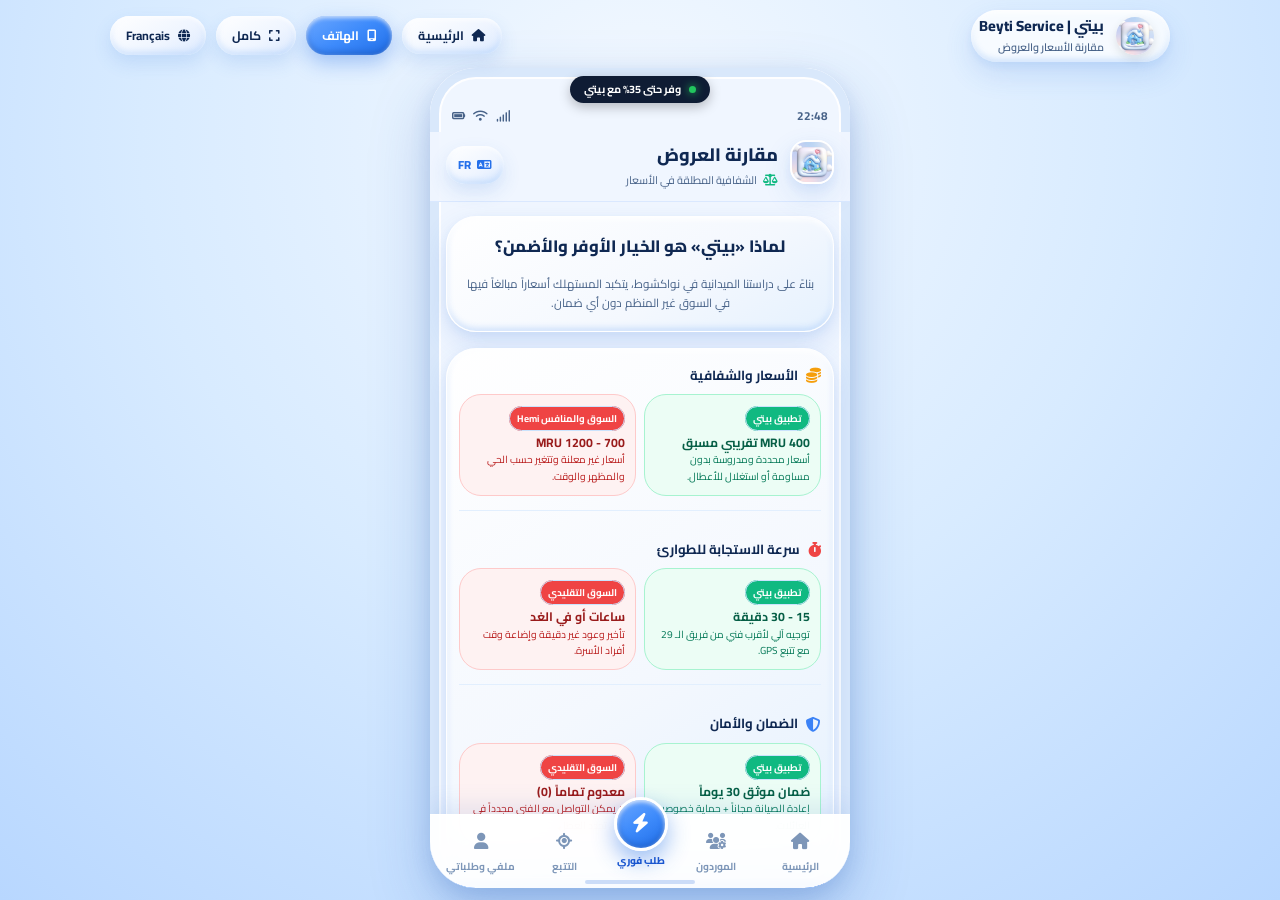
<file: compare.html>
﻿<!DOCTYPE html>
<html lang="ar" dir="rtl">

<head>
  <meta charset="UTF-8">
  <meta name="viewport" content="width=device-width, initial-scale=1.0, maximum-scale=1.0, user-scalable=no">
  <title>مقارنة العروض والأسعار | بيتي - نواكشوط</title>
  
  <link rel="preconnect" href="https://fonts.googleapis.com">
  <link rel="preconnect" href="https://fonts.gstatic.com" crossorigin>
  <link
    href="https://fonts.googleapis.com/css2?family=Cairo:wght@400;500;600;700;800;900&family=Plus+Jakarta+Sans:wght@400;500;600;700;800&display=swap"
    rel="stylesheet">
  <link rel="stylesheet" href="https://cdnjs.cloudflare.com/ajax/libs/font-awesome/6.5.1/css/all.min.css" />
  <link rel="stylesheet" href="style.css">
</head>

<body>

  <aside class="desktop-dock" id="desktopDock">
    <div class="dock-brand">
      <img src="assets/puffy_house.jpg" alt="Beyti Logo" class="dock-logo">
      <div class="dock-info">
        <span class="dock-title">بيتي | Beyti Service</span>
        <span class="dock-tag" data-ar="مقارنة الأسعار والعروض" data-fr="Comparateur d'Offres">مقارنة الأسعار والعروض</span>
      </div>
    </div>
    <div class="dock-actions">
      <a href="home.html" class="dock-btn"><i class="fa-solid fa-house"></i> <span>الرئيسية</span></a>
      <button class="dock-btn active" id="btnPhoneView"><i class="fa-solid fa-mobile-screen"></i> <span>الهاتف</span></button>
      <button class="dock-btn" id="btnFullView"><i class="fa-solid fa-expand"></i> <span>كامل</span></button>
      <button class="dock-btn lang-toggle" id="dockLangBtn"><i class="fa-solid fa-globe"></i> <span id="dockLangLabel">Français</span></button>
    </div>
  </aside>

  <div class="app-viewport-wrapper">
    <main class="mobile-phone-frame" id="phoneFrame">

      <div class="phone-notch">
        <div class="dynamic-island">
          <span class="island-dot pulse"></span>
          <span data-ar="وفر حتى 35% مع بيتي" data-fr="Économisez jusqu'à 35% avec Baiti">وفر حتى 35% مع بيتي</span>
        </div>
      </div>

      <header class="app-status-bar">
        <span class="status-time" id="statusClock">12:45</span>
        <div class="status-icons">
          <i class="fa-solid fa-signal"></i>
          <i class="fa-solid fa-wifi"></i>
          <i class="fa-solid fa-battery-full"></i>
        </div>
      </header>

      <nav class="app-header-nav">
        <div class="brand-row">
          <div class="brand-meta">
            <a href="home.html"><img src="assets/puffy_house.jpg" alt="بيتي" class="app-logo-img"></a>
            <div class="brand-text">
              <h1 class="brand-name" data-ar="مقارنة العروض" data-fr="Comparateur d'Offres">مقارنة العروض</h1>
              <p class="brand-city"><i class="fa-solid fa-scale-balanced" style="color: #10b981;"></i> <span data-ar="الشفافية المطلقة في الأسعار" data-fr="Transparence des Prix">الشفافية المطلقة في الأسعار</span></p>
            </div>
          </div>
          <div class="header-actions">
            <button class="icon-chip lang-chip" id="langSwitchBtn">
              <i class="fa-solid fa-language"></i>
              <span id="currentLangTag">FR</span>
            </button>
          </div>
        </div>
      </nav>

      <div class="app-scroll-body">

        <!-- Intro -->
        <section class="puffy-card" style="text-align: center;">
          <h3 class="section-heading" data-ar="لماذا «بيتي» هو الخيار الأوفر والأضمن؟" data-fr="Pourquoi choisir Baiti ?">لماذا «بيتي» هو الخيار الأوفر والأضمن؟</h3>
          <p style="font-size: 0.78rem; color: var(--text-secondary); margin-top: 6px;"
            data-ar="بناءً على دراستنا الميدانية في نواكشوط، يتكبد المستهلك أسعاراً مبالغاً فيها في السوق غير المنظم دون أي ضمان."
            data-fr="Notre étude à Nouakchott prouve que le marché informel impose des prix élevés sans garantie.">
            بناءً على دراستنا الميدانية في نواكشوط، يتكبد المستهلك أسعاراً مبالغاً فيها في السوق غير المنظم دون أي ضمان.
          </p>
        </section>

        <!-- Detailed Comparison Matrix -->
        <section class="puffy-card" style="padding: 16px 12px;">
          
          <!-- Metric 1: Price -->
          <div style="margin-bottom: 16px; border-bottom: 1px solid #e2effe; padding-bottom: 14px;">
            <div style="display: flex; align-items: center; gap: 8px; margin-bottom: 8px;">
              <i class="fa-solid fa-coins" style="color: #f59e0b;"></i>
              <strong style="font-size: 0.88rem; color: var(--puffy-navy-dark);" data-ar="الأسعار والشفافية" data-fr="Tarification & Transparence">الأسعار والشفافية</strong>
            </div>
            
            <div style="display: grid; grid-template-columns: 1fr 1fr; gap: 8px;">
              <div style="background: #ecfdf5; border: 1.5px solid #a7f3d0; border-radius: var(--radius-md); padding: 10px;">
                <span class="micro-badge" style="background: #10b981; color: #fff;">تطبيق بيتي</span>
                <strong style="display: block; font-size: 0.82rem; color: #065f46; margin-top: 4px;">400 MRU تقريبي مسبق</strong>
                <p style="font-size: 0.68rem; color: #047857;">أسعار محددة ومدروسة بدون مساومة أو استغلال للأعطال.</p>
              </div>

              <div style="background: #fef2f2; border: 1.5px solid #fecaca; border-radius: var(--radius-md); padding: 10px;">
                <span class="micro-badge" style="background: #ef4444; color: #fff;">السوق والمنافس Hemi</span>
                <strong style="display: block; font-size: 0.82rem; color: #991b1b; margin-top: 4px;">700 - 1200 MRU</strong>
                <p style="font-size: 0.68rem; color: #b91c1c;">أسعار غير معلنة وتتغير حسب الحي والمظهر والوقت.</p>
              </div>
            </div>
          </div>

          <!-- Metric 2: Speed -->
          <div style="margin-bottom: 16px; border-bottom: 1px solid #e2effe; padding-bottom: 14px;">
            <div style="display: flex; align-items: center; gap: 8px; margin-bottom: 8px;">
              <i class="fa-solid fa-stopwatch" style="color: #ef4444;"></i>
              <strong style="font-size: 0.88rem; color: var(--puffy-navy-dark);" data-ar="سرعة الاستجابة للطوارئ" data-fr="Rapidité d'intervention">سرعة الاستجابة للطوارئ</strong>
            </div>

            <div style="display: grid; grid-template-columns: 1fr 1fr; gap: 8px;">
              <div style="background: #ecfdf5; border: 1.5px solid #a7f3d0; border-radius: var(--radius-md); padding: 10px;">
                <span class="micro-badge" style="background: #10b981; color: #fff;">تطبيق بيتي</span>
                <strong style="display: block; font-size: 0.82rem; color: #065f46; margin-top: 4px;">15 - 30 دقيقة</strong>
                <p style="font-size: 0.68rem; color: #047857;">توجيه آلي لأقرب فني من فريق الـ 29 مع تتبع GPS.</p>
              </div>

              <div style="background: #fef2f2; border: 1.5px solid #fecaca; border-radius: var(--radius-md); padding: 10px;">
                <span class="micro-badge" style="background: #ef4444; color: #fff;">السوق التقليدي</span>
                <strong style="display: block; font-size: 0.82rem; color: #991b1b; margin-top: 4px;">ساعات أو في الغد</strong>
                <p style="font-size: 0.68rem; color: #b91c1c;">تأخير وعود غير دقيقة وإضاعة وقت أفراد الأسرة.</p>
              </div>
            </div>
          </div>

          <!-- Metric 3: Guarantee -->
          <div>
            <div style="display: flex; align-items: center; gap: 8px; margin-bottom: 8px;">
              <i class="fa-solid fa-shield-halved" style="color: #3b82f6;"></i>
              <strong style="font-size: 0.88rem; color: var(--puffy-navy-dark);" data-ar="الضمان والأمان" data-fr="Garantie & Sécurité">الضمان والأمان</strong>
            </div>

            <div style="display: grid; grid-template-columns: 1fr 1fr; gap: 8px;">
              <div style="background: #ecfdf5; border: 1.5px solid #a7f3d0; border-radius: var(--radius-md); padding: 10px;">
                <span class="micro-badge" style="background: #10b981; color: #fff;">تطبيق بيتي</span>
                <strong style="display: block; font-size: 0.82rem; color: #065f46; margin-top: 4px;">ضمان موثق 30 يوماً</strong>
                <p style="font-size: 0.68rem; color: #047857;">إعادة الصيانة مجاناً + حماية خصوصية العائلات.</p>
              </div>

              <div style="background: #fef2f2; border: 1.5px solid #fecaca; border-radius: var(--radius-md); padding: 10px;">
                <span class="micro-badge" style="background: #ef4444; color: #fff;">السوق التقليدي</span>
                <strong style="display: block; font-size: 0.82rem; color: #991b1b; margin-top: 4px;">معدوم تماماً (0)</strong>
                <p style="font-size: 0.68rem; color: #b91c1c;">لا يمكن التواصل مع الفني مجدداً في حال تجدد العطل.</p>
              </div>
            </div>
          </div>

        </section>

        <!-- CTA Order -->
        <a href="order.html" class="btn-3d btn-glow-primary" style="padding: 14px; width: 100%; font-size: 0.95rem;">
          <i class="fa-solid fa-bolt"></i> <span data-ar="احجز الآن بأفضل سعر مضمون" data-fr="Commander au Meilleur Prix">احجز الآن بأفضل سعر مضمون</span>
        </a>

      </div> <!-- /app-scroll-body -->

      <!-- Fixed 5-Tab Bottom Dock Nav -->
      <nav class="bottom-dock-nav" aria-label="Bottom Navigation">
        <a href="home.html" class="nav-tab-btn">
          <div class="tab-icon-wrap"><i class="fa-solid fa-house"></i></div>
          <span class="tab-label" data-ar="الرئيسية" data-fr="Accueil">الرئيسية</span>
        </a>
        <a href="providers.html" class="nav-tab-btn">
          <div class="tab-icon-wrap"><i class="fa-solid fa-users-gear"></i></div>
          <span class="tab-label" data-ar="الموردون" data-fr="Artisans">الموردون</span>
        </a>
        <a href="order.html" class="nav-tab-center-btn" aria-label="طلب فوري">
          <div class="center-btn-orb"><i class="fa-solid fa-bolt"></i></div>
          <span class="center-btn-label" data-ar="طلب فوري" data-fr="Express">طلب فوري</span>
        </a>
        <a href="tracking.html" class="nav-tab-btn">
          <div class="tab-icon-wrap"><i class="fa-solid fa-location-crosshairs"></i></div>
          <span class="tab-label" data-ar="التتبع" data-fr="Suivi">التتبع</span>
        </a>
        <a href="profile.html" class="nav-tab-btn">
          <div class="tab-icon-wrap"><i class="fa-solid fa-user"></i></div>
          <span class="tab-label" data-ar="ملفي وطلباتي" data-fr="Profil">ملفي وطلباتي</span>
        </a>
      </nav>

      <div class="phone-home-indicator"></div>
    </main>
  </div>

  <div class="toast-hub" id="toastHub"></div>
  <script src="common.js"></script>
</body>

</html>
</file>
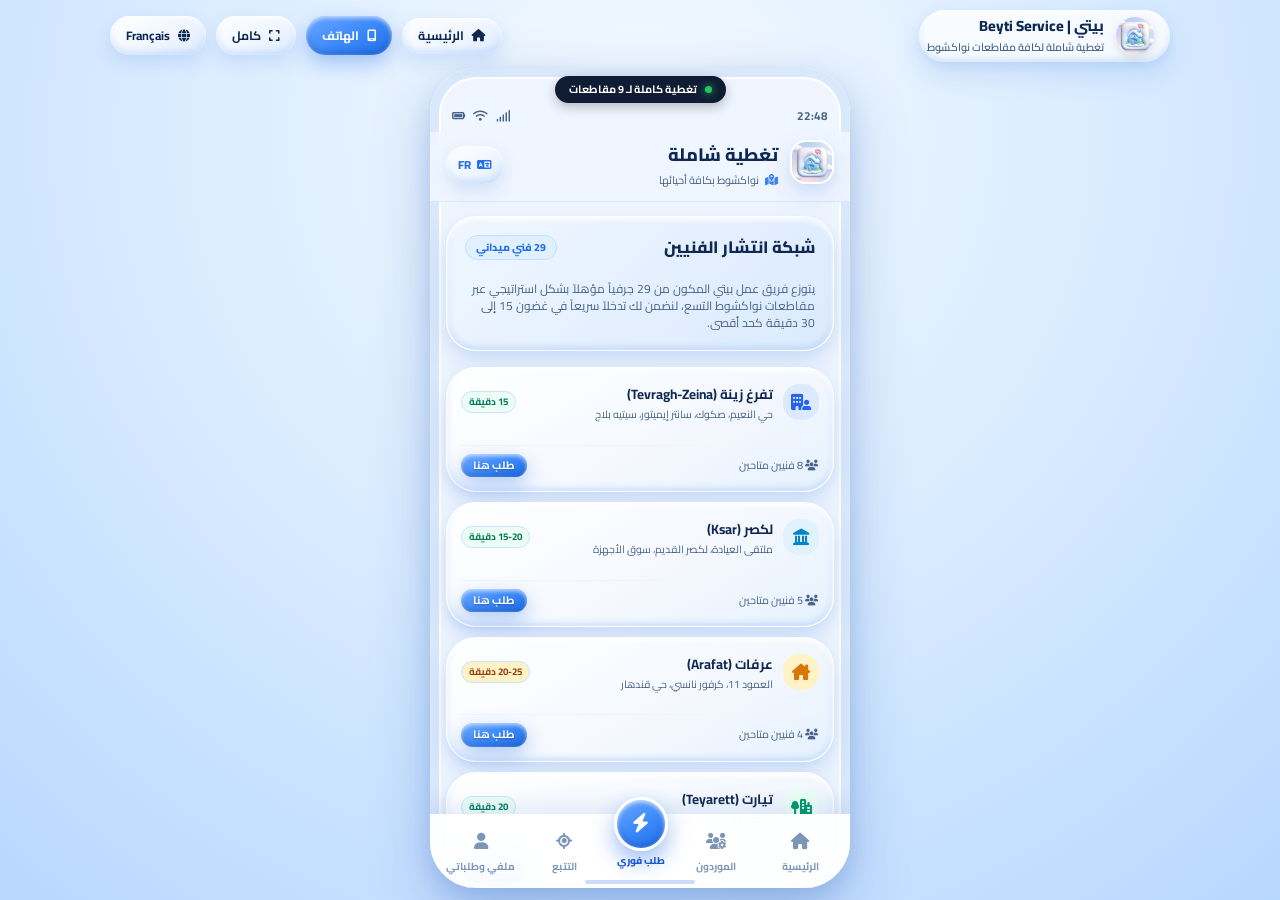
<file: coverage.html>
﻿<!DOCTYPE html>
<html lang="ar" dir="rtl">

<head>
  <meta charset="UTF-8">
  <meta name="viewport" content="width=device-width, initial-scale=1.0, maximum-scale=1.0, user-scalable=no">
  <title>تغطية شاملة | مقاطعات نواكشوط - بيتي</title>
  
  <link rel="preconnect" href="https://fonts.googleapis.com">
  <link rel="preconnect" href="https://fonts.gstatic.com" crossorigin>
  <link
    href="https://fonts.googleapis.com/css2?family=Cairo:wght@400;500;600;700;800;900&family=Plus+Jakarta+Sans:wght@400;500;600;700;800&display=swap"
    rel="stylesheet">
  <link rel="stylesheet" href="https://cdnjs.cloudflare.com/ajax/libs/font-awesome/6.5.1/css/all.min.css" />
  <link rel="stylesheet" href="style.css">
</head>

<body>

  <aside class="desktop-dock" id="desktopDock">
    <div class="dock-brand">
      <img src="assets/puffy_house.jpg" alt="Beyti Logo" class="dock-logo">
      <div class="dock-info">
        <span class="dock-title">بيتي | Beyti Service</span>
        <span class="dock-tag" data-ar="تغطية شاملة لكافة مقاطعات نواكشوط" data-fr="Couverture Globale Nouakchott">تغطية شاملة لكافة مقاطعات نواكشوط</span>
      </div>
    </div>
    <div class="dock-actions">
      <a href="home.html" class="dock-btn"><i class="fa-solid fa-house"></i> <span>الرئيسية</span></a>
      <button class="dock-btn active" id="btnPhoneView"><i class="fa-solid fa-mobile-screen"></i> <span>الهاتف</span></button>
      <button class="dock-btn" id="btnFullView"><i class="fa-solid fa-expand"></i> <span>كامل</span></button>
      <button class="dock-btn lang-toggle" id="dockLangBtn"><i class="fa-solid fa-globe"></i> <span id="dockLangLabel">Français</span></button>
    </div>
  </aside>

  <div class="app-viewport-wrapper">
    <main class="mobile-phone-frame" id="phoneFrame">

      <div class="phone-notch">
        <div class="dynamic-island">
          <span class="island-dot pulse"></span>
          <span data-ar="تغطية كاملة لـ 9 مقاطعات" data-fr="Couverture des 9 Communes">تغطية كاملة لـ 9 مقاطعات</span>
        </div>
      </div>

      <header class="app-status-bar">
        <span class="status-time" id="statusClock">12:45</span>
        <div class="status-icons">
          <i class="fa-solid fa-signal"></i>
          <i class="fa-solid fa-wifi"></i>
          <i class="fa-solid fa-battery-full"></i>
        </div>
      </header>

      <nav class="app-header-nav">
        <div class="brand-row">
          <div class="brand-meta">
            <a href="home.html"><img src="assets/puffy_house.jpg" alt="بيتي" class="app-logo-img"></a>
            <div class="brand-text">
              <h1 class="brand-name" data-ar="تغطية شاملة" data-fr="Couverture Globale">تغطية شاملة</h1>
              <p class="brand-city"><i class="fa-solid fa-map-location-dot" style="color: #3b82f6;"></i> <span data-ar="نواكشوط بكافة أحيائها" data-fr="Tout Nouakchott">نواكشوط بكافة أحيائها</span></p>
            </div>
          </div>
          <div class="header-actions">
            <button class="icon-chip lang-chip" id="langSwitchBtn">
              <i class="fa-solid fa-language"></i>
              <span id="currentLangTag">FR</span>
            </button>
          </div>
        </div>
      </nav>

      <div class="app-scroll-body">

        <!-- Banner Info -->
        <section class="puffy-card" style="background: linear-gradient(135deg, #eff6ff 0%, #dbeafe 100%);">
          <div class="section-title-row" style="margin-bottom: 8px;">
            <h3 class="section-heading" data-ar="شبكة انتشار الفنيين" data-fr="Réseau des Techniciens">شبكة انتشار الفنيين</h3>
            <span class="badge-count" data-ar="29 فني ميداني" data-fr="29 Professionnels">29 فني ميداني</span>
          </div>
          <p style="font-size: 0.8rem; color: var(--text-secondary); line-height: 1.45;"
            data-ar="يتوزع فريق عمل بيتي المكون من 29 حِرفياً مؤهلاً بشكل استراتيجي عبر مقاطعات نواكشوط التسع، لنضمن لك تدخلاً سريعاً في غضون 15 إلى 30 دقيقة كحد أقصى."
            data-fr="Nos 29 artisans qualifiés sont stratégiquement répartis dans les 9 moughataas pour garantir une intervention en moins de 30 minutes.">
            يتوزع فريق عمل بيتي المكون من 29 حِرفياً مؤهلاً بشكل استراتيجي عبر مقاطعات نواكشوط التسع، لنضمن لك تدخلاً سريعاً في غضون 15 إلى 30 دقيقة كحد أقصى.
          </p>
        </section>

        <!-- 9 Moughataas Cards -->
        <div style="display: flex; flex-direction: column; gap: 10px;">

          <!-- 1. Tevragh-Zeina -->
          <div class="puffy-card" style="padding: 14px;">
            <div style="display: flex; align-items: center; justify-content: space-between;">
              <div style="display: flex; align-items: center; gap: 10px;">
                <div style="width: 36px; height: 36px; border-radius: var(--radius-sm); background: #dbeafe; color: #2563eb; display: flex; align-items: center; justify-content: center; font-size: 1.1rem;">
                  <i class="fa-solid fa-building-user"></i>
                </div>
                <div>
                  <strong style="font-size: 0.9rem; color: var(--puffy-navy-dark);">تفرغ زينة (Tevragh-Zeina)</strong>
                  <small style="display: block; font-size: 0.7rem; color: var(--text-secondary);">حي النعيم، صكوك، سانتر إيميتور، سيتيه بلاج</small>
                </div>
              </div>
              <span class="micro-badge" style="background: #ecfdf5; color: #047857;">15 دقيقة</span>
            </div>
            <div style="display: flex; align-items: center; justify-content: space-between; margin-top: 10px; border-top: 1px solid #f1f5f9; padding-top: 8px;">
              <span style="font-size: 0.72rem; color: var(--text-secondary);"><i class="fa-solid fa-users"></i> 8 فنيين متاحين</span>
              <a href="order.html?district=tevragh-zeina" class="btn-3d btn-glow-primary" style="padding: 4px 12px; font-size: 0.72rem;">طلب هنا</a>
            </div>
          </div>

          <!-- 2. Ksar -->
          <div class="puffy-card" style="padding: 14px;">
            <div style="display: flex; align-items: center; justify-content: space-between;">
              <div style="display: flex; align-items: center; gap: 10px;">
                <div style="width: 36px; height: 36px; border-radius: var(--radius-sm); background: #e0f2fe; color: #0284c7; display: flex; align-items: center; justify-content: center; font-size: 1.1rem;">
                  <i class="fa-solid fa-landmark"></i>
                </div>
                <div>
                  <strong style="font-size: 0.9rem; color: var(--puffy-navy-dark);">لكصر (Ksar)</strong>
                  <small style="display: block; font-size: 0.7rem; color: var(--text-secondary);">ملتقى العيادة، لكصر القديم، سوق الأجهزة</small>
                </div>
              </div>
              <span class="micro-badge" style="background: #ecfdf5; color: #047857;">15-20 دقيقة</span>
            </div>
            <div style="display: flex; align-items: center; justify-content: space-between; margin-top: 10px; border-top: 1px solid #f1f5f9; padding-top: 8px;">
              <span style="font-size: 0.72rem; color: var(--text-secondary);"><i class="fa-solid fa-users"></i> 5 فنيين متاحين</span>
              <a href="order.html?district=ksar" class="btn-3d btn-glow-primary" style="padding: 4px 12px; font-size: 0.72rem;">طلب هنا</a>
            </div>
          </div>

          <!-- 3. Arafat -->
          <div class="puffy-card" style="padding: 14px;">
            <div style="display: flex; align-items: center; justify-content: space-between;">
              <div style="display: flex; align-items: center; gap: 10px;">
                <div style="width: 36px; height: 36px; border-radius: var(--radius-sm); background: #fef3c7; color: #d97706; display: flex; align-items: center; justify-content: center; font-size: 1.1rem;">
                  <i class="fa-solid fa-house-chimney"></i>
                </div>
                <div>
                  <strong style="font-size: 0.9rem; color: var(--puffy-navy-dark);">عرفات (Arafat)</strong>
                  <small style="display: block; font-size: 0.7rem; color: var(--text-secondary);">العمود 11، كرفور نانسي، حي قندهار</small>
                </div>
              </div>
              <span class="micro-badge" style="background: #fef3c7; color: #92400e;">20-25 دقيقة</span>
            </div>
            <div style="display: flex; align-items: center; justify-content: space-between; margin-top: 10px; border-top: 1px solid #f1f5f9; padding-top: 8px;">
              <span style="font-size: 0.72rem; color: var(--text-secondary);"><i class="fa-solid fa-users"></i> 4 فنيين متاحين</span>
              <a href="order.html?district=arafat" class="btn-3d btn-glow-primary" style="padding: 4px 12px; font-size: 0.72rem;">طلب هنا</a>
            </div>
          </div>

          <!-- 4. Teyarett -->
          <div class="puffy-card" style="padding: 14px;">
            <div style="display: flex; align-items: center; justify-content: space-between;">
              <div style="display: flex; align-items: center; gap: 10px;">
                <div style="width: 36px; height: 36px; border-radius: var(--radius-sm); background: #ecfdf5; color: #059669; display: flex; align-items: center; justify-content: center; font-size: 1.1rem;">
                  <i class="fa-solid fa-tree-city"></i>
                </div>
                <div>
                  <strong style="font-size: 0.9rem; color: var(--puffy-navy-dark);">تيارت (Teyarett)</strong>
                  <small style="display: block; font-size: 0.7rem; color: var(--text-secondary);">كرفور تيارت، عين الطلح، طريق المطار القديم</small>
                </div>
              </div>
              <span class="micro-badge" style="background: #ecfdf5; color: #047857;">20 دقيقة</span>
            </div>
            <div style="display: flex; align-items: center; justify-content: space-between; margin-top: 10px; border-top: 1px solid #f1f5f9; padding-top: 8px;">
              <span style="font-size: 0.72rem; color: var(--text-secondary);"><i class="fa-solid fa-users"></i> 3 فنيين متاحين</span>
              <a href="order.html?district=teyarett" class="btn-3d btn-glow-primary" style="padding: 4px 12px; font-size: 0.72rem;">طلب هنا</a>
            </div>
          </div>

          <!-- 5. Dar-Naim & Toujounine -->
          <div class="puffy-card" style="padding: 14px;">
            <div style="display: flex; align-items: center; justify-content: space-between;">
              <div style="display: flex; align-items: center; gap: 10px;">
                <div style="width: 36px; height: 36px; border-radius: var(--radius-sm); background: #f3e8ff; color: #9333ea; display: flex; align-items: center; justify-content: center; font-size: 1.1rem;">
                  <i class="fa-solid fa-city"></i>
                </div>
                <div>
                  <strong style="font-size: 0.9rem; color: var(--puffy-navy-dark);">دار النعيم وتوجنين (Dar-Naim & Toujounine)</strong>
                  <small style="display: block; font-size: 0.7rem; color: var(--text-secondary);">شارع المقاومة، تنويش، حي الزهور</small>
                </div>
              </div>
              <span class="micro-badge" style="background: #fef3c7; color: #92400e;">25-30 دقيقة</span>
            </div>
            <div style="display: flex; align-items: center; justify-content: space-between; margin-top: 10px; border-top: 1px solid #f1f5f9; padding-top: 8px;">
              <span style="font-size: 0.72rem; color: var(--text-secondary);"><i class="fa-solid fa-users"></i> 4 فنيين متاحين</span>
              <a href="order.html?district=dar-naim" class="btn-3d btn-glow-primary" style="padding: 4px 12px; font-size: 0.72rem;">طلب هنا</a>
            </div>
          </div>

          <!-- 6. Sebkha, El Mina & Riad -->
          <div class="puffy-card" style="padding: 14px;">
            <div style="display: flex; align-items: center; justify-content: space-between;">
              <div style="display: flex; align-items: center; gap: 10px;">
                <div style="width: 36px; height: 36px; border-radius: var(--radius-sm); background: #fee2e2; color: #dc2626; display: flex; align-items: center; justify-content: center; font-size: 1.1rem;">
                  <i class="fa-solid fa-ship"></i>
                </div>
                <div>
                  <strong style="font-size: 0.9rem; color: var(--puffy-navy-dark);">السبخة، الميناء والرياض (Sebkha & Riad)</strong>
                  <small style="display: block; font-size: 0.7rem; color: var(--text-secondary);">السنتر كوميرسيال، الكلم 7، ميناء الصداقة</small>
                </div>
              </div>
              <span class="micro-badge" style="background: #ecfdf5; color: #047857;">20-25 دقيقة</span>
            </div>
            <div style="display: flex; align-items: center; justify-content: space-between; margin-top: 10px; border-top: 1px solid #f1f5f9; padding-top: 8px;">
              <span style="font-size: 0.72rem; color: var(--text-secondary);"><i class="fa-solid fa-users"></i> 5 فنيين متاحين</span>
              <a href="order.html?district=sebkha" class="btn-3d btn-glow-primary" style="padding: 4px 12px; font-size: 0.72rem;">طلب هنا</a>
            </div>
          </div>

        </div>

      </div> <!-- /app-scroll-body -->

      <!-- Fixed 5-Tab Bottom Dock Nav -->
      <nav class="bottom-dock-nav" aria-label="Bottom Navigation">
        <a href="home.html" class="nav-tab-btn">
          <div class="tab-icon-wrap"><i class="fa-solid fa-house"></i></div>
          <span class="tab-label" data-ar="الرئيسية" data-fr="Accueil">الرئيسية</span>
        </a>
        <a href="providers.html" class="nav-tab-btn">
          <div class="tab-icon-wrap"><i class="fa-solid fa-users-gear"></i></div>
          <span class="tab-label" data-ar="الموردون" data-fr="Artisans">الموردون</span>
        </a>
        <a href="order.html" class="nav-tab-center-btn" aria-label="طلب فوري">
          <div class="center-btn-orb"><i class="fa-solid fa-bolt"></i></div>
          <span class="center-btn-label" data-ar="طلب فوري" data-fr="Express">طلب فوري</span>
        </a>
        <a href="tracking.html" class="nav-tab-btn">
          <div class="tab-icon-wrap"><i class="fa-solid fa-location-crosshairs"></i></div>
          <span class="tab-label" data-ar="التتبع" data-fr="Suivi">التتبع</span>
        </a>
        <a href="profile.html" class="nav-tab-btn">
          <div class="tab-icon-wrap"><i class="fa-solid fa-user"></i></div>
          <span class="tab-label" data-ar="ملفي وطلباتي" data-fr="Profil">ملفي وطلباتي</span>
        </a>
      </nav>

      <div class="phone-home-indicator"></div>
    </main>
  </div>

  <div class="toast-hub" id="toastHub"></div>
  <script src="common.js"></script>
</body>

</html>
</file>
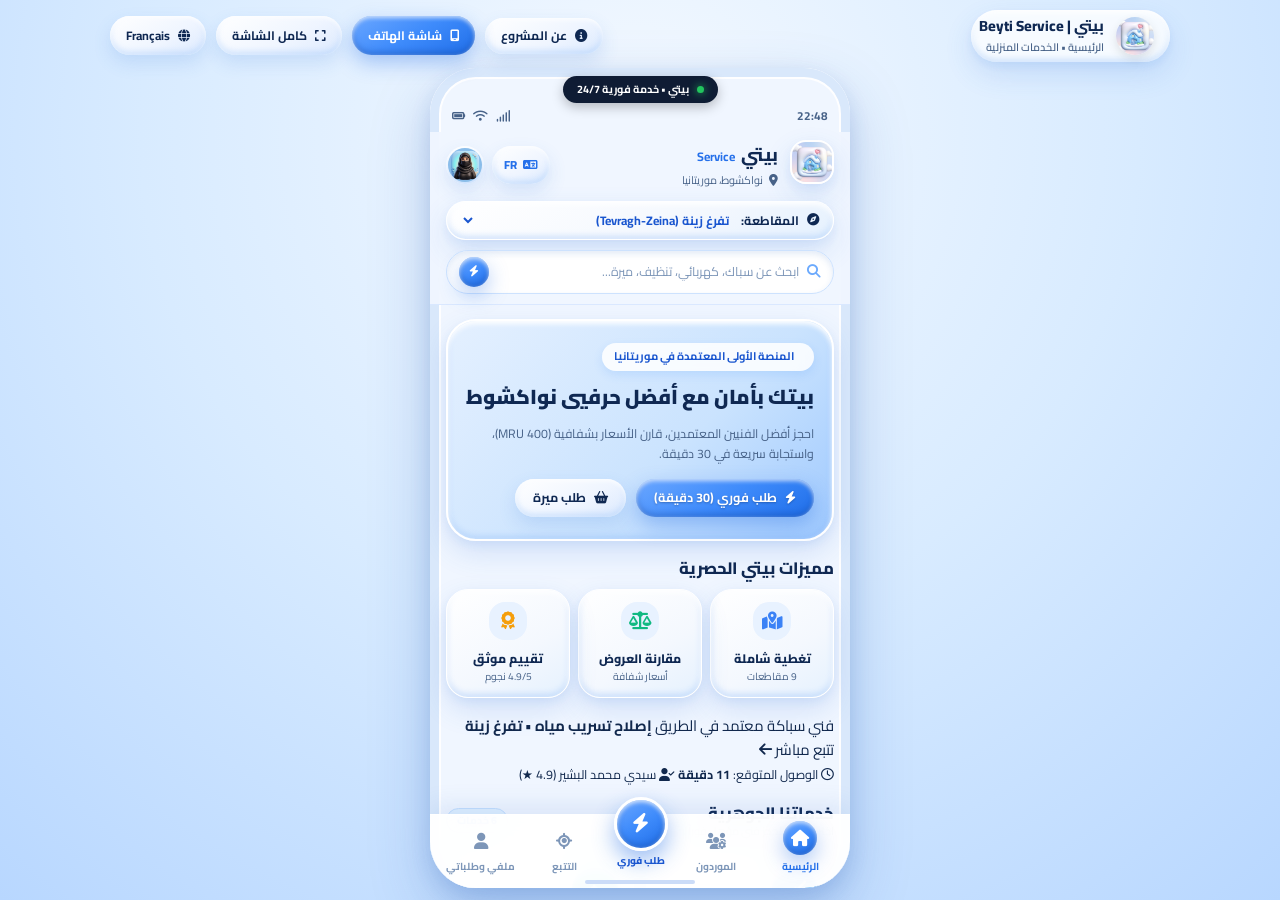
<file: home.html>
﻿<!DOCTYPE html>
<html lang="ar" dir="rtl">

<head>
  <meta charset="UTF-8">
  <meta name="viewport" content="width=device-width, initial-scale=1.0, maximum-scale=1.0, user-scalable=no">
  <title>الرئيسية | بيتي للخدمات المنزلية - نواكشوط</title>
  
  <link rel="preconnect" href="https://fonts.googleapis.com">
  <link rel="preconnect" href="https://fonts.gstatic.com" crossorigin>
  <link
    href="https://fonts.googleapis.com/css2?family=Cairo:wght@400;500;600;700;800;900&family=Plus+Jakarta+Sans:wght@400;500;600;700;800&display=swap"
    rel="stylesheet">
  <link rel="stylesheet" href="https://cdnjs.cloudflare.com/ajax/libs/font-awesome/6.5.1/css/all.min.css" />
  <link rel="stylesheet" href="style.css">
</head>

<body>

  <!-- Desktop Presentation Controls -->
  <aside class="desktop-dock" id="desktopDock">
    <div class="dock-brand">
      <img src="assets/puffy_house.jpg" alt="Beyti Logo" class="dock-logo">
      <div class="dock-info">
        <span class="dock-title">بيتي | Beyti Service</span>
        <span class="dock-tag" data-ar="الرئيسية • الخدمات المنزلية" data-fr="Accueil • Services à Domicile">الرئيسية • الخدمات المنزلية</span>
      </div>
    </div>
    <div class="dock-actions">
      <a href="index.html" class="dock-btn" title="صفحة المشروع التعريفية">
        <i class="fa-solid fa-circle-info"></i> <span data-ar="عن المشروع" data-fr="À Propos">عن المشروع</span>
      </a>
      <button class="dock-btn active" id="btnPhoneView">
        <i class="fa-solid fa-mobile-screen"></i> <span data-ar="شاشة الهاتف" data-fr="Mode Mobile">شاشة الهاتف</span>
      </button>
      <button class="dock-btn" id="btnFullView">
        <i class="fa-solid fa-expand"></i> <span data-ar="كامل الشاشة" data-fr="Plein Écran">كامل الشاشة</span>
      </button>
      <button class="dock-btn lang-toggle" id="dockLangBtn">
        <i class="fa-solid fa-globe"></i> <span id="dockLangLabel">Français</span>
      </button>
    </div>
  </aside>

  <!-- App Viewport -->
  <div class="app-viewport-wrapper">
    <main class="mobile-phone-frame" id="phoneFrame">

      <!-- Notch & Dynamic Island -->
      <div class="phone-notch">
        <div class="dynamic-island">
          <span class="island-dot pulse"></span>
          <span data-ar="بيتي • خدمة فورية 24/7" data-fr="Beyti • Disponible 24/7">بيتي • خدمة فورية 24/7</span>
        </div>
      </div>

      <!-- Status Bar -->
      <header class="app-status-bar">
        <span class="status-time" id="statusClock">12:45</span>
        <div class="status-icons">
          <i class="fa-solid fa-signal"></i>
          <i class="fa-solid fa-wifi"></i>
          <i class="fa-solid fa-battery-full"></i>
        </div>
      </header>

      <!-- App Header Nav -->
      <nav class="app-header-nav">
        <div class="brand-row">
          <div class="brand-meta">
            <a href="index.html"><img src="assets/puffy_house.jpg" alt="بيتي - Beyti" class="app-logo-img"></a>
            <div class="brand-text">
              <h1 class="brand-name">بيتي <span>Service</span></h1>
              <p class="brand-city"><i class="fa-solid fa-location-dot"></i> <span data-ar="نواكشوط، موريتانيا" data-fr="Nouakchott, Mauritanie">نواكشوط، موريتانيا</span></p>
            </div>
          </div>
          <div class="header-actions">
            <button class="icon-chip lang-chip" id="langSwitchBtn">
              <i class="fa-solid fa-language"></i>
              <span id="currentLangTag">FR</span>
            </button>
            <a href="profile.html" class="icon-chip" style="overflow: hidden; padding: 2px;">
              <img src="assets/niqabi_avatar.jpg" alt="Profile" style="width: 100%; height: 100%; border-radius: 50%; object-fit: cover;">
            </a>
          </div>
        </div>

        <!-- Moughataa District Selector -->
        <div class="moughataa-selector-bar">
          <div class="location-pill-3d">
            <i class="fa-solid fa-compass pulse-icon"></i>
            <span style="font-weight: 700;" data-ar="المقاطعة:" data-fr="Zone :">المقاطعة:</span>
            <select id="moughataaSelect" class="moughataa-dropdown">
              <option value="tevragh-zeina" selected>تفرغ زينة (Tevragh-Zeina)</option>
              <option value="ksar">لكصر (Ksar)</option>
              <option value="arafat">عرفات (Arafat)</option>
              <option value="teyarett">تيارت (Teyarett)</option>
              <option value="dar-naim">دار النعيم (Dar-Naim)</option>
              <option value="toujounine">توجنين (Toujounine)</option>
              <option value="riad">الرياض (Riad)</option>
              <option value="sebkha">السبخة (Sebkha)</option>
              <option value="el-mina">الميناء (El Mina)</option>
            </select>
          </div>
        </div>

        <!-- Search Input -->
        <div class="search-section-3d">
          <div class="search-input-wrap">
            <i class="fa-solid fa-magnifying-glass search-icon"></i>
            <input type="text" id="serviceSearchInput" placeholder="ابحث عن سباك، كهربائي، تنظيف، ميرة..." data-ar="ابحث عن سباك، كهربائي، تنظيف، ميرة..." data-fr="Rechercher plombier, électricien, nettoyage, courses...">
            <a href="order.html" class="filter-badge-btn" title="طلب فوري"><i class="fa-solid fa-bolt"></i></a>
          </div>
        </div>
      </nav>

      <!-- Scroll Body -->
      <div class="app-scroll-body">

        <!-- 3D Hero Card -->
        <section class="hero-3d-card">
          <div class="hero-badge-pill">
            <span class="live-dot"></span>
            <span data-ar="المنصة الأولى المعتمدة في موريتانيا" data-fr="1ère Plateforme Agréée en Mauritanie">المنصة الأولى المعتمدة في موريتانيا</span>
          </div>
          <h2 class="hero-title" data-ar="بيتك بأمان مع أفضل حرفيي نواكشوط" data-fr="Votre maison entre de bonnes mains">بيتك بأمان مع أفضل حرفيي نواكشوط</h2>
          <p class="hero-desc" data-ar="احجز أفضل الفنيين المعتمدين، قارن الأسعار بشفافية (400 MRU)، واستجابة سريعة في 30 دقيقة." data-fr="Réservez des techniciens certifiés, comparez les prix (400 MRU) et intervention en 30 min.">احجز أفضل الفنيين المعتمدين، قارن الأسعار بشفافية (400 MRU)، واستجابة سريعة في 30 دقيقة.</p>

          <div class="hero-btn-row">
            <a href="order.html" class="btn-3d btn-glow-primary">
              <i class="fa-solid fa-bolt"></i> <span data-ar="طلب فوري (30 دقيقة)" data-fr="Demande Express">طلب فوري (30 دقيقة)</span>
            </a>
            <a href="order.html?service=meera" class="btn-3d btn-glass">
              <i class="fa-solid fa-basket-shopping"></i> <span data-ar="طلب ميرة" data-fr="Courses & Provisions">طلب ميرة</span>
            </a>
          </div>
        </section>

        <!-- 3 Highlight Features Linked to Dedicated Pages -->
        <section>
          <div class="section-title-row" style="margin-bottom: 10px;">
            <h3 class="section-heading" data-ar="مميزات بيتي الحصرية" data-fr="Avantages Exclusifs">مميزات بيتي الحصرية</h3>
          </div>
          <div class="features-ticker-3d" style="grid-template-columns: repeat(3, 1fr); gap: 8px;">
            <!-- 1. تغطية شاملة -->
            <a href="coverage.html" class="ticker-chip" style="flex-direction: column; text-align: center; padding: 12px 6px;">
              <i class="fa-solid fa-map-location-dot" style="margin: 0 auto; color: #3b82f6;"></i>
              <div>
                <strong data-ar="تغطية شاملة" data-fr="Couverture">تغطية شاملة</strong>
                <small data-ar="9 مقاطعات" data-fr="9 zones">9 مقاطعات</small>
              </div>
            </a>
            <!-- 2. مقارنة العروض -->
            <a href="compare.html" class="ticker-chip" style="flex-direction: column; text-align: center; padding: 12px 6px;">
              <i class="fa-solid fa-scale-balanced" style="margin: 0 auto; color: #10b981;"></i>
              <div>
                <strong data-ar="مقارنة العروض" data-fr="Comparer">مقارنة العروض</strong>
                <small data-ar="أسعار شفافة" data-fr="Prix clairs">أسعار شفافة</small>
              </div>
            </a>
            <!-- 3. تقييم موثق -->
            <a href="reviews.html" class="ticker-chip" style="flex-direction: column; text-align: center; padding: 12px 6px;">
              <i class="fa-solid fa-award" style="margin: 0 auto; color: #f59e0b;"></i>
              <div>
                <strong data-ar="تقييم موثق" data-fr="Avis Vérifiés">تقييم موثق</strong>
                <small data-ar="4.9/5 نجوم" data-fr="4.9/5 étoiles">4.9/5 نجوم</small>
              </div>
            </a>
          </div>
        </section>

        <!-- Active Tracker Preview Teaser -->
        <section class="active-order-preview-card">
          <div class="order-preview-header">
            <div class="order-pulse-indicator">
              <span class="ping-circle"></span>
              <span class="ping-core"></span>
            </div>
            <div class="order-header-info">
              <span class="order-state-tag" data-ar="فني سباكة معتمد في الطريق" data-fr="Technicien en route">فني سباكة معتمد في الطريق</span>
              <strong class="order-serv-name">إصلاح تسريب مياه • تفرغ زينة</strong>
            </div>
            <a href="tracking.html" class="track-btn-mini">
              <span data-ar="تتبع مباشر" data-fr="Suivre">تتبع مباشر</span> <i class="fa-solid fa-arrow-left flip-ltr"></i>
            </a>
          </div>
          <div class="order-progress-track">
            <div class="progress-bar-fill" style="width: 65%;"></div>
          </div>
          <div class="order-eta-row">
            <small><i class="fa-regular fa-clock"></i> <span data-ar="الوصول المتوقع:" data-fr="Arrivée :">الوصول:</span> <strong>11 دقيقة</strong></small>
            <small><i class="fa-solid fa-user-check"></i> سيدي محمد البشير (4.9 ★)</small>
          </div>
        </section>

        <!-- The 6 Core 3D Service Cards -->
        <section>
          <div class="section-title-row" style="margin-bottom: 12px;">
            <div>
              <h3 class="section-heading" data-ar="خدماتنا الجوهرية" data-fr="Nos Services Principaux">خدماتنا الجوهرية</h3>
              <p class="section-subheading" data-ar="اختر الخدمة لحجز فني مؤهل فوراً" data-fr="Choisissez un service pour réservation immédiate">اختر الخدمة لحجز فني مؤهل فوراً</p>
            </div>
            <span class="badge-count" data-ar="6 خدمات" data-fr="6 Services">6 خدمات</span>
          </div>

          <div class="services-grid-3d">
            <!-- 1. Cleaning -->
            <article class="service-card-3d" onclick="window.location.href='order.html?service=cleaning'">
              <div class="card-top-icon clean-gradient"><i class="fa-solid fa-broom"></i></div>
              <div>
                <span class="card-category" data-ar="نظافة متكاملة" data-fr="Nettoyage">نظافة متكاملة</span>
                <h4 class="card-title" data-ar="التنظيف (Nettoyage)" data-fr="Nettoyage Complet">التنظيف (Nettoyage)</h4>
                <p class="card-desc" data-ar="تنظيف منازل وشقق ومكاتب بأحدث معدات التعقيم." data-fr="Ménage complet, désinfection et lavage tapis.">تنظيف منازل وشقق ومكاتب بأحدث معدات التعقيم.</p>
              </div>
              <div class="card-meta">
                <span class="price-estimate"><span data-ar="من" data-fr="Dès">من</span> <strong>400 MRU</strong></span>
                <span class="rating-mini"><i class="fa-solid fa-star"></i> 4.9</span>
              </div>
              <a href="order.html?service=cleaning" class="btn-card-action">
                <span data-ar="طلب فوري" data-fr="Réserver">طلب فوري</span> <i class="fa-solid fa-chevron-left flip-ltr"></i>
              </a>
            </article>

            <!-- 2. Plumbing -->
            <article class="service-card-3d" onclick="window.location.href='order.html?service=plumbing'">
              <div class="card-top-icon plumb-gradient"><i class="fa-solid fa-faucet-drip"></i></div>
              <div>
                <span class="card-category" data-ar="مياه وتسريبات" data-fr="Plomberie">مياه وتسريبات</span>
                <h4 class="card-title" data-ar="السباكة (Plomberie)" data-fr="Plomberie & Fuites">السباكة (Plomberie)</h4>
                <p class="card-desc" data-ar="إصلاح التسريبات وصيانة الخزانات وسخانات المياه." data-fr="Réparation fuites d'eau et chauffe-eau.">إصلاح التسريبات وصيانة الخزانات وسخانات المياه.</p>
              </div>
              <div class="card-meta">
                <span class="price-estimate"><span data-ar="من" data-fr="Dès">من</span> <strong>350 MRU</strong></span>
                <span class="rating-mini"><i class="fa-solid fa-star"></i> 4.9</span>
              </div>
              <a href="order.html?service=plumbing" class="btn-card-action">
                <span data-ar="طلب فوري" data-fr="Réserver">طلب فوري</span> <i class="fa-solid fa-chevron-left flip-ltr"></i>
              </a>
            </article>

            <!-- 3. Electricity -->
            <article class="service-card-3d" onclick="window.location.href='order.html?service=electricity'">
              <div class="card-top-icon electric-gradient"><i class="fa-solid fa-bolt-lightning"></i></div>
              <div>
                <span class="card-category" data-ar="أعطال وتمديدات" data-fr="Électricité">أعطال وتمديدات</span>
                <h4 class="card-title" data-ar="الكهرباء (Électricité)" data-fr="Électricité Générale">الكهرباء (Électricité)</h4>
                <p class="card-desc" data-ar="فحص القواطع، صيانة الإضاءة والمولدات والأنظمة." data-fr="Dépannage court-circuit, éclairage et tableaux.">فحص القواطع، صيانة الإضاءة والمولدات والأنظمة.</p>
              </div>
              <div class="card-meta">
                <span class="price-estimate"><span data-ar="من" data-fr="Dès">من</span> <strong>400 MRU</strong></span>
                <span class="rating-mini"><i class="fa-solid fa-star"></i> 4.8</span>
              </div>
              <a href="order.html?service=electricity" class="btn-card-action">
                <span data-ar="طلب فوري" data-fr="Réserver">طلب فوري</span> <i class="fa-solid fa-chevron-left flip-ltr"></i>
              </a>
            </article>

            <!-- 4. Maintenance -->
            <article class="service-card-3d" onclick="window.location.href='order.html?service=maintenance'">
              <div class="card-top-icon maint-gradient"><i class="fa-solid fa-screwdriver-wrench"></i></div>
              <div>
                <span class="card-category" data-ar="صيانة وترميم" data-fr="Entretien">صيانة وترميم</span>
                <h4 class="card-title" data-ar="الصيانة (Maintenance)" data-fr="Maintenance & Climatisation">الصيانة (Maintenance)</h4>
                <p class="card-desc" data-ar="صيانة المكيفات والأجهزة الكهرومنزلية والنجارة." data-fr="Réparation climatiseurs, électroménager et meubles.">صيانة المكيفات والأجهزة الكهرومنزلية والنجارة.</p>
              </div>
              <div class="card-meta">
                <span class="price-estimate"><span data-ar="من" data-fr="Dès">من</span> <strong>450 MRU</strong></span>
                <span class="rating-mini"><i class="fa-solid fa-star"></i> 4.9</span>
              </div>
              <a href="order.html?service=maintenance" class="btn-card-action">
                <span data-ar="طلب فوري" data-fr="Réserver">طلب فوري</span> <i class="fa-solid fa-chevron-left flip-ltr"></i>
              </a>
            </article>

            <!-- 5. Transport -->
            <article class="service-card-3d" onclick="window.location.href='order.html?service=transport'">
              <div class="card-top-icon trans-gradient"><i class="fa-solid fa-truck-ramp-box"></i></div>
              <div>
                <span class="card-category" data-ar="نقل وترحيل" data-fr="Déménagement">نقل وترحيل</span>
                <h4 class="card-title" data-ar="النقل (Transport)" data-fr="Transport & Déménagement">النقل (Transport)</h4>
                <p class="card-desc" data-ar="ترحيل أثاث وبضائع بين مقاطعات نواكشوط بأمان." data-fr="Déménagement sécurisé et transport de meubles.">ترحيل أثاث وبضائع بين مقاطعات نواكشوط بأمان.</p>
              </div>
              <div class="card-meta">
                <span class="price-estimate"><span data-ar="من" data-fr="Dès">من</span> <strong>600 MRU</strong></span>
                <span class="rating-mini"><i class="fa-solid fa-star"></i> 4.8</span>
              </div>
              <a href="order.html?service=transport" class="btn-card-action">
                <span data-ar="طلب فوري" data-fr="Réserver">طلب فوري</span> <i class="fa-solid fa-chevron-left flip-ltr"></i>
              </a>
            </article>

            <!-- 6. Special Meera Card (Full Width) -->
            <article class="service-card-3d special-meera-card" onclick="window.location.href='order.html?service=meera'">
              <div class="meera-banner-row">
                <img src="assets/meera.jpg" alt="طلب ميرة" class="meera-thumb">
                <div style="flex: 1;">
                  <span class="card-category" style="color: #f97316;" data-ar="توصيل المؤونة والبقالة" data-fr="Courses & Marché">توصيل المؤونة والبقالة</span>
                  <h4 class="card-title" data-ar="طلب ميرة (Courses & Meera)" data-fr="Service Meera (Courses)">طلب ميرة (Courses & Meera)</h4>
                  <p class="card-desc" data-ar="مندوب يتسوق لك من سوق العاصمة أو البقالات ويسلمها لبابك مع فاتورة الشراء." data-fr="Un coursier fait vos courses au marché et livre avec facture.">مندوب يتسوق لك من سوق العاصمة أو البقالات ويسلمها لبابك مع فاتورة الشراء.</p>
                </div>
              </div>
              <div class="card-meta">
                <span class="price-estimate" style="font-size: 0.72rem; color: #c2410c;"><i class="fa-solid fa-receipt"></i> <span data-ar="فاتورة رسمية + رسوم توصيل رمزية" data-fr="Facture d'achat + frais minimes">فاتورة رسمية + رسوم رمزية</span></span>
                <span class="rating-mini"><i class="fa-solid fa-fire" style="color: #f97316;"></i> حصرية</span>
              </div>
              <a href="order.html?service=meera" class="btn-card-action" style="background: linear-gradient(150deg, #fb923c, #ea580c);">
                <span data-ar="طلب ميرة الآن" data-fr="Commander Meera">طلب ميرة الآن</span> <i class="fa-solid fa-chevron-left flip-ltr"></i>
              </a>
            </article>
          </div>
        </section>

        <!-- Top Available Providers Teaser -->
        <section class="puffy-card">
          <div class="section-title-row" style="margin-bottom: 12px;">
            <div>
              <h3 class="section-heading" data-ar="أبرز الفنيين المتاحين الآن" data-fr="Artisans Disponibles">أبرز الفنيين المتاحين الآن</h3>
              <p class="section-subheading" data-ar="ضمن فريق الـ 29 عاملاً المؤهلين في نواكشوط" data-fr="Parmi nos 29 professionnels qualifiés">ضمن فريق الـ 29 عاملاً المؤهلين</p>
            </div>
            <a href="providers.html" class="badge-count" style="text-decoration: none;" data-ar="عرض الكل (29)" data-fr="Voir Tout (29)">عرض الكل (29)</a>
          </div>

          <div style="display: flex; flex-direction: column; gap: 10px;">
            <!-- Tech 1 -->
            <div class="provider-card-3d">
              <div class="provider-header">
                <img src="assets/puffy_artisan.jpg" alt="سيدي محمد" class="provider-avatar">
                <div class="provider-info">
                  <div class="provider-name-row">
                    <span class="provider-name">سيدي محمد البشير</span>
                    <span class="provider-rating"><i class="fa-solid fa-star"></i> 4.95</span>
                  </div>
                  <span class="provider-craft">سباكة وإصلاح تسريبات • تفرغ زينة</span>
                  <div class="provider-badges-row">
                    <span class="micro-badge">معتمد من بيتي</span>
                    <span class="micro-badge">650+ مهمة</span>
                  </div>
                </div>
              </div>
              <div class="provider-footer">
                <span class="provider-price">400 MRU</span>
                <div class="provider-actions">
                  <a href="order.html?tech=sidi" class="btn-card-action" style="padding: 6px 14px; width: auto;" data-ar="طلب الفني" data-fr="Choisir">طلب الفني</a>
                </div>
              </div>
            </div>

            <!-- Tech 2 -->
            <div class="provider-card-3d">
              <div class="provider-header">
                <img src="assets/hero.jpg" alt="أحمدو فال" class="provider-avatar">
                <div class="provider-info">
                  <div class="provider-name-row">
                    <span class="provider-name">أحمدو ولد فال</span>
                    <span class="provider-rating"><i class="fa-solid fa-star"></i> 4.88</span>
                  </div>
                  <span class="provider-craft">كهربائي معتمد وتكييف • لكصر</span>
                  <div class="provider-badges-row">
                    <span class="micro-badge">استجابة 15 دقيقة</span>
                    <span class="micro-badge">420+ مهمة</span>
                  </div>
                </div>
              </div>
              <div class="provider-footer">
                <span class="provider-price">450 MRU</span>
                <div class="provider-actions">
                  <a href="order.html?tech=ahmedou" class="btn-card-action" style="padding: 6px 14px; width: auto;" data-ar="طلب الفني" data-fr="Choisir">طلب الفني</a>
                </div>
              </div>
            </div>
          </div>
        </section>

        <!-- Emergency 15-Minute Call Box -->
        <section class="emergency-box-3d">
          <div class="emergency-icon-wrap"><i class="fa-solid fa-triangle-exclamation"></i></div>
          <div class="emergency-text">
            <h4 data-ar="طوارئ منزلية عاجلة؟" data-fr="Urgence à Domicile ?">طوارئ منزلية عاجلة؟</h4>
            <p data-ar="تسرب مياه حاد، التماس كهربائي أو عطل مباغت؟ إرسال فني في 15 دقيقة." data-fr="Fuite grave, court-circuit ? Envoi d'un technicien en 15 min.">تسرب مياه حاد، التماس كهربائي أو عطل مباغت؟ إرسال فني في 15 دقيقة.</p>
          </div>
          <a href="tel:+22245000000" class="btn-emergency-call" onclick="BEYTI_COMMON.showToast('جاري الاتصال بفرق الطوارئ الفورية...');">
            <i class="fa-solid fa-phone"></i> <span data-ar="طوارئ" data-fr="Urgence">طوارئ</span>
          </a>
        </section>

      </div> <!-- /app-scroll-body -->

      <!-- Fixed 5-Tab Bottom Dock Navigation Bar -->
      <nav class="bottom-dock-nav" aria-label="Bottom Navigation">
        <a href="home.html" class="nav-tab-btn active">
          <div class="tab-icon-wrap"><i class="fa-solid fa-house"></i></div>
          <span class="tab-label" data-ar="الرئيسية" data-fr="Accueil">الرئيسية</span>
        </a>

        <a href="providers.html" class="nav-tab-btn">
          <div class="tab-icon-wrap"><i class="fa-solid fa-users-gear"></i></div>
          <span class="tab-label" data-ar="الموردون" data-fr="Artisans">الموردون</span>
        </a>

        <!-- Center Highlighted Action Button: طلب فوري -->
        <a href="order.html" class="nav-tab-center-btn" aria-label="طلب فوري">
          <div class="center-btn-orb"><i class="fa-solid fa-bolt"></i></div>
          <span class="center-btn-label" data-ar="طلب فوري" data-fr="Express">طلب فوري</span>
        </a>

        <a href="tracking.html" class="nav-tab-btn">
          <div class="tab-icon-wrap"><i class="fa-solid fa-location-crosshairs"></i></div>
          <span class="tab-label" data-ar="التتبع" data-fr="Suivi">التتبع</span>
        </a>

        <a href="profile.html" class="nav-tab-btn">
          <div class="tab-icon-wrap"><i class="fa-solid fa-user"></i></div>
          <span class="tab-label" data-ar="ملفي وطلباتي" data-fr="Profil">ملفي وطلباتي</span>
        </a>
      </nav>

      <!-- Bottom Phone Indicator Bar -->
      <div class="phone-home-indicator"></div>

    </main>
  </div>

  <div class="toast-hub" id="toastHub"></div>
  <script src="common.js"></script>
</body>

</html>
</file>
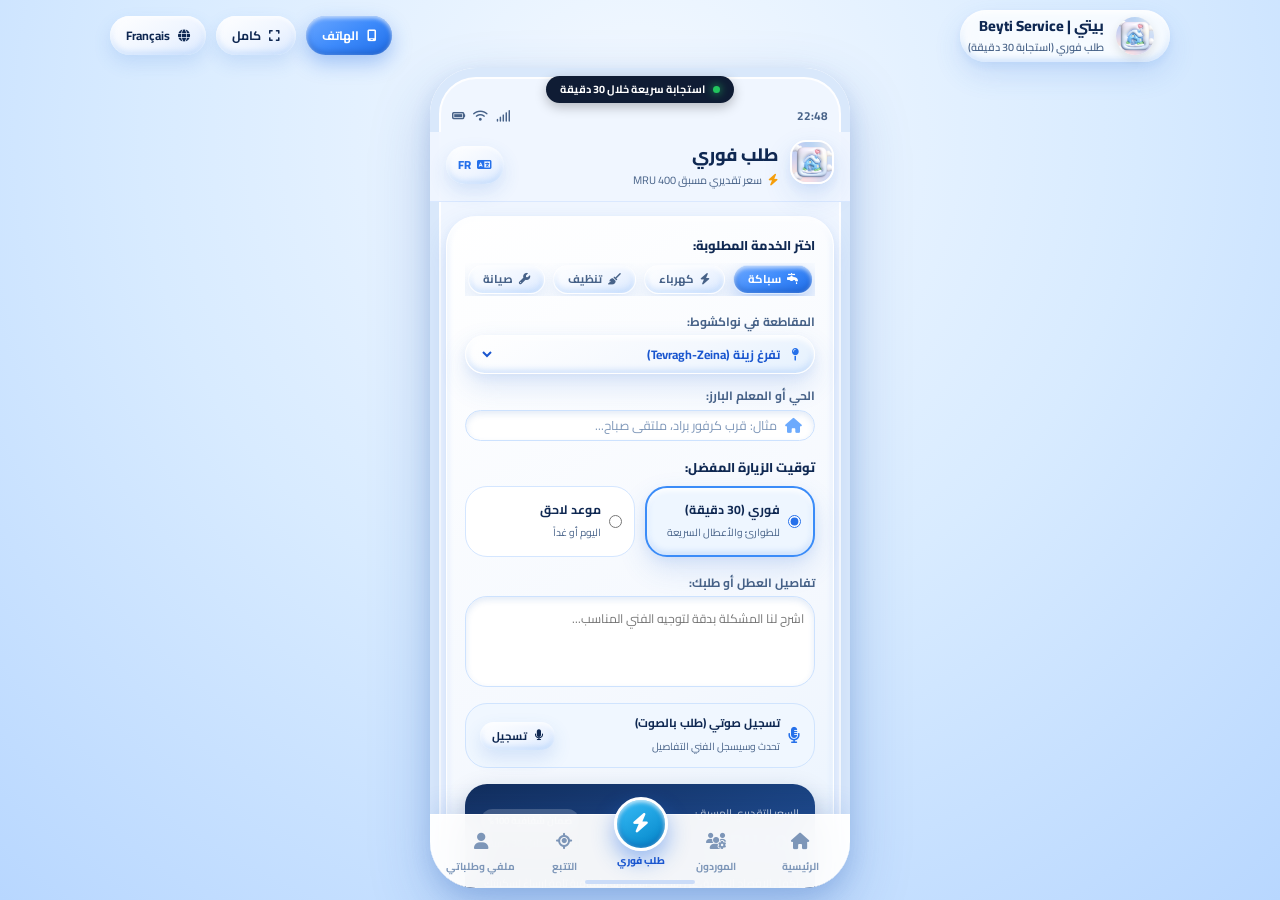
<file: order.html>
﻿<!DOCTYPE html>
<html lang="ar" dir="rtl">

<head>
  <meta charset="UTF-8">
  <meta name="viewport" content="width=device-width, initial-scale=1.0, maximum-scale=1.0, user-scalable=no">
  <title>طلب فوري | بيتي للخدمات المنزلية - نواكشوط</title>
  
  <link rel="preconnect" href="https://fonts.googleapis.com">
  <link rel="preconnect" href="https://fonts.gstatic.com" crossorigin>
  <link
    href="https://fonts.googleapis.com/css2?family=Cairo:wght@400;500;600;700;800;900&family=Plus+Jakarta+Sans:wght@400;500;600;700;800&display=swap"
    rel="stylesheet">
  <link rel="stylesheet" href="https://cdnjs.cloudflare.com/ajax/libs/font-awesome/6.5.1/css/all.min.css" />
  <link rel="stylesheet" href="style.css">
</head>

<body>

  <!-- Desktop Presentation Controls -->
  <aside class="desktop-dock" id="desktopDock">
    <div class="dock-brand">
      <img src="assets/puffy_house.jpg" alt="Beyti Logo" class="dock-logo">
      <div class="dock-info">
        <span class="dock-title">بيتي | Beyti Service</span>
        <span class="dock-tag" data-ar="طلب فوري (استجابة 30 دقيقة)" data-fr="Demande Express (30 min)">طلب فوري (استجابة 30 دقيقة)</span>
      </div>
    </div>
    <div class="dock-actions">
      <button class="dock-btn active" id="btnPhoneView"><i class="fa-solid fa-mobile-screen"></i> <span>الهاتف</span></button>
      <button class="dock-btn" id="btnFullView"><i class="fa-solid fa-expand"></i> <span>كامل</span></button>
      <button class="dock-btn lang-toggle" id="dockLangBtn"><i class="fa-solid fa-globe"></i> <span id="dockLangLabel">Français</span></button>
    </div>
  </aside>

  <!-- App Viewport -->
  <div class="app-viewport-wrapper">
    <main class="mobile-phone-frame" id="phoneFrame">

      <!-- Dynamic Island -->
      <div class="phone-notch">
        <div class="dynamic-island">
          <span class="island-dot pulse"></span>
          <span data-ar="استجابة سريعة خلال 30 دقيقة" data-fr="Intervention en 30 minutes">استجابة سريعة خلال 30 دقيقة</span>
        </div>
      </div>

      <!-- Status Bar -->
      <header class="app-status-bar">
        <span class="status-time" id="statusClock">12:45</span>
        <div class="status-icons">
          <i class="fa-solid fa-signal"></i>
          <i class="fa-solid fa-wifi"></i>
          <i class="fa-solid fa-battery-full"></i>
        </div>
      </header>

      <!-- App Header Nav -->
      <nav class="app-header-nav">
        <div class="brand-row">
          <div class="brand-meta">
            <a href="home.html"><img src="assets/puffy_house.jpg" alt="بيتي" class="app-logo-img"></a>
            <div class="brand-text">
              <h1 class="brand-name" data-ar="طلب فوري" data-fr="Demande Express">طلب فوري</h1>
              <p class="brand-city"><i class="fa-solid fa-bolt" style="color: #f59e0b;"></i> <span data-ar="سعر تقديري مسبق 400 MRU" data-fr="Prix estimé à l'avance 400 MRU">سعر تقديري مسبق 400 MRU</span></p>
            </div>
          </div>
          <div class="header-actions">
            <button class="icon-chip lang-chip" id="langSwitchBtn">
              <i class="fa-solid fa-language"></i>
              <span id="currentLangTag">FR</span>
            </button>
          </div>
        </div>
      </nav>

      <!-- Scroll Body -->
      <div class="app-scroll-body">

        <!-- Form Card -->
        <section class="puffy-card">
          <form id="orderForm" onsubmit="handleOrderSubmit(event)">
            
            <!-- Service Selector Chips -->
            <div style="margin-bottom: 16px;">
              <label style="display: block; font-weight: 800; font-size: 0.85rem; margin-bottom: 8px; color: var(--puffy-navy-dark);" data-ar="اختر الخدمة المطلوبة:" data-fr="Choisissez le service :">اختر الخدمة المطلوبة:</label>
              
              <div class="filter-pills-scroll" id="serviceChips" style="padding: 2px;">
                <button type="button" class="pill-btn active" data-serv="plumbing" data-price="400"><i class="fa-solid fa-faucet-drip"></i> <span data-ar="سباكة" data-fr="Plomberie">سباكة</span></button>
                <button type="button" class="pill-btn" data-serv="electricity" data-price="400"><i class="fa-solid fa-bolt"></i> <span data-ar="كهرباء" data-fr="Électricité">كهرباء</span></button>
                <button type="button" class="pill-btn" data-serv="cleaning" data-price="400"><i class="fa-solid fa-broom"></i> <span data-ar="تنظيف" data-fr="Ménage">تنظيف</span></button>
                <button type="button" class="pill-btn" data-serv="maintenance" data-price="450"><i class="fa-solid fa-wrench"></i> <span data-ar="صيانة" data-fr="Entretien">صيانة</span></button>
                <button type="button" class="pill-btn" data-serv="transport" data-price="600"><i class="fa-solid fa-truck"></i> <span data-ar="نقل" data-fr="Transport">نقل</span></button>
                <button type="button" class="pill-btn" data-serv="meera" data-price="200" style="color: #ea580c;"><i class="fa-solid fa-basket-shopping"></i> <span data-ar="طلب ميرة" data-fr="Courses">طلب ميرة</span></button>
              </div>
            </div>

            <!-- District & Address -->
            <div style="display: flex; flex-direction: column; gap: 12px; margin-bottom: 16px;">
              <div>
                <label style="display: block; font-weight: 700; font-size: 0.8rem; margin-bottom: 4px; color: var(--text-secondary);" data-ar="المقاطعة في نواكشوط:" data-fr="Zone / Moughataa :">المقاطعة في نواكشوط:</label>
                <div class="location-pill-3d">
                  <i class="fa-solid fa-map-pin" style="color: var(--puffy-blue-600);"></i>
                  <select id="orderDistrict" class="moughataa-dropdown">
                    <option value="tevragh-zeina" selected>تفرغ زينة (Tevragh-Zeina)</option>
                    <option value="ksar">لكصر (Ksar)</option>
                    <option value="arafat">عرفات (Arafat)</option>
                    <option value="teyarett">تيارت (Teyarett)</option>
                    <option value="dar-naim">دار النعيم (Dar-Naim)</option>
                    <option value="toujounine">توجنين (Toujounine)</option>
                    <option value="riad">الرياض (Riad)</option>
                    <option value="sebkha">السبخة (Sebkha)</option>
                    <option value="el-mina">الميناء (El Mina)</option>
                  </select>
                </div>
              </div>

              <div>
                <label style="display: block; font-weight: 700; font-size: 0.8rem; margin-bottom: 4px; color: var(--text-secondary);" data-ar="الحي أو المعلم البارز:" data-fr="Quartier / Repère :">الحي أو المعلم البارز:</label>
                <div class="search-input-wrap">
                  <i class="fa-solid fa-house" style="color: var(--puffy-blue-400);"></i>
                  <input type="text" id="orderLandmark" required placeholder="مثال: قرب كرفور براد، ملتقى صباح، شارع المختار" data-ar="مثال: قرب كرفور براد، ملتقى صباح..." data-fr="Exemple : Près du Carrefour...">
                </div>
              </div>
            </div>

            <!-- Urgency Selection -->
            <div style="margin-bottom: 16px;">
              <label style="display: block; font-weight: 800; font-size: 0.85rem; margin-bottom: 8px; color: var(--puffy-navy-dark);" data-ar="توقيت الزيارة المفضل:" data-fr="Délai d'intervention souhaité :">توقيت الزيارة المفضل:</label>
              
              <div style="display: grid; grid-template-columns: 1fr 1fr; gap: 10px;">
                <label style="background: #eef6ff; border: 2px solid var(--puffy-blue-500); border-radius: var(--radius-md); padding: 12px; display: flex; align-items: center; gap: 8px; cursor: pointer; box-shadow: var(--puffy-card-shadow);">
                  <input type="radio" name="urgency" value="now" checked style="accent-color: var(--puffy-blue-600);">
                  <div>
                    <strong style="display: block; font-size: 0.82rem; color: var(--puffy-navy-dark);" data-ar="فوري (30 دقيقة)" data-fr="Urgent (30 min)">فوري (30 دقيقة)</strong>
                    <small style="font-size: 0.68rem; color: var(--text-secondary);" data-ar="للطوارئ والأعطال السريعة" data-fr="Dépannage immédiat">للطوارئ السريعة</small>
                  </div>
                </label>

                <label style="background: #ffffff; border: 1.5px solid #d4e6ff; border-radius: var(--radius-md); padding: 12px; display: flex; align-items: center; gap: 8px; cursor: pointer;">
                  <input type="radio" name="urgency" value="later" style="accent-color: var(--puffy-blue-600);">
                  <div>
                    <strong style="display: block; font-size: 0.82rem; color: var(--puffy-navy-dark);" data-ar="موعد لاحق" data-fr="Rendez-vous fixé">موعد لاحق</strong>
                    <small style="font-size: 0.68rem; color: var(--text-secondary);" data-ar="اليوم أو غداً" data-fr="Aujourd'hui ou demain">اليوم أو غداً</small>
                  </div>
                </label>
              </div>
            </div>

            <!-- Problem Description & Details -->
            <div style="margin-bottom: 16px;">
              <label style="display: block; font-weight: 700; font-size: 0.8rem; margin-bottom: 4px; color: var(--text-secondary);" data-ar="تفاصيل العطل أو طلبك:" data-fr="Description du problème :">تفاصيل العطل أو طلبك:</label>
              <textarea id="orderNotes" rows="3" class="search-input-wrap" style="width: 100%; border-radius: var(--radius-md); resize: none; font-size: 0.82rem; padding: 10px;" placeholder="اشرح لنا المشكلة بدقة لتوجيه الفني المناسب بالمعدات الصحيحة..." data-ar="اشرح لنا المشكلة بدقة لتوجيه الفني المناسب..." data-fr="Décrivez la panne pour préparer le bon outillage..."></textarea>
            </div>

            <!-- Voice Simulator -->
            <div style="background: #f0f7ff; border-radius: var(--radius-md); padding: 10px 14px; display: flex; align-items: center; justify-content: space-between; border: 1px solid #d0e4fe; margin-bottom: 16px;">
              <div style="display: flex; align-items: center; gap: 8px;">
                <i class="fa-solid fa-microphone-lines" style="color: var(--puffy-blue-600); font-size: 1.1rem;"></i>
                <div>
                  <strong style="font-size: 0.78rem; display: block; color: var(--puffy-navy-dark);" data-ar="تسجيل صوتي (طلب بالصوت)" data-fr="Message vocal">تسجيل صوتي (طلب بالصوت)</strong>
                  <small style="font-size: 0.68rem; color: var(--text-secondary);" data-ar="تحدث وسيسجل الفني التفاصيل" data-fr="Exprimez votre demande à voix haute">تحدث وسيسجل الفني التفاصيل</small>
                </div>
              </div>
              <button type="button" class="btn-3d btn-glass" style="padding: 6px 12px; font-size: 0.75rem;" onclick="simulateVoiceRecord(this)">
                <i class="fa-solid fa-microphone"></i> <span data-ar="تسجيل" data-fr="Enregistrer">تسجيل</span>
              </button>
            </div>

            <!-- Price Guarantee Box (400 MRU upfront estimate) -->
            <div style="background: linear-gradient(135deg, #122e5e 0%, #1e4b8f 100%); color: #fff; border-radius: var(--radius-md); padding: 16px; margin-bottom: 20px; box-shadow: 0 10px 25px rgba(18, 46, 94, 0.25);">
              <div style="display: flex; align-items: center; justify-content: space-between;">
                <div>
                  <small style="opacity: 0.8; font-size: 0.72rem;" data-ar="السعر التقديري المسبق:" data-fr="Prix estimé à l'avance :">السعر التقديري المسبق:</small>
                  <div style="font-size: 1.5rem; font-weight: 900; color: #60a5fa;" id="estimatedPriceDisplay">400 MRU</div>
                </div>
                <div style="text-align: left;">
                  <span class="micro-badge" style="background: rgba(255,255,255,0.2); color: #fff; border: none;" data-ar="ضمان شفافية 100%" data-fr="Garantie 100%">ضمان شفافية 100%</span>
                  <div style="font-size: 0.72rem; opacity: 0.85; margin-top: 4px;" data-ar="استجابة خلال 30 دقيقة" data-fr="Arrivée en 30 min">استجابة خلال 30 دقيقة</div>
                </div>
              </div>
              <p style="font-size: 0.72rem; opacity: 0.85; margin-top: 8px; border-top: 1px solid rgba(255,255,255,0.15); padding-top: 6px;"
                data-ar="نكفل الإفصاح المسبق عن التكلفة التقديرية بشفافية تامة إرساءً لسكينتك وطمأنينتك."
                data-fr="Prix transparent affiché à l'avance pour rassurer le client avant le début des travaux.">
                نكفل الإفصاح المسبق عن التكلفة التقديرية بشفافية تامة إرساءً لسكينتك وطمأنينتك.
              </p>
            </div>

            <!-- Submit Button -->
            <button type="submit" class="btn-3d btn-glow-primary" style="width: 100%; padding: 14px; font-size: 1rem;">
              <i class="fa-solid fa-check"></i> <span data-ar="تأكيد وحجز الفني فوراً" data-fr="Confirmer et Envoyer le Technicien">تأكيد وحجز الفني فوراً</span>
            </button>
          </form>
        </section>

      </div> <!-- /app-scroll-body -->

      <!-- Fixed 5-Tab Bottom Dock Nav -->
      <nav class="bottom-dock-nav" aria-label="Bottom Navigation">
        <a href="home.html" class="nav-tab-btn">
          <div class="tab-icon-wrap"><i class="fa-solid fa-house"></i></div>
          <span class="tab-label" data-ar="الرئيسية" data-fr="Accueil">الرئيسية</span>
        </a>
        <a href="providers.html" class="nav-tab-btn">
          <div class="tab-icon-wrap"><i class="fa-solid fa-users-gear"></i></div>
          <span class="tab-label" data-ar="الموردون" data-fr="Artisans">الموردون</span>
        </a>
        <a href="order.html" class="nav-tab-center-btn active" aria-label="طلب فوري">
          <div class="center-btn-orb" style="background: linear-gradient(150deg, #38bdf8, #0284c7);"><i class="fa-solid fa-bolt"></i></div>
          <span class="center-btn-label" data-ar="طلب فوري" data-fr="Express">طلب فوري</span>
        </a>
        <a href="tracking.html" class="nav-tab-btn">
          <div class="tab-icon-wrap"><i class="fa-solid fa-location-crosshairs"></i></div>
          <span class="tab-label" data-ar="التتبع" data-fr="Suivi">التتبع</span>
        </a>
        <a href="profile.html" class="nav-tab-btn">
          <div class="tab-icon-wrap"><i class="fa-solid fa-user"></i></div>
          <span class="tab-label" data-ar="ملفي وطلباتي" data-fr="Profil">ملفي وطلباتي</span>
        </a>
      </nav>

      <div class="phone-home-indicator"></div>
    </main>
  </div>

  <div class="toast-hub" id="toastHub"></div>
  <script src="common.js"></script>
  <script>
    // URL param checks (e.g. ?service=meera or ?service=cleaning)
    const urlParams = new URLSearchParams(window.location.search);
    const serviceParam = urlParams.get('service') || urlParams.get('craft');

    if (serviceParam) {
      const matchChip = document.querySelector(`#serviceChips .pill-btn[data-serv="${serviceParam}"]`);
      if (matchChip) {
        document.querySelectorAll('#serviceChips .pill-btn').forEach(b => b.classList.remove('active'));
        matchChip.classList.add('active');
        document.getElementById('estimatedPriceDisplay').textContent = `${matchChip.dataset.price} MRU`;
      }
    }

    // Service chip selection
    document.querySelectorAll('#serviceChips .pill-btn').forEach(btn => {
      btn.addEventListener('click', () => {
        document.querySelectorAll('#serviceChips .pill-btn').forEach(b => b.classList.remove('active'));
        btn.classList.add('active');
        document.getElementById('estimatedPriceDisplay').textContent = `${btn.dataset.price} MRU`;
      });
    });

    function simulateVoiceRecord(btn) {
      btn.innerHTML = '<i class="fa-solid fa-circle-notch fa-spin"></i> جاري التسجيل...';
      btn.style.color = '#ef4444';
      setTimeout(() => {
        btn.innerHTML = '<i class="fa-solid fa-check"></i> تم الحفظ (0:08)';
        btn.style.color = '#10b981';
        BEYTI_COMMON.showToast('تم إرفاق التسجيل الصوتي بنجاح!', 'fa-microphone');
      }, 2000);
    }

    function handleOrderSubmit(e) {
      e.preventDefault();
      const activeChip = document.querySelector('#serviceChips .pill-btn.active');
      const serviceName = activeChip ? activeChip.textContent.trim() : 'خدمة منزلية';
      const district = document.getElementById('orderDistrict').value;
      const landmark = document.getElementById('orderLandmark').value;

      localStorage.setItem('beyti_last_order', JSON.stringify({
        service: serviceName,
        district: district,
        landmark: landmark,
        time: new Date().toLocaleTimeString([], { hour: '2-digit', minute: '2-digit' }),
        id: '#BYT-' + Math.floor(1000 + Math.random() * 9000)
      }));

      BEYTI_COMMON.showToast('تم إرسال وتأكيد الطلب! الفني في الطريق إليك...', 'fa-bolt');

      setTimeout(() => {
        window.location.href = 'tracking.html';
      }, 800);
    }
  </script>
</body>

</html>
</file>
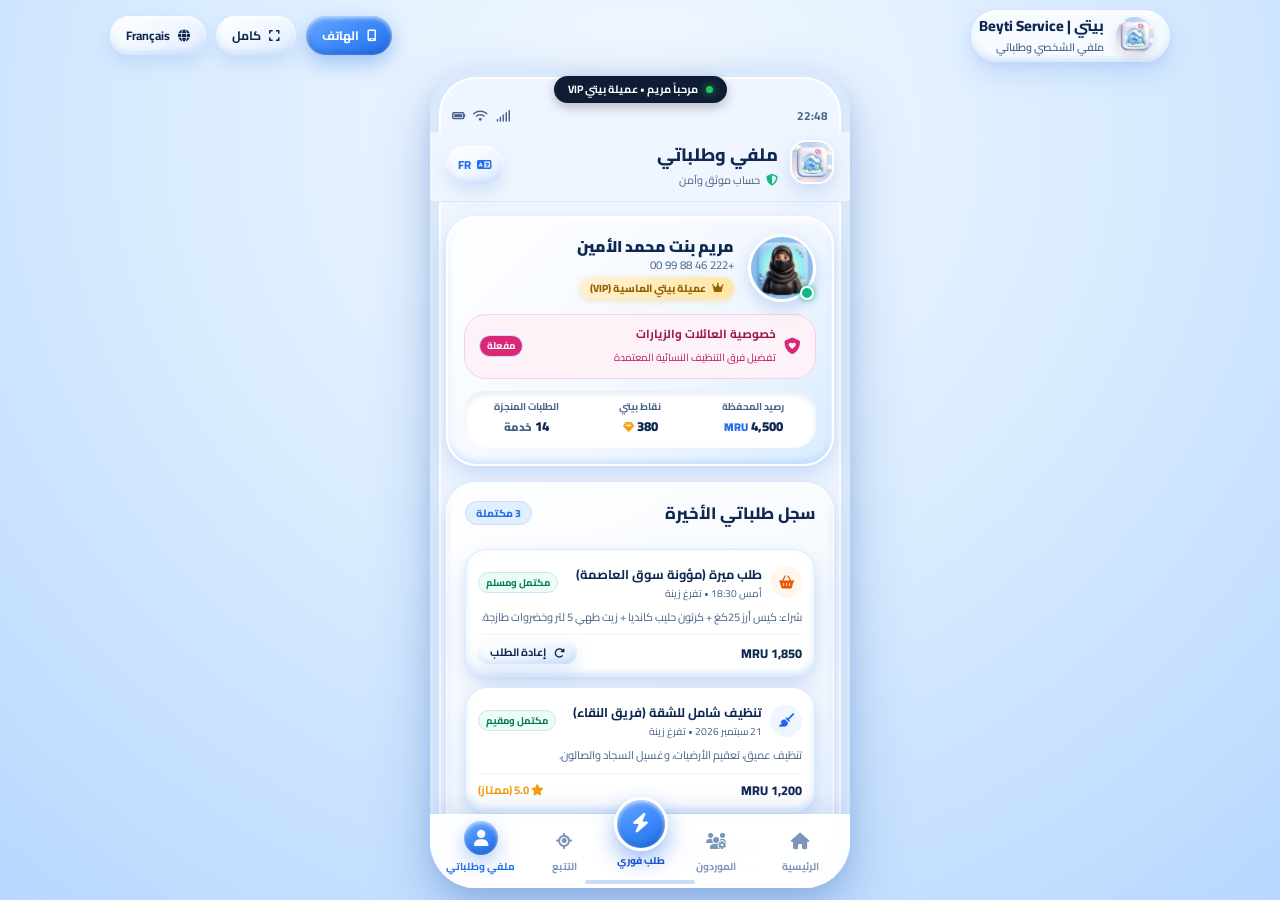
<file: profile.html>
﻿<!DOCTYPE html>
<html lang="ar" dir="rtl">

<head>
  <meta charset="UTF-8">
  <meta name="viewport" content="width=device-width, initial-scale=1.0, maximum-scale=1.0, user-scalable=no">
  <title>ملفي الشخصي وطلباتي | بيتي - نواكشوط</title>
  
  <link rel="preconnect" href="https://fonts.googleapis.com">
  <link rel="preconnect" href="https://fonts.gstatic.com" crossorigin>
  <link
    href="https://fonts.googleapis.com/css2?family=Cairo:wght@400;500;600;700;800;900&family=Plus+Jakarta+Sans:wght@400;500;600;700;800&display=swap"
    rel="stylesheet">
  <link rel="stylesheet" href="https://cdnjs.cloudflare.com/ajax/libs/font-awesome/6.5.1/css/all.min.css" />
  <link rel="stylesheet" href="style.css">
</head>

<body>

  <!-- Desktop Presentation Controls -->
  <aside class="desktop-dock" id="desktopDock">
    <div class="dock-brand">
      <img src="assets/puffy_house.jpg" alt="Beyti Logo" class="dock-logo">
      <div class="dock-info">
        <span class="dock-title">بيتي | Beyti Service</span>
        <span class="dock-tag" data-ar="ملفي الشخصي وطلباتي" data-fr="Mon Profil & Commandes">ملفي الشخصي وطلباتي</span>
      </div>
    </div>
    <div class="dock-actions">
      <button class="dock-btn active" id="btnPhoneView"><i class="fa-solid fa-mobile-screen"></i> <span>الهاتف</span></button>
      <button class="dock-btn" id="btnFullView"><i class="fa-solid fa-expand"></i> <span>كامل</span></button>
      <button class="dock-btn lang-toggle" id="dockLangBtn"><i class="fa-solid fa-globe"></i> <span id="dockLangLabel">Français</span></button>
    </div>
  </aside>

  <!-- App Viewport -->
  <div class="app-viewport-wrapper">
    <main class="mobile-phone-frame" id="phoneFrame">

      <!-- Dynamic Island -->
      <div class="phone-notch">
        <div class="dynamic-island">
          <span class="island-dot pulse"></span>
          <span data-ar="مرحباً مريم • عميلة بيتي VIP" data-fr="Bienvenue Mariem • VIP">مرحباً مريم • عميلة بيتي VIP</span>
        </div>
      </div>

      <!-- Status Bar -->
      <header class="app-status-bar">
        <span class="status-time" id="statusClock">12:45</span>
        <div class="status-icons">
          <i class="fa-solid fa-signal"></i>
          <i class="fa-solid fa-wifi"></i>
          <i class="fa-solid fa-battery-full"></i>
        </div>
      </header>

      <!-- App Header Nav -->
      <nav class="app-header-nav">
        <div class="brand-row">
          <div class="brand-meta">
            <a href="home.html"><img src="assets/puffy_house.jpg" alt="بيتي" class="app-logo-img"></a>
            <div class="brand-text">
              <h1 class="brand-name" data-ar="ملفي وطلباتي" data-fr="Mon Compte">ملفي وطلباتي</h1>
              <p class="brand-city"><i class="fa-solid fa-shield-halved" style="color: #10b981;"></i> <span data-ar="حساب موثق وآمن" data-fr="Compte Sécurisé">حساب موثق وآمن</span></p>
            </div>
          </div>
          <div class="header-actions">
            <button class="icon-chip lang-chip" id="langSwitchBtn">
              <i class="fa-solid fa-language"></i>
              <span id="currentLangTag">FR</span>
            </button>
          </div>
        </div>
      </nav>

      <!-- Scroll Body -->
      <div class="app-scroll-body">

        <!-- 3D Profile Card with Niqabi Woman Avatar -->
        <section class="profile-card-3d">
          <div class="profile-header">
            <div class="profile-avatar-box">
              <img src="assets/niqabi_avatar.jpg" alt="مريم بنت محمد الأمين" class="user-avatar">
              <span class="user-status-dot"></span>
            </div>
            <div class="profile-user-info">
              <h3 class="user-fullname" data-ar="مريم بنت محمد الأمين" data-fr="Mariem Mint Mohamed">مريم بنت محمد الأمين</h3>
              <p class="user-phone">+222 46 88 99 00</p>
              <span class="user-tier-badge">
                <i class="fa-solid fa-crown"></i> <span data-ar="عميلة بيتي الماسية (VIP)" data-fr="Membre VIP Baiti">عميلة بيتي الماسية (VIP)</span>
              </span>
            </div>
          </div>

          <!-- Family Privacy Preference Notice -->
          <div style="background: #fdf2f8; border: 1.5px solid #fbcfe8; border-radius: var(--radius-md); padding: 10px 14px; display: flex; align-items: center; justify-content: space-between;">
            <div style="display: flex; align-items: center; gap: 8px;">
              <i class="fa-solid fa-shield-heart" style="color: #db2777; font-size: 1.1rem;"></i>
              <div>
                <strong style="font-size: 0.78rem; display: block; color: #9d174d;" data-ar="خصوصية العائلات والزيارات" data-fr="Option Respect & Intimité">خصوصية العائلات والزيارات</strong>
                <small style="font-size: 0.68rem; color: #be185d;" data-ar="تفضيل فرق التنظيف النسائية المعتمدة" data-fr="Équipe féminine prioritaire pour le ménage">تفضيل فرق التنظيف النسائية المعتمدة</small>
              </div>
            </div>
            <span class="micro-badge" style="background: #db2777; color: #fff;" data-ar="مفعلة" data-fr="Actif">مفعلة</span>
          </div>

          <!-- Wallet, Points, Orders Strip -->
          <div class="profile-stats-strip">
            <div class="stat-box">
              <small data-ar="رصيد المحفظة" data-fr="Portefeuille">رصيد المحفظة</small>
              <strong>4,500 <span style="font-size: 0.75rem; color: var(--puffy-blue-600);">MRU</span></strong>
            </div>
            <div class="stat-box">
              <small data-ar="نقاط بيتي" data-fr="Points">نقاط بيتي</small>
              <strong>380 <i class="fa-solid fa-gem" style="color: var(--puffy-accent-gold); font-size: 0.75rem;"></i></strong>
            </div>
            <div class="stat-box">
              <small data-ar="الطلبات المنجزة" data-fr="Services">الطلبات المنجزة</small>
              <strong>14 <span style="font-size: 0.75rem; color: var(--text-secondary);" data-ar="خدمة" data-fr="services">خدمة</span></strong>
            </div>
          </div>
        </section>

        <!-- Orders History Section -->
        <section class="puffy-card">
          <div class="section-title-row" style="margin-bottom: 12px;">
            <h3 class="section-heading" data-ar="سجل طلباتي الأخيرة" data-fr="Mes Dernières Commandes">سجل طلباتي الأخيرة</h3>
            <span class="badge-count" data-ar="3 مكتملة" data-fr="3 Réalisées">3 مكتملة</span>
          </div>

          <div style="display: flex; flex-direction: column; gap: 10px;">

            <!-- Order 1: Meera -->
            <div style="background: #ffffff; border-radius: var(--radius-md); padding: 12px; border: 1px solid #dbeafe; box-shadow: var(--puffy-card-shadow);">
              <div style="display: flex; align-items: center; justify-content: space-between; margin-bottom: 6px;">
                <div style="display: flex; align-items: center; gap: 8px;">
                  <div style="width: 32px; height: 32px; border-radius: 50%; background: #fff7ed; color: #ea580c; display: flex; align-items: center; justify-content: center; font-size: 0.9rem;">
                    <i class="fa-solid fa-basket-shopping"></i>
                  </div>
                  <div>
                    <strong style="font-size: 0.85rem; color: var(--puffy-navy-dark);" data-ar="طلب ميرة (مؤونة سوق العاصمة)" data-fr="Courses & Provisions Meera">طلب ميرة (مؤونة سوق العاصمة)</strong>
                    <small style="display: block; font-size: 0.68rem; color: var(--text-secondary);">أمس 18:30 • تفرغ زينة</small>
                  </div>
                </div>
                <span class="micro-badge" style="background: #ecfdf5; color: #047857;" data-ar="مكتمل ومسلم" data-fr="Livré">مكتمل ومسلم</span>
              </div>
              <p style="font-size: 0.74rem; color: var(--text-secondary); margin-bottom: 8px;">شراء: كيس أرز 25كغ + كرتون حليب كانديا + زيت طهي 5 لتر وخضروات طازجة.</p>
              <div style="display: flex; align-items: center; justify-content: space-between; border-top: 1px solid #f1f5f9; padding-top: 6px;">
                <span style="font-weight: 800; font-size: 0.85rem; color: var(--puffy-navy-dark);">1,850 MRU</span>
                <a href="order.html?service=meera" class="btn-3d btn-glass" style="padding: 4px 12px; font-size: 0.72rem;">
                  <i class="fa-solid fa-rotate-right"></i> <span data-ar="إعادة الطلب" data-fr="Renouveler">إعادة الطلب</span>
                </a>
              </div>
            </div>

            <!-- Order 2: Cleaning -->
            <div style="background: #ffffff; border-radius: var(--radius-md); padding: 12px; border: 1px solid #dbeafe; box-shadow: var(--puffy-card-shadow);">
              <div style="display: flex; align-items: center; justify-content: space-between; margin-bottom: 6px;">
                <div style="display: flex; align-items: center; gap: 8px;">
                  <div style="width: 32px; height: 32px; border-radius: 50%; background: #eff6ff; color: #2563eb; display: flex; align-items: center; justify-content: center; font-size: 0.9rem;">
                    <i class="fa-solid fa-broom"></i>
                  </div>
                  <div>
                    <strong style="font-size: 0.85rem; color: var(--puffy-navy-dark);" data-ar="تنظيف شامل للشقة (فريق النقاء)" data-fr="Nettoyage Complet Appartement">تنظيف شامل للشقة (فريق النقاء)</strong>
                    <small style="display: block; font-size: 0.68rem; color: var(--text-secondary);">21 سبتمبر 2026 • تفرغ زينة</small>
                  </div>
                </div>
                <span class="micro-badge" style="background: #ecfdf5; color: #047857;" data-ar="مكتمل ومقيم" data-fr="Noté 5★">مكتمل ومقيم</span>
              </div>
              <p style="font-size: 0.74rem; color: var(--text-secondary); margin-bottom: 8px;">تنظيف عميق، تعقيم الأرضيات، وغسيل السجاد والصالون.</p>
              <div style="display: flex; align-items: center; justify-content: space-between; border-top: 1px solid #f1f5f9; padding-top: 6px;">
                <span style="font-weight: 800; font-size: 0.85rem; color: var(--puffy-navy-dark);">1,200 MRU</span>
                <span style="font-size: 0.75rem; color: #f59e0b; font-weight: 700;"><i class="fa-solid fa-star"></i> 5.0 (ممتاز)</span>
              </div>
            </div>

            <!-- Order 3: Plumbing -->
            <div style="background: #ffffff; border-radius: var(--radius-md); padding: 12px; border: 1px solid #dbeafe; box-shadow: var(--puffy-card-shadow);">
              <div style="display: flex; align-items: center; justify-content: space-between; margin-bottom: 6px;">
                <div style="display: flex; align-items: center; gap: 8px;">
                  <div style="width: 32px; height: 32px; border-radius: 50%; background: #ecfeff; color: #0891b2; display: flex; align-items: center; justify-content: center; font-size: 0.9rem;">
                    <i class="fa-solid fa-faucet-drip"></i>
                  </div>
                  <div>
                    <strong style="font-size: 0.85rem; color: var(--puffy-navy-dark);" data-ar="صيانة سخان مياه وتغيير محبس" data-fr="Réparation Chauffe-eau">صيانة سخان مياه وتغيير محبس</strong>
                    <small style="display: block; font-size: 0.68rem; color: var(--text-secondary);">14 سبتمبر 2026 • تفرغ زينة</small>
                  </div>
                </div>
                <span class="micro-badge" style="background: #ecfdf5; color: #047857;" data-ar="مكتمل" data-fr="Terminé">مكتمل</span>
              </div>
              <div style="display: flex; align-items: center; justify-content: space-between; border-top: 1px solid #f1f5f9; padding-top: 6px;">
                <span style="font-weight: 800; font-size: 0.85rem; color: var(--puffy-navy-dark);">400 MRU</span>
                <span style="font-size: 0.75rem; color: #f59e0b; font-weight: 700;"><i class="fa-solid fa-star"></i> 4.9</span>
              </div>
            </div>

          </div>
        </section>

        <!-- Saved Addresses & Settings -->
        <section class="settings-group-card-3d">
          <h4 class="group-title" data-ar="عناويني وإعدادات الحساب" data-fr="Adresses & Préférences">عناويني وإعدادات الحساب</h4>

          <div class="settings-row" onclick="BEYTI_COMMON.showToast('العنوان الحالي: تفرغ زينة (حي النعيم)');">
            <div class="row-icon"><i class="fa-solid fa-map-location-dot"></i></div>
            <div class="row-text">
              <span data-ar="عناويني المحفوظة" data-fr="Mes Adresses">عناويني المحفوظة</span>
              <small>تفرغ زينة (المنزل الرئيسي) • لكصر (منزل العائلة)</small>
            </div>
            <i class="fa-solid fa-chevron-left arrow flip-ltr"></i>
          </div>

          <div class="settings-row lang-row">
            <div class="row-icon"><i class="fa-solid fa-language"></i></div>
            <div class="row-text">
              <span data-ar="لغة التطبيق (Langue)" data-fr="Langue de l'App">لغة التطبيق (Langue)</span>
              <small id="profileLangLabel">العربية (Mauritanie)</small>
            </div>
            <button class="btn-3d btn-glass" style="padding: 4px 10px; font-size: 0.72rem;" id="profileLangToggle">Changer en Français</button>
          </div>

          <div class="settings-row" onclick="BEYTI_COMMON.showToast('ضمان بيتي: إصلاح مجاني خلال 30 يوماً في حال تكرر العطل!', 'fa-shield-halved');">
            <div class="row-icon"><i class="fa-solid fa-shield-halved"></i></div>
            <div class="row-text">
              <span data-ar="ضمان بيتي 30 يوماً وسياسة الجودة" data-fr="Garantie Baiti 30 Jours">ضمان بيتي 30 يوماً وسياسة الجودة</span>
              <small data-ar="حماية العميل وإعادة الصيانة مجاناً" data-fr="Protection client et travail garanti">حماية العميل وإعادة الصيانة مجاناً</small>
            </div>
            <i class="fa-solid fa-chevron-left arrow flip-ltr"></i>
          </div>

          <a href="tel:+22245000000" class="settings-row">
            <div class="row-icon"><i class="fa-solid fa-headset"></i></div>
            <div class="row-text">
              <span data-ar="مركز مساعدة بيتي (الدعم الفوري)" data-fr="Support & Assistance 24/7">مركز مساعدة بيتي (الدعم الفوري)</span>
              <small data-ar="متاح 24/7 عبر الهاتف والواتساب" data-fr="Disponible 24/7 téléphone et WhatsApp">متاح 24/7 عبر الهاتف والواتساب</small>
            </div>
            <i class="fa-solid fa-chevron-left arrow flip-ltr"></i>
          </a>
        </section>

        <!-- Become an Artisan Banner -->
        <section class="puffy-card" style="background: linear-gradient(135deg, #1e3a8a 0%, #3b82f6 100%); color: #fff;">
          <div style="display: flex; gap: 12px; align-items: center;">
            <div style="width: 50px; height: 50px; border-radius: var(--radius-md); background: rgba(255,255,255,0.2); display: flex; align-items: center; justify-content: center; font-size: 1.4rem;">
              <i class="fa-solid fa-id-card-clip"></i>
            </div>
            <div style="flex: 1;">
              <h4 style="font-size: 0.92rem; font-weight: 800;" data-ar="هل أنت فني أو صاحب حرفة بنواكشوط؟" data-fr="Artisan ou Professionnel à Nouakchott ?">هل أنت فني أو صاحب حرفة بنواكشوط؟</h4>
              <p style="font-size: 0.72rem; opacity: 0.85;" data-ar="انضم لشبكة الـ 29 حِرفياً المعتمدين وضاعف دخلك اليومي." data-fr="Rejoignez notre réseau agréé et développez votre activité.">انضم لشبكة الـ 29 حِرفياً المعتمدين وضاعف دخلك.</p>
            </div>
          </div>
          <button type="button" class="btn-3d btn-glass" style="width: 100%; margin-top: 12px; padding: 10px; font-size: 0.82rem;" onclick="BEYTI_COMMON.showToast('تم فتح استمارة التسجيل لمزودي الخدمة!', 'fa-id-card');">
            <span data-ar="سجل الآن كمزود خدمة معتمد" data-fr="S'inscrire comme Prestataire">سجل الآن كمزود خدمة معتمد</span>
          </button>
        </section>

      </div> <!-- /app-scroll-body -->

      <!-- Fixed 5-Tab Bottom Dock Nav -->
      <nav class="bottom-dock-nav" aria-label="Bottom Navigation">
        <a href="home.html" class="nav-tab-btn">
          <div class="tab-icon-wrap"><i class="fa-solid fa-house"></i></div>
          <span class="tab-label" data-ar="الرئيسية" data-fr="Accueil">الرئيسية</span>
        </a>
        <a href="providers.html" class="nav-tab-btn">
          <div class="tab-icon-wrap"><i class="fa-solid fa-users-gear"></i></div>
          <span class="tab-label" data-ar="الموردون" data-fr="Artisans">الموردون</span>
        </a>
        <a href="order.html" class="nav-tab-center-btn" aria-label="طلب فوري">
          <div class="center-btn-orb"><i class="fa-solid fa-bolt"></i></div>
          <span class="center-btn-label" data-ar="طلب فوري" data-fr="Express">طلب فوري</span>
        </a>
        <a href="tracking.html" class="nav-tab-btn">
          <div class="tab-icon-wrap"><i class="fa-solid fa-location-crosshairs"></i></div>
          <span class="tab-label" data-ar="التتبع" data-fr="Suivi">التتبع</span>
        </a>
        <a href="profile.html" class="nav-tab-btn active">
          <div class="tab-icon-wrap"><i class="fa-solid fa-user"></i></div>
          <span class="tab-label" data-ar="ملفي وطلباتي" data-fr="Profil">ملفي وطلباتي</span>
        </a>
      </nav>

      <div class="phone-home-indicator"></div>
    </main>
  </div>

  <div class="toast-hub" id="toastHub"></div>
  <script src="common.js"></script>
</body>

</html>
</file>
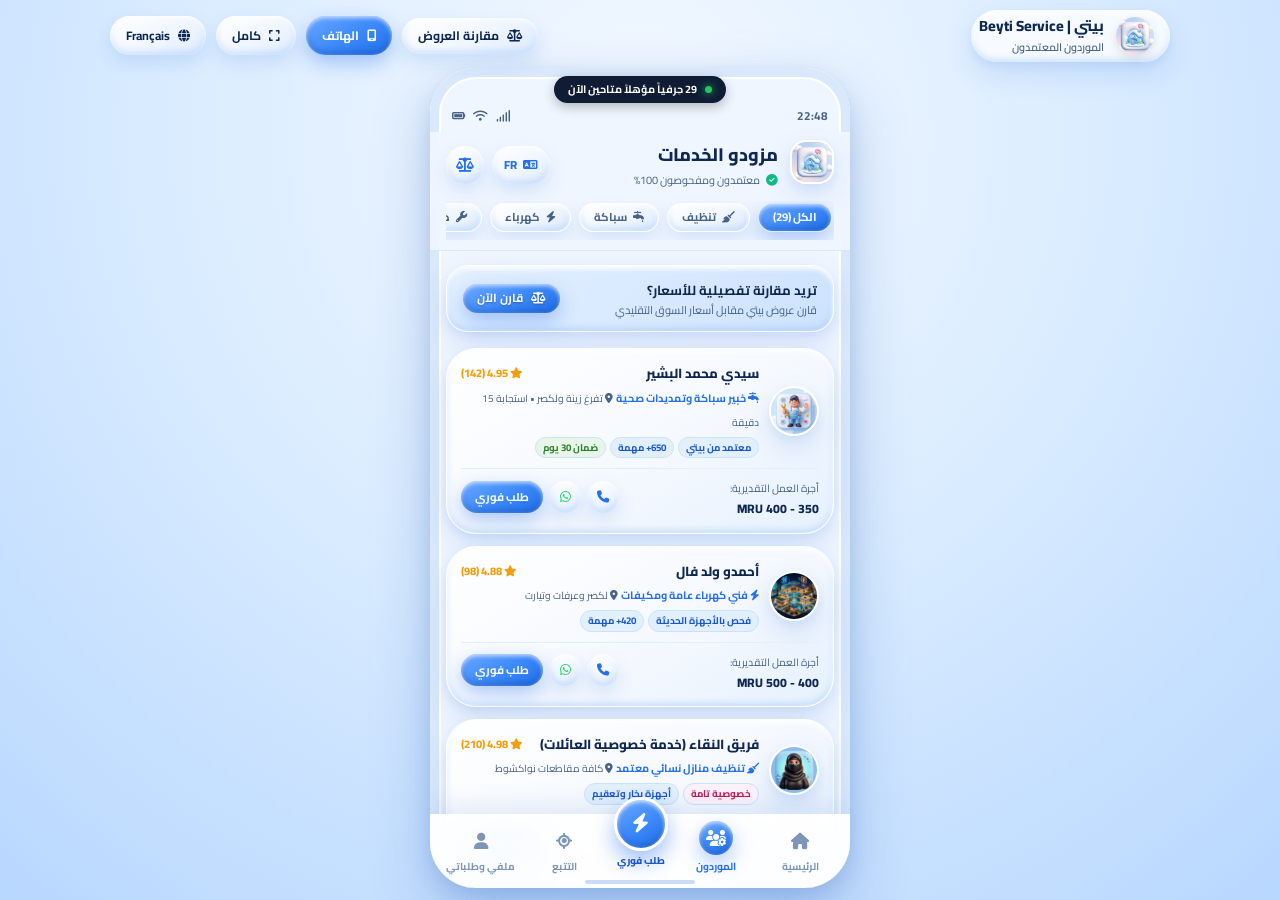
<file: providers.html>
﻿<!DOCTYPE html>
<html lang="ar" dir="rtl">

<head>
  <meta charset="UTF-8">
  <meta name="viewport" content="width=device-width, initial-scale=1.0, maximum-scale=1.0, user-scalable=no">
  <title>الموردون والحرفيون المعتمدون | بيتي - نواكشوط</title>
  
  <link rel="preconnect" href="https://fonts.googleapis.com">
  <link rel="preconnect" href="https://fonts.gstatic.com" crossorigin>
  <link
    href="https://fonts.googleapis.com/css2?family=Cairo:wght@400;500;600;700;800;900&family=Plus+Jakarta+Sans:wght@400;500;600;700;800&display=swap"
    rel="stylesheet">
  <link rel="stylesheet" href="https://cdnjs.cloudflare.com/ajax/libs/font-awesome/6.5.1/css/all.min.css" />
  <link rel="stylesheet" href="style.css">
</head>

<body>

  <!-- Desktop Presentation Controls -->
  <aside class="desktop-dock" id="desktopDock">
    <div class="dock-brand">
      <img src="assets/puffy_house.jpg" alt="Beyti Logo" class="dock-logo">
      <div class="dock-info">
        <span class="dock-title">بيتي | Beyti Service</span>
        <span class="dock-tag" data-ar="الموردون المعتمدون" data-fr="Artisans & Professionnels">الموردون المعتمدون</span>
      </div>
    </div>
    <div class="dock-actions">
      <a href="compare.html" class="dock-btn">
        <i class="fa-solid fa-scale-balanced"></i> <span data-ar="مقارنة العروض" data-fr="Comparer">مقارنة العروض</span>
      </a>
      <button class="dock-btn active" id="btnPhoneView"><i class="fa-solid fa-mobile-screen"></i> <span>الهاتف</span></button>
      <button class="dock-btn" id="btnFullView"><i class="fa-solid fa-expand"></i> <span>كامل</span></button>
      <button class="dock-btn lang-toggle" id="dockLangBtn"><i class="fa-solid fa-globe"></i> <span id="dockLangLabel">Français</span></button>
    </div>
  </aside>

  <!-- App Viewport -->
  <div class="app-viewport-wrapper">
    <main class="mobile-phone-frame" id="phoneFrame">

      <!-- Dynamic Island -->
      <div class="phone-notch">
        <div class="dynamic-island">
          <span class="island-dot pulse"></span>
          <span data-ar="29 حِرفياً مؤهلاً متاحين الآن" data-fr="29 Professionnels Disponibles">29 حِرفياً مؤهلاً متاحين الآن</span>
        </div>
      </div>

      <!-- Status Bar -->
      <header class="app-status-bar">
        <span class="status-time" id="statusClock">12:45</span>
        <div class="status-icons">
          <i class="fa-solid fa-signal"></i>
          <i class="fa-solid fa-wifi"></i>
          <i class="fa-solid fa-battery-full"></i>
        </div>
      </header>

      <!-- App Header Nav -->
      <nav class="app-header-nav">
        <div class="brand-row">
          <div class="brand-meta">
            <a href="home.html"><img src="assets/puffy_house.jpg" alt="بيتي" class="app-logo-img"></a>
            <div class="brand-text">
              <h1 class="brand-name" data-ar="مزودو الخدمات" data-fr="Nos Artisans">مزودو الخدمات</h1>
              <p class="brand-city"><i class="fa-solid fa-circle-check" style="color: #10b981;"></i> <span data-ar="معتمدون ومفحوصون 100%" data-fr="100% Vérifiés">معتمدون ومفحوصون 100%</span></p>
            </div>
          </div>
          <div class="header-actions">
            <button class="icon-chip lang-chip" id="langSwitchBtn">
              <i class="fa-solid fa-language"></i>
              <span id="currentLangTag">FR</span>
            </button>
            <a href="compare.html" class="icon-chip" title="مقارنة الأسعار">
              <i class="fa-solid fa-scale-balanced"></i>
            </a>
          </div>
        </div>

        <!-- Category Filter Pills -->
        <div class="filter-pills-scroll" id="craftPills">
          <button class="pill-btn active" data-craft="all"><span data-ar="الكل (29)" data-fr="Tous (29)">الكل (29)</span></button>
          <button class="pill-btn" data-craft="cleaning"><i class="fa-solid fa-broom"></i> <span data-ar="تنظيف" data-fr="Ménage">تنظيف</span></button>
          <button class="pill-btn" data-craft="plumbing"><i class="fa-solid fa-faucet-drip"></i> <span data-ar="سباكة" data-fr="Plomberie">سباكة</span></button>
          <button class="pill-btn" data-craft="electricity"><i class="fa-solid fa-bolt"></i> <span data-ar="كهرباء" data-fr="Électricité">كهرباء</span></button>
          <button class="pill-btn" data-craft="maintenance"><i class="fa-solid fa-wrench"></i> <span data-ar="صيانة" data-fr="Entretien">صيانة</span></button>
          <button class="pill-btn" data-craft="transport"><i class="fa-solid fa-truck"></i> <span data-ar="نقل" data-fr="Transport">نقل</span></button>
          <button class="pill-btn" data-craft="meera"><i class="fa-solid fa-basket-shopping"></i> <span data-ar="ميرة" data-fr="Courses">ميرة</span></button>
        </div>
      </nav>

      <!-- Scroll Body -->
      <div class="app-scroll-body">

        <!-- Top Comparison CTA -->
        <div style="background: linear-gradient(135deg, #e4f0ff 0%, #cde2fe 100%); border-radius: var(--radius-md); padding: 12px 16px; display: flex; align-items: center; justify-content: space-between; border: 1.5px solid #fff; box-shadow: var(--puffy-card-shadow);">
          <div>
            <strong style="font-size: 0.88rem; color: var(--puffy-navy-dark);" data-ar="تريد مقارنة تفصيلية للأسعار؟" data-fr="Comparer les tarifs en détail ?">تريد مقارنة تفصيلية للأسعار؟</strong>
            <p style="font-size: 0.74rem; color: var(--text-secondary);" data-ar="قارن عروض بيتي مقابل أسعار السوق التقليدي" data-fr="Baiti vs Marché traditionnel">قارن عروض بيتي مقابل السوق</p>
          </div>
          <a href="compare.html" class="btn-3d btn-glow-primary" style="padding: 6px 14px; font-size: 0.78rem;">
            <i class="fa-solid fa-scale-balanced"></i> <span data-ar="قارن الآن" data-fr="Comparer">قارن الآن</span>
          </a>
        </div>

        <!-- Providers List -->
        <div style="display: flex; flex-direction: column; gap: 12px;" id="providersListContainer">

          <!-- Provider 1: Sidi Plumbing -->
          <article class="provider-card-3d" data-category="plumbing">
            <div class="provider-header">
              <img src="assets/puffy_artisan.jpg" alt="سيدي محمد" class="provider-avatar">
              <div class="provider-info">
                <div class="provider-name-row">
                  <span class="provider-name">سيدي محمد البشير</span>
                  <span class="provider-rating"><i class="fa-solid fa-star"></i> 4.95 (142)</span>
                </div>
                <span class="provider-craft"><i class="fa-solid fa-faucet-drip"></i> خبير سباكة وتمديدات صحية</span>
                <span class="provider-location"><i class="fa-solid fa-location-dot"></i> تفرغ زينة ولكصر • استجابة 15 دقيقة</span>
                <div class="provider-badges-row" style="margin-top: 4px;">
                  <span class="micro-badge">معتمد من بيتي</span>
                  <span class="micro-badge">650+ مهمة</span>
                  <span class="micro-badge" style="background: #e8f5e9; color: #2e7d32;">ضمان 30 يوم</span>
                </div>
              </div>
            </div>
            <div class="provider-footer">
              <div>
                <small style="color: var(--text-secondary); font-size: 0.7rem;" data-ar="أجرة العمل التقديرية:" data-fr="Tarif estimé :">أجرة العمل التقديرية:</small>
                <div class="provider-price">350 - 400 MRU</div>
              </div>
              <div class="provider-actions">
                <a href="tel:+22245000001" class="btn-icon-action" title="اتصال"><i class="fa-solid fa-phone"></i></a>
                <a href="https://wa.me/22200000001" target="_blank" class="btn-icon-action wa" title="واتساب"><i class="fa-brands fa-whatsapp"></i></a>
                <a href="order.html?tech=sidi&craft=plumbing" class="btn-card-action" style="padding: 6px 14px; width: auto;" data-ar="طلب فوري" data-fr="Réserver">طلب فوري</a>
              </div>
            </div>
          </article>

          <!-- Provider 2: Ahmedou Electricity -->
          <article class="provider-card-3d" data-category="electricity">
            <div class="provider-header">
              <img src="assets/hero.jpg" alt="أحمدو فال" class="provider-avatar">
              <div class="provider-info">
                <div class="provider-name-row">
                  <span class="provider-name">أحمدو ولد فال</span>
                  <span class="provider-rating"><i class="fa-solid fa-star"></i> 4.88 (98)</span>
                </div>
                <span class="provider-craft"><i class="fa-solid fa-bolt"></i> فني كهرباء عامة ومكيفات</span>
                <span class="provider-location"><i class="fa-solid fa-location-dot"></i> لكصر وعرفات وتيارت</span>
                <div class="provider-badges-row" style="margin-top: 4px;">
                  <span class="micro-badge">فحص بالأجهزة الحديثة</span>
                  <span class="micro-badge">420+ مهمة</span>
                </div>
              </div>
            </div>
            <div class="provider-footer">
              <div>
                <small style="color: var(--text-secondary); font-size: 0.7rem;" data-ar="أجرة العمل التقديرية:" data-fr="Tarif estimé :">أجرة العمل التقديرية:</small>
                <div class="provider-price">400 - 500 MRU</div>
              </div>
              <div class="provider-actions">
                <a href="tel:+22245000002" class="btn-icon-action" title="اتصال"><i class="fa-solid fa-phone"></i></a>
                <a href="https://wa.me/22200000002" target="_blank" class="btn-icon-action wa" title="واتساب"><i class="fa-brands fa-whatsapp"></i></a>
                <a href="order.html?tech=ahmedou&craft=electricity" class="btn-card-action" style="padding: 6px 14px; width: auto;" data-ar="طلب فوري" data-fr="Réserver">طلب فوري</a>
              </div>
            </div>
          </article>

          <!-- Provider 3: Fatimetou Cleaning Team (Privacy for Families) -->
          <article class="provider-card-3d" data-category="cleaning">
            <div class="provider-header">
              <img src="assets/niqabi_avatar.jpg" alt="فريق النظافة العائلي" class="provider-avatar">
              <div class="provider-info">
                <div class="provider-name-row">
                  <span class="provider-name">فريق النقاء (خدمة خصوصية العائلات)</span>
                  <span class="provider-rating"><i class="fa-solid fa-star"></i> 4.98 (210)</span>
                </div>
                <span class="provider-craft"><i class="fa-solid fa-broom"></i> تنظيف منازل نسائي معتمد</span>
                <span class="provider-location"><i class="fa-solid fa-location-dot"></i> كافة مقاطعات نواكشوط</span>
                <div class="provider-badges-row" style="margin-top: 4px;">
                  <span class="micro-badge" style="background: #fdf2f8; color: #be185d;">خصوصية تامة</span>
                  <span class="micro-badge">أجهزة بخار وتعقيم</span>
                </div>
              </div>
            </div>
            <div class="provider-footer">
              <div>
                <small style="color: var(--text-secondary); font-size: 0.7rem;" data-ar="أجرة الشقة / المنزل:" data-fr="Tarif appartement :">أجرة الشقة / المنزل:</small>
                <div class="provider-price">600 - 1,200 MRU</div>
              </div>
              <div class="provider-actions">
                <a href="tel:+22245000003" class="btn-icon-action" title="اتصال"><i class="fa-solid fa-phone"></i></a>
                <a href="https://wa.me/22200000003" target="_blank" class="btn-icon-action wa" title="واتساب"><i class="fa-brands fa-whatsapp"></i></a>
                <a href="order.html?tech=naqaa&craft=cleaning" class="btn-card-action" style="padding: 6px 14px; width: auto;" data-ar="طلب فوري" data-fr="Réserver">طلب فوري</a>
              </div>
            </div>
          </article>

          <!-- Provider 4: Cheikh Maintenance -->
          <article class="provider-card-3d" data-category="maintenance">
            <div class="provider-header">
              <img src="assets/puffy_artisan.jpg" alt="الشيخ ولد الداه" class="provider-avatar">
              <div class="provider-info">
                <div class="provider-name-row">
                  <span class="provider-name">الشيخ ولد الداه</span>
                  <span class="provider-rating"><i class="fa-solid fa-star"></i> 4.91 (160)</span>
                </div>
                <span class="provider-craft"><i class="fa-solid fa-screwdriver-wrench"></i> صيانة مكيفات وترميمات عامة</span>
                <span class="provider-location"><i class="fa-solid fa-location-dot"></i> دار النعيم وتوجنين وعرفات</span>
                <div class="provider-badges-row" style="margin-top: 4px;">
                  <span class="micro-badge">قطع غيار أصلية</span>
                  <span class="micro-badge">310+ مهمة</span>
                </div>
              </div>
            </div>
            <div class="provider-footer">
              <div>
                <small style="color: var(--text-secondary); font-size: 0.7rem;" data-ar="أجرة الكشف والصيانة:" data-fr="Tarif entretien :">أجرة الكشف والصيانة:</small>
                <div class="provider-price">450 MRU</div>
              </div>
              <div class="provider-actions">
                <a href="tel:+22245000004" class="btn-icon-action" title="اتصال"><i class="fa-solid fa-phone"></i></a>
                <a href="https://wa.me/22200000004" target="_blank" class="btn-icon-action wa" title="واتساب"><i class="fa-brands fa-whatsapp"></i></a>
                <a href="order.html?tech=cheikh&craft=maintenance" class="btn-card-action" style="padding: 6px 14px; width: auto;" data-ar="طلب فوري" data-fr="Réserver">طلب فوري</a>
              </div>
            </div>
          </article>

          <!-- Provider 5: Bilal Meera Runner -->
          <article class="provider-card-3d" data-category="meera">
            <div class="provider-header">
              <img src="assets/meera.jpg" alt="بلال - مندوب ميرة" class="provider-avatar">
              <div class="provider-info">
                <div class="provider-name-row">
                  <span class="provider-name">بلال ولد مسعود</span>
                  <span class="provider-rating"><i class="fa-solid fa-star"></i> 4.96 (330)</span>
                </div>
                <span class="provider-craft" style="color: #ea580c;"><i class="fa-solid fa-basket-shopping"></i> مندوب تسوق وتموين (ميرة بيتي)</span>
                <span class="provider-location"><i class="fa-solid fa-location-dot"></i> سوق العاصمة وكافة المقاطعات</span>
                <div class="provider-badges-row" style="margin-top: 4px;">
                  <span class="micro-badge" style="background: #fff7ed; color: #c2410c;">دراجة سريعة</span>
                  <span class="micro-badge">فاتورة رسمية</span>
                </div>
              </div>
            </div>
            <div class="provider-footer">
              <div>
                <small style="color: var(--text-secondary); font-size: 0.7rem;" data-ar="رسوم التوصيل فقط:" data-fr="Frais de livraison :">رسوم التوصيل فقط:</small>
                <div class="provider-price">150 - 200 MRU</div>
              </div>
              <div class="provider-actions">
                <a href="tel:+22245000005" class="btn-icon-action" title="اتصال"><i class="fa-solid fa-phone"></i></a>
                <a href="https://wa.me/22200000005" target="_blank" class="btn-icon-action wa" title="واتساب"><i class="fa-brands fa-whatsapp"></i></a>
                <a href="order.html?service=meera" class="btn-card-action" style="padding: 6px 14px; width: auto; background: linear-gradient(150deg, #f97316, #ea580c);" data-ar="طلب ميرة" data-fr="Commander">طلب ميرة</a>
              </div>
            </div>
          </article>

        </div>

      </div> <!-- /app-scroll-body -->

      <!-- Fixed 5-Tab Bottom Dock Nav -->
      <nav class="bottom-dock-nav" aria-label="Bottom Navigation">
        <a href="home.html" class="nav-tab-btn">
          <div class="tab-icon-wrap"><i class="fa-solid fa-house"></i></div>
          <span class="tab-label" data-ar="الرئيسية" data-fr="Accueil">الرئيسية</span>
        </a>
        <a href="providers.html" class="nav-tab-btn active">
          <div class="tab-icon-wrap"><i class="fa-solid fa-users-gear"></i></div>
          <span class="tab-label" data-ar="الموردون" data-fr="Artisans">الموردون</span>
        </a>
        <a href="order.html" class="nav-tab-center-btn" aria-label="طلب فوري">
          <div class="center-btn-orb"><i class="fa-solid fa-bolt"></i></div>
          <span class="center-btn-label" data-ar="طلب فوري" data-fr="Express">طلب فوري</span>
        </a>
        <a href="tracking.html" class="nav-tab-btn">
          <div class="tab-icon-wrap"><i class="fa-solid fa-location-crosshairs"></i></div>
          <span class="tab-label" data-ar="التتبع" data-fr="Suivi">التتبع</span>
        </a>
        <a href="profile.html" class="nav-tab-btn">
          <div class="tab-icon-wrap"><i class="fa-solid fa-user"></i></div>
          <span class="tab-label" data-ar="ملفي وطلباتي" data-fr="Profil">ملفي وطلباتي</span>
        </a>
      </nav>

      <div class="phone-home-indicator"></div>
    </main>
  </div>

  <div class="toast-hub" id="toastHub"></div>
  <script src="common.js"></script>
  <script>
    // Craft Filter Logic
    document.querySelectorAll('#craftPills .pill-btn').forEach(btn => {
      btn.addEventListener('click', () => {
        document.querySelectorAll('#craftPills .pill-btn').forEach(b => b.classList.remove('active'));
        btn.classList.add('active');
        const craft = btn.dataset.craft;
        const cards = document.querySelectorAll('#providersListContainer .provider-card-3d');
        cards.forEach(card => {
          if (craft === 'all' || card.dataset.category === craft) {
            card.style.display = 'flex';
          } else {
            card.style.display = 'none';
          }
        });
      });
    });
  </script>
</body>

</html>
</file>
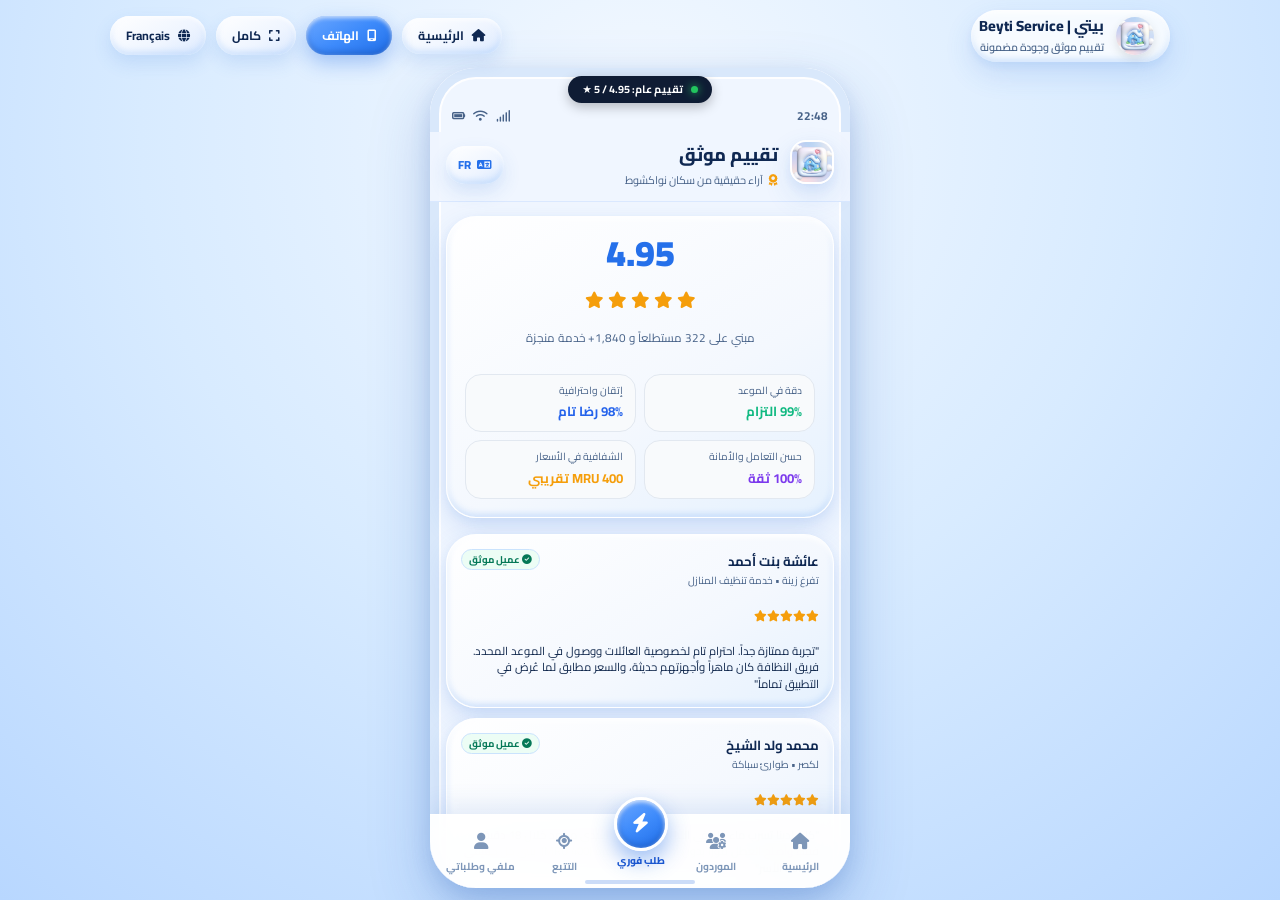
<file: reviews.html>
﻿<!DOCTYPE html>
<html lang="ar" dir="rtl">

<head>
  <meta charset="UTF-8">
  <meta name="viewport" content="width=device-width, initial-scale=1.0, maximum-scale=1.0, user-scalable=no">
  <title>تقييم موثق وآراء العملاء | بيتي - نواكشوط</title>
  
  <link rel="preconnect" href="https://fonts.googleapis.com">
  <link rel="preconnect" href="https://fonts.gstatic.com" crossorigin>
  <link
    href="https://fonts.googleapis.com/css2?family=Cairo:wght@400;500;600;700;800;900&family=Plus+Jakarta+Sans:wght@400;500;600;700;800&display=swap"
    rel="stylesheet">
  <link rel="stylesheet" href="https://cdnjs.cloudflare.com/ajax/libs/font-awesome/6.5.1/css/all.min.css" />
  <link rel="stylesheet" href="style.css">
</head>

<body>

  <aside class="desktop-dock" id="desktopDock">
    <div class="dock-brand">
      <img src="assets/puffy_house.jpg" alt="Beyti Logo" class="dock-logo">
      <div class="dock-info">
        <span class="dock-title">بيتي | Beyti Service</span>
        <span class="dock-tag" data-ar="تقييم موثق وجودة مضمونة" data-fr="Avis Vérifiés & Qualité">تقييم موثق وجودة مضمونة</span>
      </div>
    </div>
    <div class="dock-actions">
      <a href="home.html" class="dock-btn"><i class="fa-solid fa-house"></i> <span>الرئيسية</span></a>
      <button class="dock-btn active" id="btnPhoneView"><i class="fa-solid fa-mobile-screen"></i> <span>الهاتف</span></button>
      <button class="dock-btn" id="btnFullView"><i class="fa-solid fa-expand"></i> <span>كامل</span></button>
      <button class="dock-btn lang-toggle" id="dockLangBtn"><i class="fa-solid fa-globe"></i> <span id="dockLangLabel">Français</span></button>
    </div>
  </aside>

  <div class="app-viewport-wrapper">
    <main class="mobile-phone-frame" id="phoneFrame">

      <div class="phone-notch">
        <div class="dynamic-island">
          <span class="island-dot pulse"></span>
          <span data-ar="تقييم عام: 4.95 / 5 ★" data-fr="Score Global : 4.95 / 5 ★">تقييم عام: 4.95 / 5 ★</span>
        </div>
      </div>

      <header class="app-status-bar">
        <span class="status-time" id="statusClock">12:45</span>
        <div class="status-icons">
          <i class="fa-solid fa-signal"></i>
          <i class="fa-solid fa-wifi"></i>
          <i class="fa-solid fa-battery-full"></i>
        </div>
      </header>

      <nav class="app-header-nav">
        <div class="brand-row">
          <div class="brand-meta">
            <a href="home.html"><img src="assets/puffy_house.jpg" alt="بيتي" class="app-logo-img"></a>
            <div class="brand-text">
              <h1 class="brand-name" data-ar="تقييم موثق" data-fr="Avis Vérifiés">تقييم موثق</h1>
              <p class="brand-city"><i class="fa-solid fa-award" style="color: #f59e0b;"></i> <span data-ar="آراء حقيقية من سكان نواكشوط" data-fr="Retours réels des résidents">آراء حقيقية من سكان نواكشوط</span></p>
            </div>
          </div>
          <div class="header-actions">
            <button class="icon-chip lang-chip" id="langSwitchBtn">
              <i class="fa-solid fa-language"></i>
              <span id="currentLangTag">FR</span>
            </button>
          </div>
        </div>
      </nav>

      <div class="app-scroll-body">

        <!-- Rating Summary Card -->
        <section class="puffy-card" style="text-align: center;">
          <div style="font-size: 2.4rem; font-weight: 900; color: var(--puffy-blue-600); line-height: 1;">4.95</div>
          <div style="color: #f59e0b; font-size: 1.1rem; margin: 4px 0;">
            <i class="fa-solid fa-star"></i>
            <i class="fa-solid fa-star"></i>
            <i class="fa-solid fa-star"></i>
            <i class="fa-solid fa-star"></i>
            <i class="fa-solid fa-star"></i>
          </div>
          <span style="font-size: 0.78rem; color: var(--text-secondary);" data-ar="مبني على 322 مستطلعاً و 1,840+ خدمة منجزة" data-fr="Basé sur 322 sondés et 1 840+ interventions">مبني على 322 مستطلعاً و 1,840+ خدمة منجزة</span>

          <!-- Quality Pillars -->
          <div style="display: grid; grid-template-columns: repeat(2, 1fr); gap: 8px; margin-top: 14px; text-align: right;">
            <div style="background: #f8fafc; padding: 8px 12px; border-radius: var(--radius-sm); border: 1px solid #e2e8f0;">
              <small style="display: block; font-size: 0.68rem; color: var(--text-secondary);">دقة في الموعد</small>
              <strong style="color: #10b981; font-size: 0.88rem;">99% التزام</strong>
            </div>
            <div style="background: #f8fafc; padding: 8px 12px; border-radius: var(--radius-sm); border: 1px solid #e2e8f0;">
              <small style="display: block; font-size: 0.68rem; color: var(--text-secondary);">إتقان واحترافية</small>
              <strong style="color: #2563eb; font-size: 0.88rem;">98% رضا تام</strong>
            </div>
            <div style="background: #f8fafc; padding: 8px 12px; border-radius: var(--radius-sm); border: 1px solid #e2e8f0;">
              <small style="display: block; font-size: 0.68rem; color: var(--text-secondary);">حسن التعامل والأمانة</small>
              <strong style="color: #7c3aed; font-size: 0.88rem;">100% ثقة</strong>
            </div>
            <div style="background: #f8fafc; padding: 8px 12px; border-radius: var(--radius-sm); border: 1px solid #e2e8f0;">
              <small style="display: block; font-size: 0.68rem; color: var(--text-secondary);">الشفافية في الأسعار</small>
              <strong style="color: #f59e0b; font-size: 0.88rem;">400 MRU تقريبي</strong>
            </div>
          </div>
        </section>

        <!-- Reviews List -->
        <div style="display: flex; flex-direction: column; gap: 10px;">

          <!-- Review 1: Family Privacy & Cleanliness -->
          <div class="puffy-card" style="padding: 14px;">
            <div style="display: flex; justify-content: space-between; align-items: flex-start; margin-bottom: 6px;">
              <div>
                <strong style="font-size: 0.88rem; color: var(--puffy-navy-dark);">عائشة بنت أحمد</strong>
                <small style="display: block; font-size: 0.68rem; color: var(--text-secondary);">تفرغ زينة • خدمة تنظيف المنازل</small>
              </div>
              <span class="micro-badge" style="background: #ecfdf5; color: #047857;"><i class="fa-solid fa-circle-check"></i> عميل موثق</span>
            </div>
            <div style="color: #f59e0b; font-size: 0.75rem; margin-bottom: 6px;">
              <i class="fa-solid fa-star"></i><i class="fa-solid fa-star"></i><i class="fa-solid fa-star"></i><i class="fa-solid fa-star"></i><i class="fa-solid fa-star"></i>
            </div>
            <p style="font-size: 0.76rem; color: var(--text-primary); line-height: 1.45;">
              "تجربة ممتازة جداً. احترام تام لخصوصية العائلات ووصول في الموعد المحدد. فريق النظافة كان ماهراً وأجهزتهم حديثة، والسعر مطابق لما عُرض في التطبيق تماماً."
            </p>
          </div>

          <!-- Review 2: Emergency Plumbing -->
          <div class="puffy-card" style="padding: 14px;">
            <div style="display: flex; justify-content: space-between; align-items: flex-start; margin-bottom: 6px;">
              <div>
                <strong style="font-size: 0.88rem; color: var(--puffy-navy-dark);">محمد ولد الشيخ</strong>
                <small style="display: block; font-size: 0.68rem; color: var(--text-secondary);">لكصر • طوارئ سباكة</small>
              </div>
              <span class="micro-badge" style="background: #ecfdf5; color: #047857;"><i class="fa-solid fa-circle-check"></i> عميل موثق</span>
            </div>
            <div style="color: #f59e0b; font-size: 0.75rem; margin-bottom: 6px;">
              <i class="fa-solid fa-star"></i><i class="fa-solid fa-star"></i><i class="fa-solid fa-star"></i><i class="fa-solid fa-star"></i><i class="fa-solid fa-star"></i>
            </div>
            <p style="font-size: 0.76rem; color: var(--text-primary); line-height: 1.45;">
              "كان لدينا تسرب ماء حاد في الليل؛ وصل الفني سيدي محمد خلال 18 دقيقة فقط وأصلح العطل فوراً بدون أي استغلال للأجرة (400 MRU). بيتي حل حقيقي لمعاناة الأسر."
            </p>
          </div>

          <!-- Review 3: Meera Service -->
          <div class="puffy-card" style="padding: 14px;">
            <div style="display: flex; justify-content: space-between; align-items: flex-start; margin-bottom: 6px;">
              <div>
                <strong style="font-size: 0.88rem; color: var(--puffy-navy-dark);">سالم ولد عبد الله</strong>
                <small style="display: block; font-size: 0.68rem; color: var(--text-secondary);">عرفات • خدمة طلب ميرة</small>
              </div>
              <span class="micro-badge" style="background: #ecfdf5; color: #047857;"><i class="fa-solid fa-circle-check"></i> عميل موثق</span>
            </div>
            <div style="color: #f59e0b; font-size: 0.75rem; margin-bottom: 6px;">
              <i class="fa-solid fa-star"></i><i class="fa-solid fa-star"></i><i class="fa-solid fa-star"></i><i class="fa-solid fa-star"></i><i class="fa-solid fa-star"></i>
            </div>
            <p style="font-size: 0.76rem; color: var(--text-primary); line-height: 1.45;">
              "خدمة طلب ميرة وفرت علي عناء الذهاب لسوق العاصمة. المندوب اشترى الأرز والتموين وسلمني الفاتورة الدقيقة للدكان ورسوم التوصيل كانت رمزية جداً."
            </p>
          </div>

        </div>

        <!-- Add Review Interactive Section -->
        <section class="puffy-card" id="submitReviewCard">
          <h4 style="font-size: 0.95rem; font-weight: 800; color: var(--puffy-navy-dark); margin-bottom: 8px;" data-ar="شاركنا تقييمك وتجربتك:" data-fr="Laissez votre avis :">شاركنا تقييمك وتجربتك:</h4>

          <div style="display: flex; justify-content: center; gap: 8px; font-size: 1.6rem; color: #d1d5db; margin: 10px 0;" id="starPicker">
            <i class="fa-solid fa-star" data-val="1" style="cursor: pointer; color: #f59e0b;"></i>
            <i class="fa-solid fa-star" data-val="2" style="cursor: pointer; color: #f59e0b;"></i>
            <i class="fa-solid fa-star" data-val="3" style="cursor: pointer; color: #f59e0b;"></i>
            <i class="fa-solid fa-star" data-val="4" style="cursor: pointer; color: #f59e0b;"></i>
            <i class="fa-solid fa-star" data-val="5" style="cursor: pointer; color: #f59e0b;"></i>
          </div>

          <textarea id="reviewText" rows="2" class="search-input-wrap" style="width: 100%; border-radius: var(--radius-md); resize: none; font-size: 0.8rem; padding: 10px; margin-bottom: 10px;" placeholder="اكتب ملاحظتك لضمان جودة الحرفيين لجميع الأسر..." data-ar="اكتب ملاحظتك لضمان جودة الحرفيين..." data-fr="Écrivez votre commentaire..."></textarea>

          <button type="button" class="btn-3d btn-glow-primary" style="width: 100%; padding: 12px; font-size: 0.88rem;" onclick="submitUserReview()">
            <i class="fa-solid fa-paper-plane"></i> <span data-ar="إرسال التقييم الموثق" data-fr="Publier l'Avis">إرسال التقييم الموثق</span>
          </button>
        </section>

      </div> <!-- /app-scroll-body -->

      <!-- Fixed 5-Tab Bottom Dock Nav -->
      <nav class="bottom-dock-nav" aria-label="Bottom Navigation">
        <a href="home.html" class="nav-tab-btn">
          <div class="tab-icon-wrap"><i class="fa-solid fa-house"></i></div>
          <span class="tab-label" data-ar="الرئيسية" data-fr="Accueil">الرئيسية</span>
        </a>
        <a href="providers.html" class="nav-tab-btn">
          <div class="tab-icon-wrap"><i class="fa-solid fa-users-gear"></i></div>
          <span class="tab-label" data-ar="الموردون" data-fr="Artisans">الموردون</span>
        </a>
        <a href="order.html" class="nav-tab-center-btn" aria-label="طلب فوري">
          <div class="center-btn-orb"><i class="fa-solid fa-bolt"></i></div>
          <span class="center-btn-label" data-ar="طلب فوري" data-fr="Express">طلب فوري</span>
        </a>
        <a href="tracking.html" class="nav-tab-btn">
          <div class="tab-icon-wrap"><i class="fa-solid fa-location-crosshairs"></i></div>
          <span class="tab-label" data-ar="التتبع" data-fr="Suivi">التتبع</span>
        </a>
        <a href="profile.html" class="nav-tab-btn">
          <div class="tab-icon-wrap"><i class="fa-solid fa-user"></i></div>
          <span class="tab-label" data-ar="ملفي وطلباتي" data-fr="Profil">ملفي وطلباتي</span>
        </a>
      </nav>

      <div class="phone-home-indicator"></div>
    </main>
  </div>

  <div class="toast-hub" id="toastHub"></div>
  <script src="common.js"></script>
  <script>
    let selectedRating = 5;
    const stars = document.querySelectorAll('#starPicker i');
    stars.forEach(s => {
      s.addEventListener('click', () => {
        selectedRating = parseInt(s.dataset.val);
        stars.forEach((star, idx) => {
          star.style.color = idx < selectedRating ? '#f59e0b' : '#d1d5db';
        });
      });
    });

    function submitUserReview() {
      const txt = document.getElementById('reviewText').value.trim();
      if (!txt) {
        BEYTI_COMMON.showToast('يرجى كتابة تعليقك قبل الإرسال', 'fa-circle-exclamation');
        return;
      }
      BEYTI_COMMON.showToast('شكراً لك! تم اعتماد تقييمك الموثق بنجاح.', 'fa-star');
      document.getElementById('reviewText').value = '';
    }
  </script>
</body>

</html>
</file>
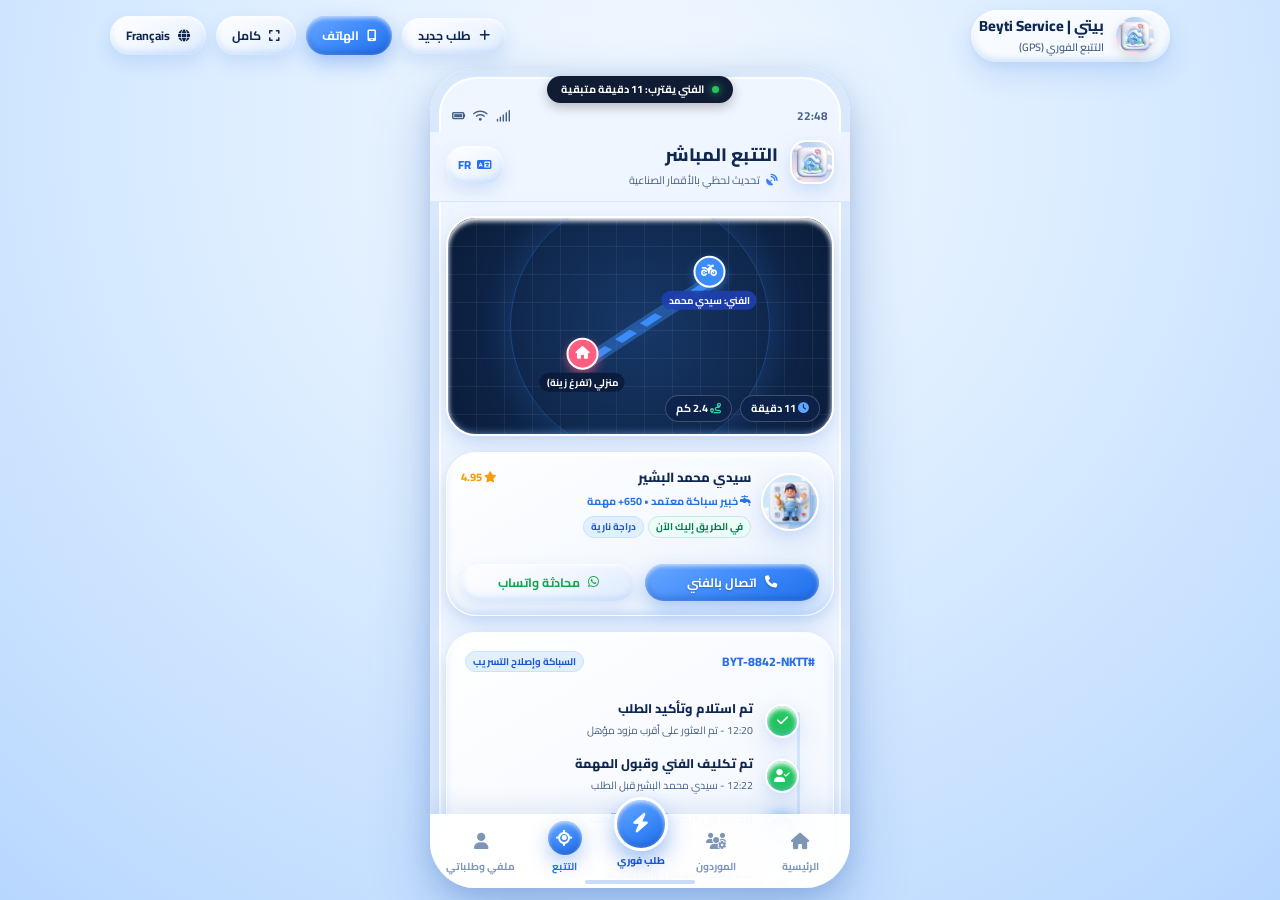
<file: tracking.html>
﻿<!DOCTYPE html>
<html lang="ar" dir="rtl">

<head>
  <meta charset="UTF-8">
  <meta name="viewport" content="width=device-width, initial-scale=1.0, maximum-scale=1.0, user-scalable=no">
  <title>التتبع الفوري | بيتي - نواكشوط</title>
  
  <link rel="preconnect" href="https://fonts.googleapis.com">
  <link rel="preconnect" href="https://fonts.gstatic.com" crossorigin>
  <link
    href="https://fonts.googleapis.com/css2?family=Cairo:wght@400;500;600;700;800;900&family=Plus+Jakarta+Sans:wght@400;500;600;700;800&display=swap"
    rel="stylesheet">
  <link rel="stylesheet" href="https://cdnjs.cloudflare.com/ajax/libs/font-awesome/6.5.1/css/all.min.css" />
  <link rel="stylesheet" href="style.css">
</head>

<body>

  <!-- Desktop Presentation Controls -->
  <aside class="desktop-dock" id="desktopDock">
    <div class="dock-brand">
      <img src="assets/puffy_house.jpg" alt="Beyti Logo" class="dock-logo">
      <div class="dock-info">
        <span class="dock-title">بيتي | Beyti Service</span>
        <span class="dock-tag" data-ar="التتبع الفوري (GPS)" data-fr="Suivi en Direct (GPS)">التتبع الفوري (GPS)</span>
      </div>
    </div>
    <div class="dock-actions">
      <a href="order.html" class="dock-btn"><i class="fa-solid fa-plus"></i> <span data-ar="طلب جديد" data-fr="Nouvelle commande">طلب جديد</span></a>
      <button class="dock-btn active" id="btnPhoneView"><i class="fa-solid fa-mobile-screen"></i> <span>الهاتف</span></button>
      <button class="dock-btn" id="btnFullView"><i class="fa-solid fa-expand"></i> <span>كامل</span></button>
      <button class="dock-btn lang-toggle" id="dockLangBtn"><i class="fa-solid fa-globe"></i> <span id="dockLangLabel">Français</span></button>
    </div>
  </aside>

  <!-- App Viewport -->
  <div class="app-viewport-wrapper">
    <main class="mobile-phone-frame" id="phoneFrame">

      <!-- Dynamic Island -->
      <div class="phone-notch">
        <div class="dynamic-island">
          <span class="island-dot pulse"></span>
          <span data-ar="الفني يقترب: 11 دقيقة متبقية" data-fr="Le technicien approche : 11 min">الفني يقترب: 11 دقيقة متبقية</span>
        </div>
      </div>

      <!-- Status Bar -->
      <header class="app-status-bar">
        <span class="status-time" id="statusClock">12:45</span>
        <div class="status-icons">
          <i class="fa-solid fa-signal"></i>
          <i class="fa-solid fa-wifi"></i>
          <i class="fa-solid fa-battery-full"></i>
        </div>
      </header>

      <!-- App Header Nav -->
      <nav class="app-header-nav">
        <div class="brand-row">
          <div class="brand-meta">
            <a href="home.html"><img src="assets/puffy_house.jpg" alt="بيتي" class="app-logo-img"></a>
            <div class="brand-text">
              <h1 class="brand-name" data-ar="التتبع المباشر" data-fr="Suivi Direct">التتبع المباشر</h1>
              <p class="brand-city"><i class="fa-solid fa-satellite-dish" style="color: #3b82f6;"></i> <span data-ar="تحديث لحظي بالأقمار الصناعية" data-fr="Mise à jour en temps réel">تحديث لحظي بالأقمار الصناعية</span></p>
            </div>
          </div>
          <div class="header-actions">
            <button class="icon-chip lang-chip" id="langSwitchBtn">
              <i class="fa-solid fa-language"></i>
              <span id="currentLangTag">FR</span>
            </button>
          </div>
        </div>
      </nav>

      <!-- Scroll Body -->
      <div class="app-scroll-body">

        <!-- Radar / Map Simulation Card -->
        <section class="radar-map-card" id="radarCard">
          <div class="radar-grid-layer"></div>
          <div class="radar-sweep"></div>

          <!-- Holographic SVG Route -->
          <svg class="hologram-route-svg" viewBox="0 0 100 100" preserveAspectRatio="none">
            <path d="M 68 30 Q 52 48 35 68" class="route-line-glow" />
            <path d="M 68 30 Q 52 48 35 68" class="route-line-dash" />
          </svg>

          <!-- User Home Marker -->
          <div class="map-marker" style="top: 68%; left: 35%;">
            <div class="marker-icon"><i class="fa-solid fa-house"></i></div>
            <span class="marker-tooltip" data-ar="منزلي (تفرغ زينة)" data-fr="Mon Domicile">منزلي (تفرغ زينة)</span>
          </div>

          <!-- Technician Marker (Moving) -->
          <div class="map-marker" id="techPin" style="top: 30%; left: 68%; transition: all 1s ease;">
            <div class="marker-icon tech-icon"><i class="fa-solid fa-motorcycle"></i></div>
            <span class="marker-tooltip" style="background: rgba(30, 64, 175, 0.9);" data-ar="الفني: سيدي محمد" data-fr="Technicien : Sidi">الفني: سيدي محمد</span>
          </div>

          <!-- Floating Map Info Badges -->
          <div style="position: absolute; bottom: 12px; right: 12px; display: flex; gap: 8px;">
            <div style="background: rgba(15, 35, 75, 0.85); backdrop-filter: blur(8px); color: #fff; padding: 4px 10px; border-radius: var(--radius-pill); font-size: 0.72rem; font-weight: 700; border: 1px solid rgba(255,255,255,0.2);">
              <i class="fa-solid fa-clock" style="color: #60a5fa;"></i> <strong id="etaNumber">11</strong> <span data-ar="دقيقة" data-fr="min">دقيقة</span>
            </div>
            <div style="background: rgba(15, 35, 75, 0.85); backdrop-filter: blur(8px); color: #fff; padding: 4px 10px; border-radius: var(--radius-pill); font-size: 0.72rem; font-weight: 700; border: 1px solid rgba(255,255,255,0.2);">
              <i class="fa-solid fa-route" style="color: #34d399;"></i> <strong>2.4</strong> <span data-ar="كم" data-fr="km">كم</span>
            </div>
          </div>
        </section>

        <!-- Technician Contact Card -->
        <section class="puffy-card" style="padding: 14px;">
          <div class="provider-header">
            <img src="assets/puffy_artisan.jpg" alt="سيدي محمد" class="provider-avatar" style="width: 58px; height: 58px;">
            <div class="provider-info">
              <div class="provider-name-row">
                <span class="provider-name">سيدي محمد البشير</span>
                <span class="provider-rating"><i class="fa-solid fa-star"></i> 4.95</span>
              </div>
              <span class="provider-craft"><i class="fa-solid fa-faucet-drip"></i> خبير سباكة معتمد • 650+ مهمة</span>
              <div class="provider-badges-row" style="margin-top: 4px;">
                <span class="micro-badge" style="background: #ecfdf5; color: #047857;">في الطريق إليك الآن</span>
                <span class="micro-badge">دراجة نارية</span>
              </div>
            </div>
          </div>

          <div style="display: flex; gap: 10px; margin-top: 14px;">
            <a href="tel:+22245000000" class="btn-3d btn-glow-primary" style="flex: 1; padding: 10px; font-size: 0.82rem;">
              <i class="fa-solid fa-phone"></i> <span data-ar="اتصال بالفني" data-fr="Appeler">اتصال بالفني</span>
            </a>
            <a href="https://wa.me/22200000000" target="_blank" class="btn-3d btn-glass" style="flex: 1; padding: 10px; font-size: 0.82rem; color: #16a34a;">
              <i class="fa-brands fa-whatsapp"></i> <span data-ar="محادثة واتساب" data-fr="WhatsApp">محادثة واتساب</span>
            </a>
          </div>
        </section>

        <!-- 5-Step Order Progress Stepper -->
        <section class="puffy-card">
          <div style="display: flex; align-items: center; justify-content: space-between; margin-bottom: 16px;">
            <span style="font-weight: 800; font-size: 0.82rem; color: var(--puffy-blue-600);" id="orderIdTag">#BYT-8842-NKTT</span>
            <span class="micro-badge" data-ar="السباكة وإصلاح التسريب" data-fr="Plomberie & Fuite">السباكة وإصلاح التسريب</span>
          </div>

          <div class="stepper-track-3d">
            <!-- Step 1: Confirmed -->
            <div class="step-item step-completed">
              <div class="step-node"><i class="fa-solid fa-check"></i></div>
              <div class="step-info">
                <strong data-ar="تم استلام وتأكيد الطلب" data-fr="Commande confirmée">تم استلام وتأكيد الطلب</strong>
                <small>12:20 - تم العثور على أقرب مزود مؤهل</small>
              </div>
            </div>

            <!-- Step 2: Assigned -->
            <div class="step-item step-completed">
              <div class="step-node"><i class="fa-solid fa-user-check"></i></div>
              <div class="step-info">
                <strong data-ar="تم تكليف الفني وقبول المهمة" data-fr="Technicien assigné">تم تكليف الفني وقبول المهمة</strong>
                <small>12:22 - سيدي محمد البشير قبل الطلب</small>
              </div>
            </div>

            <!-- Step 3: En Route (Current) -->
            <div class="step-item step-current" id="stepEnRoute">
              <div class="step-node"><i class="fa-solid fa-motorcycle"></i></div>
              <div class="step-info">
                <strong style="color: var(--puffy-blue-600);" data-ar="الفني في الطريق إلى موقعك" data-fr="Technicien en route">الفني في الطريق إلى موقعك</strong>
                <small id="stepRoadLabel">شارع المختار ولد داداه - متوقع خلال 11 دقيقة</small>
              </div>
            </div>

            <!-- Step 4: In Progress -->
            <div class="step-item" id="stepExecution">
              <div class="step-node"><i class="fa-solid fa-screwdriver-wrench"></i></div>
              <div class="step-info">
                <strong data-ar="بدء تنفيذ العمل والمعاينة" data-fr="Exécution des travaux">بدء تنفيذ العمل والمعاينة</strong>
                <small data-ar="في انتظار وصول الفني لموقعك" data-fr="En attente de l'arrivée">في انتظار وصول الفني لموقعك</small>
              </div>
            </div>

            <!-- Step 5: Completed & Rated -->
            <div class="step-item" id="stepDone">
              <div class="step-node"><i class="fa-solid fa-star"></i></div>
              <div class="step-info">
                <strong data-ar="اكتمال الخدمة والتقييم" data-fr="Fin de mission & Avis">اكتمال الخدمة والتقييم</strong>
                <small data-ar="تسليم الفاتورة وضمان الجودة 30 يوماً" data-fr="Facture et garantie 30 jours">تسليم الفاتورة وضمان الجودة 30 يوماً</small>
              </div>
            </div>
          </div>

          <!-- Step Progression Simulator -->
          <div style="margin-top: 20px; display: flex; gap: 8px;">
            <button type="button" class="btn-3d btn-glass" style="flex: 1; padding: 10px; font-size: 0.78rem;" onclick="simulateNextStep()">
              <i class="fa-solid fa-forward-step"></i> <span data-ar="محاكاة تقدم الحالة (عرض حي)" data-fr="Simuler l'Étape Suivante">محاكاة تقدم الحالة (عرض حي)</span>
            </button>
            <a href="reviews.html" class="btn-3d btn-glow-primary" style="padding: 10px 16px; font-size: 0.78rem;">
              <i class="fa-solid fa-star"></i> <span data-ar="تقييم" data-fr="Noter">تقييم</span>
            </a>
          </div>
        </section>

      </div> <!-- /app-scroll-body -->

      <!-- Fixed 5-Tab Bottom Dock Nav -->
      <nav class="bottom-dock-nav" aria-label="Bottom Navigation">
        <a href="home.html" class="nav-tab-btn">
          <div class="tab-icon-wrap"><i class="fa-solid fa-house"></i></div>
          <span class="tab-label" data-ar="الرئيسية" data-fr="Accueil">الرئيسية</span>
        </a>
        <a href="providers.html" class="nav-tab-btn">
          <div class="tab-icon-wrap"><i class="fa-solid fa-users-gear"></i></div>
          <span class="tab-label" data-ar="الموردون" data-fr="Artisans">الموردون</span>
        </a>
        <a href="order.html" class="nav-tab-center-btn" aria-label="طلب فوري">
          <div class="center-btn-orb"><i class="fa-solid fa-bolt"></i></div>
          <span class="center-btn-label" data-ar="طلب فوري" data-fr="Express">طلب فوري</span>
        </a>
        <a href="tracking.html" class="nav-tab-btn active">
          <div class="tab-icon-wrap"><i class="fa-solid fa-location-crosshairs"></i></div>
          <span class="tab-label" data-ar="التتبع" data-fr="Suivi">التتبع</span>
        </a>
        <a href="profile.html" class="nav-tab-btn">
          <div class="tab-icon-wrap"><i class="fa-solid fa-user"></i></div>
          <span class="tab-label" data-ar="ملفي وطلباتي" data-fr="Profil">ملفي وطلباتي</span>
        </a>
      </nav>

      <div class="phone-home-indicator"></div>
    </main>
  </div>

  <div class="toast-hub" id="toastHub"></div>
  <script src="common.js"></script>
  <script>
    // Retrieve last order if available
    const lastOrder = JSON.parse(localStorage.getItem('beyti_last_order') || '{}');
    if (lastOrder.id) {
      document.getElementById('orderIdTag').textContent = lastOrder.id;
    }

    let currentStep = 3;
    function simulateNextStep() {
      const techPin = document.getElementById('techPin');
      const etaNumber = document.getElementById('etaNumber');
      const stepEnRoute = document.getElementById('stepEnRoute');
      const stepExecution = document.getElementById('stepExecution');
      const stepDone = document.getElementById('stepDone');
      const stepRoadLabel = document.getElementById('stepRoadLabel');

      if (currentStep === 3) {
        currentStep = 4;
        techPin.style.top = '62%';
        techPin.style.left = '42%';
        etaNumber.textContent = '2';
        stepRoadLabel.textContent = 'الفني وصل إلى الباب وهو في انتظار المعاينة';
        stepEnRoute.classList.remove('step-current');
        stepEnRoute.classList.add('step-completed');
        stepExecution.classList.add('step-current');
        BEYTI_COMMON.showToast('وصل الفني إلى موقعك بنجاح!', 'fa-user-check');
      } else if (currentStep === 4) {
        currentStep = 5;
        techPin.style.top = '68%';
        techPin.style.left = '35%';
        etaNumber.textContent = '0';
        stepExecution.classList.remove('step-current');
        stepExecution.classList.add('step-completed');
        stepDone.classList.add('step-completed');
        BEYTI_COMMON.showToast('اكتمل العمل بنجاح! يمكنك الآن تقييم الخدمة.', 'fa-star');
      } else {
        currentStep = 3;
        techPin.style.top = '30%';
        techPin.style.left = '68%';
        etaNumber.textContent = '11';
        stepEnRoute.classList.add('step-current');
        stepEnRoute.classList.remove('step-completed');
        stepExecution.classList.remove('step-current', 'step-completed');
        stepDone.classList.remove('step-completed');
        BEYTI_COMMON.showToast('تمت إعادة ضبط المحاكاة للحالة النشطة.', 'fa-rotate-right');
      }
    }
  </script>
</body>

</html>
</file>
<file: style.css>
/* ==========================================================================
   BEYTI SERVICE (بيتي) - 3D BLUE PUFFY DESIGN SYSTEM
   Theme: Soft Claymorphism & Glossy 3D Blue Puffy Aesthetics
   Font: Cairo (Arabic) & Plus Jakarta Sans (Latin / Numbers)
   ========================================================================== */

@import url('https://fonts.googleapis.com/css2?family=Cairo:wght@400;500;600;700;800;900&family=Plus+Jakarta+Sans:wght@400;500;600;700;800&display=swap');

:root {
  /* Puffy 3D Color Palette */
  --puffy-sky-light: #f3f8ff;
  --puffy-sky-base: #dcebff;
  --puffy-sky-deep: #b9d8ff;
  
  --puffy-blue-50:  #f0f7ff;
  --puffy-blue-100: #e0effe;
  --puffy-blue-200: #c2dcfe;
  --puffy-blue-300: #9bc7fe;
  --puffy-blue-400: #6caafd;
  --puffy-blue-500: #3b8cf8;
  --puffy-blue-600: #2570ea;
  --puffy-blue-700: #1a56cf;
  --puffy-navy-dark: #0f2852;
  --puffy-navy-muted: #3a547a;

  /* Accents */
  --puffy-heart-pink: #ff5e80;
  --puffy-accent-green: #10b981;
  --puffy-accent-gold: #f59e0b;
  --puffy-accent-orange: #f97316;

  /* Text Colors */
  --white: #ffffff;
  --text-primary: #11284d;
  --text-secondary: #476288;
  --text-tertiary: #7d96b8;

  /* 3D Puffy Shadows & Clay Highlights */
  --puffy-card-bg: linear-gradient(150deg, #ffffff 0%, #f4f8fe 60%, #e5f1fe 100%);
  --puffy-card-shadow: 
    0 12px 28px rgba(55, 120, 215, 0.16),
    0 4px 10px rgba(55, 120, 215, 0.08),
    inset 0 3px 5px rgba(255, 255, 255, 0.98),
    inset 0 -3px 6px rgba(120, 175, 245, 0.32);

  --puffy-card-hover-shadow:
    0 18px 36px rgba(55, 120, 215, 0.22),
    0 6px 14px rgba(55, 120, 215, 0.12),
    inset 0 3px 5px rgba(255, 255, 255, 1),
    inset 0 -4px 8px rgba(120, 175, 245, 0.38);

  --puffy-btn-blue-bg: linear-gradient(150deg, #6ba7ff 0%, #3e8bfb 50%, #206ee8 100%);
  --puffy-btn-blue-shadow:
    0 8px 20px rgba(35, 110, 230, 0.35),
    inset 0 2px 4px rgba(255, 255, 255, 0.7),
    inset 0 -3px 6px rgba(15, 60, 150, 0.35);

  --puffy-btn-white-bg: linear-gradient(150deg, #ffffff 0%, #eff5ff 60%, #dbe9fe 100%);
  --puffy-btn-white-shadow:
    0 8px 18px rgba(60, 125, 220, 0.16),
    inset 0 2px 4px rgba(255, 255, 255, 0.95),
    inset 0 -3px 6px rgba(135, 185, 250, 0.35);

  --puffy-inset-field:
    inset 0 3px 6px rgba(60, 115, 195, 0.14),
    inset 0 -1px 3px rgba(255, 255, 255, 0.9);

  /* Typography */
  --font-ar: 'Cairo', -apple-system, BlinkMacSystemFont, 'Segoe UI', system-ui, sans-serif;
  --font-en: 'Plus Jakarta Sans', -apple-system, BlinkMacSystemFont, 'Segoe UI', system-ui, sans-serif;
  
  --radius-xs: 12px;
  --radius-sm: 16px;
  --radius-md: 22px;
  --radius-lg: 30px;
  --radius-pill: 9999px;
  
  --trans-bounce: all 0.25s cubic-bezier(0.34, 1.56, 0.64, 1);
  --trans-smooth: all 0.2s ease;
}

/* Base Reset */
*, *::before, *::after {
  box-sizing: border-box;
  margin: 0;
  padding: 0;
  -webkit-tap-highlight-color: transparent;
}

img {
  max-width: 100%;
  height: auto;
}

html {
  font-size: 15px;
  height: 100%;
}

body {
  font-family: var(--font-ar);
  background: radial-gradient(circle at 50% 15%, #f4f9ff 0%, #d8ebff 50%, #b8d7ff 100%);
  background-attachment: fixed;
  color: var(--text-primary);
  height: 100%;
  overflow-x: hidden;
  line-height: 1.6;
  display: flex;
  flex-direction: column;
  align-items: center;
}

html[dir="ltr"] body {
  font-family: var(--font-en);
}

a {
  text-decoration: none;
  color: inherit;
}

button {
  font-family: inherit;
  border: none;
  background: none;
  cursor: pointer;
  outline: none;
}

input, select, textarea {
  font-family: inherit;
  outline: none;
  border: none;
}

/* ==========================================================================
   DESKTOP DOCK (Top bar for PC users)
   ========================================================================== */
.desktop-dock {
  width: 100%;
  max-width: 1100px;
  padding: 10px 20px;
  display: flex;
  align-items: center;
  justify-content: space-between;
  z-index: 100;
  position: relative;
  flex-shrink: 0;
}

.dock-brand {
  display: flex;
  align-items: center;
  gap: 12px;
  background: rgba(255, 255, 255, 0.75);
  backdrop-filter: blur(14px);
  padding: 6px 16px 6px 8px;
  border-radius: var(--radius-pill);
  box-shadow: var(--puffy-card-shadow);
}

.dock-logo {
  width: 38px;
  height: 38px;
  border-radius: 50%;
  object-fit: cover;
  box-shadow: 0 4px 10px rgba(0, 0, 0, 0.1);
}

.dock-info {
  display: flex;
  flex-direction: column;
  gap: 2px;
}

.dock-title {
  font-weight: 800;
  font-size: 0.98rem;
  color: var(--puffy-navy-dark);
  line-height: 1.4;
}

.dock-tag {
  font-size: 0.72rem;
  color: var(--text-secondary);
  font-weight: 600;
}

.dock-actions {
  display: flex;
  align-items: center;
  gap: 10px;
}

.dock-btn {
  display: inline-flex;
  align-items: center;
  gap: 8px;
  padding: 8px 16px;
  border-radius: var(--radius-pill);
  background: var(--puffy-btn-white-bg);
  box-shadow: var(--puffy-btn-white-shadow);
  color: var(--puffy-navy-dark);
  font-weight: 700;
  font-size: 0.82rem;
  transition: var(--trans-bounce);
}

.dock-btn:hover {
  transform: translateY(-2px);
  color: var(--puffy-blue-600);
}

.dock-btn.active {
  background: var(--puffy-btn-blue-bg);
  box-shadow: var(--puffy-btn-blue-shadow);
  color: var(--white);
}

/* ==========================================================================
   APP VIEWPORT WRAPPER & REALISTIC PHONE FRAME
   ========================================================================== */
.app-viewport-wrapper {
  width: 100%;
  display: flex;
  justify-content: center;
  align-items: center;
  padding: 4px 16px 20px;
  flex: 1;
  min-height: 0; /* CRITICAL: Enables child to calculate percentage height properly */
}

/* Real smartphone container with fixed height on desktop */
.mobile-phone-frame {
  width: 100%;
  max-width: 420px;
  height: min(840px, calc(100vh - 80px)); /* Realistic Phone Dimension */
  background: #f0f6ff;
  border-radius: 46px;
  box-shadow: 
    0 25px 60px rgba(35, 90, 180, 0.28),
    0 8px 20px rgba(35, 90, 180, 0.15),
    inset 0 0 0 9px #d9e8fb,
    inset 0 0 0 11px rgba(255, 255, 255, 0.95);
  position: relative;
  display: flex;
  flex-direction: column;
  overflow: hidden; /* Clips content inside phone bezel */
  transition: max-width 0.35s cubic-bezier(0.16, 1, 0.3, 1);
}

/* Full View Mode toggle for PC */
.mobile-phone-frame.full-view-mode {
  max-width: 860px;
  border-radius: 36px;
}

/* Mobile Screen: True Native Mobile Experience */
@media (max-width: 540px) {
  body {
    height: 100vh;
    height: 100dvh;
    overflow: hidden;
  }
  .desktop-dock {
    display: none;
  }
  .app-viewport-wrapper {
    padding: 0;
    align-items: stretch;
  }
  .mobile-phone-frame {
    max-width: 100%;
    height: 100vh;
    height: 100dvh;
    border-radius: 0;
    box-shadow: none;
  }
}

/* Phone Notch & Dynamic Island */
.phone-notch {
  width: 100%;
  padding-top: 8px;
  display: flex;
  justify-content: center;
  z-index: 60;
  pointer-events: none;
  flex-shrink: 0;
}

.dynamic-island {
  background: #0f1c34;
  color: #fff;
  border-radius: var(--radius-pill);
  padding: 5px 14px;
  display: flex;
  align-items: center;
  gap: 8px;
  box-shadow: 0 4px 12px rgba(0, 0, 0, 0.25);
  font-size: 0.72rem;
  font-weight: 700;
}

.island-dot {
  width: 7px;
  height: 7px;
  border-radius: 50%;
  background: #22c55e;
  box-shadow: 0 0 8px #22c55e;
}

.island-dot.pulse {
  animation: pulseBeacon 1.8s infinite;
}

@keyframes pulseBeacon {
  0% { transform: scale(0.9); opacity: 0.8; }
  50% { transform: scale(1.3); opacity: 1; }
  100% { transform: scale(0.9); opacity: 0.8; }
}

/* App Status Bar */
.app-status-bar {
  display: flex;
  align-items: center;
  justify-content: space-between;
  padding: 4px 22px 6px;
  font-size: 0.78rem;
  font-weight: 700;
  color: var(--text-secondary);
  z-index: 50;
  flex-shrink: 0;
}

.status-icons {
  display: flex;
  gap: 8px;
}

/* App Header Nav (Pinned to top) */
.app-header-nav {
  padding: 8px 16px 10px;
  background: rgba(240, 246, 255, 0.92);
  backdrop-filter: blur(16px);
  position: relative;
  z-index: 40;
  display: flex;
  flex-direction: column;
  gap: 10px;
  border-bottom: 1px solid rgba(195, 220, 255, 0.5);
  flex-shrink: 0;
}

.brand-row {
  display: flex;
  align-items: center;
  justify-content: space-between;
}

.brand-meta {
  display: flex;
  align-items: center;
  gap: 12px;
}

.app-logo-img {
  width: 44px;
  height: 44px;
  border-radius: var(--radius-sm);
  object-fit: cover;
  box-shadow: var(--puffy-card-shadow);
  border: 2px solid #fff;
  flex-shrink: 0;
}

.brand-text {
  display: flex;
  flex-direction: column;
  justify-content: center;
  gap: 5px;
}

.brand-name {
  font-size: 1.2rem;
  font-weight: 800;
  color: var(--puffy-navy-dark);
  line-height: 1.45;
  margin: 0;
  padding: 0;
  display: flex;
  align-items: baseline;
  gap: 6px;
}

.brand-name span {
  color: var(--puffy-blue-600);
  font-size: 0.82rem;
  font-weight: 700;
}

.brand-city {
  font-size: 0.73rem;
  color: var(--text-secondary);
  display: flex;
  align-items: center;
  gap: 6px;
  line-height: 1.45;
  margin: 0;
  padding: 0;
}

.brand-city i {
  font-size: 0.78rem;
  flex-shrink: 0;
}

.header-actions {
  display: flex;
  align-items: center;
  gap: 8px;
}

.icon-chip {
  width: 38px;
  height: 38px;
  border-radius: 50%;
  display: flex;
  align-items: center;
  justify-content: center;
  background: var(--puffy-btn-white-bg);
  box-shadow: var(--puffy-btn-white-shadow);
  color: var(--puffy-blue-600);
  font-size: 0.95rem;
  transition: var(--trans-bounce);
}

.icon-chip:active {
  transform: scale(0.92);
}

.lang-chip {
  width: auto;
  padding: 0 12px;
  border-radius: var(--radius-pill);
  font-size: 0.78rem;
  font-weight: 800;
  gap: 6px;
}

/* Location Selector */
.location-pill-3d {
  background: var(--puffy-card-bg);
  box-shadow: var(--puffy-card-shadow);
  border-radius: var(--radius-pill);
  padding: 6px 14px;
  display: flex;
  align-items: center;
  gap: 8px;
  color: var(--puffy-navy-dark);
  font-size: 0.82rem;
  font-weight: 700;
  border: 1px solid rgba(255, 255, 255, 0.9);
}

.moughataa-dropdown {
  flex: 1;
  background: transparent;
  color: var(--puffy-blue-700);
  font-weight: 700;
  font-size: 0.82rem;
  cursor: pointer;
}

/* Search Bar */
.search-section-3d {
  width: 100%;
}

.search-input-wrap {
  display: flex;
  align-items: center;
  background: #ffffff;
  border-radius: var(--radius-pill);
  padding: 6px 12px;
  box-shadow: var(--puffy-inset-field);
  border: 1px solid #cde2fe;
  gap: 8px;
}

.search-icon {
  color: var(--puffy-blue-400);
  font-size: 0.9rem;
}

.search-input-wrap input {
  flex: 1;
  background: transparent;
  font-size: 0.84rem;
  color: var(--text-primary);
  line-height: 1.4;
}

.search-input-wrap input::placeholder {
  color: var(--text-tertiary);
}

.filter-badge-btn {
  width: 30px;
  height: 30px;
  border-radius: 50%;
  background: var(--puffy-btn-blue-bg);
  box-shadow: var(--puffy-btn-blue-shadow);
  color: #fff;
  display: flex;
  align-items: center;
  justify-content: center;
  font-size: 0.75rem;
}

/* ==========================================================================
   APP SCROLL BODY (INTERNAL SMOOTH PHONE SCROLLING)
   ========================================================================== */
.app-scroll-body {
  flex: 1;
  min-height: 0; /* CRITICAL: Allows flex container to scroll inside fixed phone frame */
  overflow-y: auto;
  overflow-x: hidden;
  -webkit-overflow-scrolling: touch;
  padding: 14px 16px 95px; /* 95px space for the fixed bottom bar */
  display: flex;
  flex-direction: column;
  gap: 16px;
  scroll-behavior: smooth;
  overscroll-behavior-y: contain;
}

.app-scroll-body::-webkit-scrollbar {
  width: 5px;
}
.app-scroll-body::-webkit-scrollbar-thumb {
  background: rgba(130, 185, 250, 0.4);
  border-radius: var(--radius-pill);
}

/* ==========================================================================
   PERMANENTLY FIXED BOTTOM DOCK NAVIGATION BAR (5 TABS)
   ========================================================================== */
.bottom-dock-nav {
  position: absolute;
  bottom: 0;
  left: 0;
  right: 0;
  height: 74px;
  background: rgba(255, 255, 255, 0.95);
  backdrop-filter: blur(20px);
  border-top: 1.5px solid rgba(255, 255, 255, 0.95);
  box-shadow: 0 -8px 25px rgba(50, 110, 200, 0.12);
  display: flex;
  align-items: center;
  justify-content: space-around;
  padding: 0 8px 6px;
  z-index: 100;
  border-bottom-left-radius: inherit;
  border-bottom-right-radius: inherit;
}

.nav-tab-btn {
  display: flex;
  flex-direction: column;
  align-items: center;
  justify-content: center;
  gap: 3px;
  color: var(--text-tertiary);
  transition: var(--trans-bounce);
  padding: 4px 8px;
  border-radius: var(--radius-md);
  position: relative;
  text-decoration: none;
  flex: 1;
}

.tab-icon-wrap {
  width: 34px;
  height: 34px;
  border-radius: 50%;
  display: flex;
  align-items: center;
  justify-content: center;
  font-size: 1.1rem;
  transition: var(--trans-bounce);
}

.tab-label {
  font-size: 0.68rem;
  font-weight: 700;
  line-height: 1.2;
  white-space: nowrap;
}

.nav-tab-btn:hover {
  color: var(--puffy-blue-500);
}

.nav-tab-btn.active {
  color: var(--puffy-blue-600);
}

.nav-tab-btn.active .tab-icon-wrap {
  background: var(--puffy-btn-blue-bg);
  box-shadow: var(--puffy-btn-blue-shadow);
  color: #fff;
  transform: translateY(-3px);
}

/* Center Highlighted 3D Puffy Floating Button */
.nav-tab-center-btn {
  display: flex;
  flex-direction: column;
  align-items: center;
  justify-content: center;
  position: relative;
  top: -16px;
  text-decoration: none;
  flex: 1;
}

.center-btn-orb {
  width: 54px;
  height: 54px;
  border-radius: 50%;
  background: var(--puffy-btn-blue-bg);
  box-shadow: 
    0 10px 22px rgba(35, 110, 230, 0.45),
    inset 0 2px 4px rgba(255, 255, 255, 0.75),
    inset 0 -3px 6px rgba(15, 60, 150, 0.35);
  border: 3px solid #ffffff;
  color: #fff;
  display: flex;
  align-items: center;
  justify-content: center;
  font-size: 1.3rem;
  transition: var(--trans-bounce);
}

.center-btn-orb:hover {
  transform: scale(1.08);
}

.center-btn-label {
  font-size: 0.66rem;
  font-weight: 800;
  color: var(--puffy-blue-700);
  margin-top: 2px;
  white-space: nowrap;
}

/* Bottom iOS indicator */
.phone-home-indicator {
  position: absolute;
  bottom: 4px;
  left: 50%;
  transform: translateX(-50%);
  width: 110px;
  height: 4px;
  background: #cbdcf8;
  border-radius: var(--radius-pill);
  z-index: 110;
  pointer-events: none;
}

/* ==========================================================================
   CARDS & SPACING (NO OVERLAPPING, BALANCED BREATHING ROOM)
   ========================================================================== */
.puffy-card {
  background: var(--puffy-card-bg);
  border-radius: var(--radius-lg);
  padding: 18px;
  box-shadow: var(--puffy-card-shadow);
  border: 1.5px solid rgba(255, 255, 255, 0.95);
  display: flex;
  flex-direction: column;
  gap: 12px;
  position: relative;
  transition: var(--trans-bounce);
}

.puffy-card:hover {
  box-shadow: var(--puffy-card-hover-shadow);
}

/* Hero 3D Card */
.hero-3d-card {
  background: linear-gradient(135deg, #e4f0ff 0%, #cae3fe 60%, #9fc9fe 100%);
  border-radius: var(--radius-lg);
  padding: 22px 18px;
  box-shadow: var(--puffy-card-shadow);
  border: 2px solid #ffffff;
  display: flex;
  flex-direction: column;
  gap: 12px;
}

.hero-badge-pill {
  display: inline-flex;
  align-items: center;
  gap: 8px;
  background: rgba(255, 255, 255, 0.85);
  backdrop-filter: blur(8px);
  padding: 5px 12px;
  border-radius: var(--radius-pill);
  font-size: 0.74rem;
  font-weight: 700;
  color: var(--puffy-blue-700);
  box-shadow: 0 4px 10px rgba(59, 140, 248, 0.15);
  width: fit-content;
}

.hero-title {
  font-size: 1.35rem;
  font-weight: 900;
  color: var(--puffy-navy-dark);
  line-height: 1.45;
}

.hero-desc {
  font-size: 0.82rem;
  color: var(--text-secondary);
  line-height: 1.6;
}

.hero-btn-row {
  display: flex;
  gap: 10px;
  margin-top: 4px;
  flex-wrap: wrap;
}

/* Buttons */
.btn-3d {
  display: inline-flex;
  align-items: center;
  justify-content: center;
  gap: 8px;
  padding: 10px 18px;
  border-radius: var(--radius-pill);
  font-weight: 700;
  font-size: 0.84rem;
  transition: var(--trans-bounce);
  user-select: none;
  line-height: 1.4;
  white-space: nowrap;
}

.btn-3d:active {
  transform: scale(0.96) translateY(2px);
}

.btn-glow-primary {
  background: var(--puffy-btn-blue-bg);
  box-shadow: var(--puffy-btn-blue-shadow);
  color: #fff;
  text-shadow: 0 1px 2px rgba(15, 40, 85, 0.35);
}

.btn-glass {
  background: var(--puffy-btn-white-bg);
  box-shadow: var(--puffy-btn-white-shadow);
  color: var(--puffy-navy-dark);
}

/* Feature Highlights Grid */
.features-ticker-3d {
  display: grid;
  grid-template-columns: repeat(2, 1fr);
  gap: 10px;
}

.ticker-chip {
  background: var(--puffy-card-bg);
  box-shadow: var(--puffy-card-shadow);
  border-radius: var(--radius-md);
  padding: 12px;
  display: flex;
  align-items: center;
  gap: 10px;
  border: 1.5px solid #fff;
  transition: var(--trans-bounce);
  color: inherit;
}

.ticker-chip:hover {
  transform: translateY(-2px);
}

.ticker-chip i {
  font-size: 1.2rem;
  color: var(--puffy-blue-500);
  background: #e8f2ff;
  width: 38px;
  height: 38px;
  border-radius: var(--radius-sm);
  display: flex;
  align-items: center;
  justify-content: center;
  flex-shrink: 0;
}

.ticker-chip div {
  display: flex;
  flex-direction: column;
  gap: 3px;
}

.ticker-chip strong {
  font-size: 0.82rem;
  font-weight: 800;
  color: var(--puffy-navy-dark);
  line-height: 1.4;
}

.ticker-chip small {
  font-size: 0.68rem;
  color: var(--text-secondary);
  line-height: 1.4;
}

/* Section Headings */
.section-title-row {
  display: flex;
  align-items: center;
  justify-content: space-between;
  flex-wrap: wrap;
  gap: 8px;
  margin-bottom: 8px;
}

.section-heading {
  font-size: 1.1rem;
  font-weight: 800;
  color: var(--puffy-navy-dark);
  line-height: 1.35;
}

.section-subheading {
  font-size: 0.74rem;
  color: var(--text-secondary);
  line-height: 1.4;
}

.badge-count {
  background: #e0f0ff;
  color: var(--puffy-blue-600);
  font-size: 0.7rem;
  font-weight: 800;
  padding: 3px 10px;
  border-radius: var(--radius-pill);
  border: 1px solid #c4dffe;
  white-space: nowrap;
}

/* Services 3D Grid */
.services-grid-3d {
  display: grid;
  grid-template-columns: repeat(2, 1fr);
  gap: 12px;
}

.service-card-3d {
  background: var(--puffy-card-bg);
  border-radius: var(--radius-lg);
  padding: 14px;
  box-shadow: var(--puffy-card-shadow);
  border: 2px solid #ffffff;
  display: flex;
  flex-direction: column;
  justify-content: space-between;
  gap: 10px;
  transition: var(--trans-bounce);
  cursor: pointer;
}

.service-card-3d:hover {
  transform: translateY(-3px);
  box-shadow: var(--puffy-card-hover-shadow);
}

/* Special Meera Card */
.special-meera-card {
  grid-column: 1 / -1;
  background: linear-gradient(150deg, #ffffff 0%, #fff7ed 60%, #ffedd5 100%);
  border: 2px solid #fed7aa;
}

.meera-banner-row {
  display: flex;
  gap: 12px;
  align-items: center;
}

.meera-thumb {
  width: 68px;
  height: 68px;
  border-radius: var(--radius-md);
  object-fit: cover;
  box-shadow: var(--puffy-card-shadow);
  border: 2px solid #fff;
  flex-shrink: 0;
}

.card-top-icon {
  width: 46px;
  height: 46px;
  border-radius: var(--radius-md);
  display: flex;
  align-items: center;
  justify-content: center;
  font-size: 1.25rem;
  color: #fff;
  box-shadow: 
    0 6px 14px rgba(50, 110, 210, 0.25),
    inset 0 2px 4px rgba(255, 255, 255, 0.8),
    inset 0 -2px 4px rgba(0, 0, 0, 0.15);
}

.clean-gradient { background: linear-gradient(145deg, #64b5f6, #1e88e5); }
.plumb-gradient { background: linear-gradient(145deg, #4dd0e1, #00acc1); }
.electric-gradient { background: linear-gradient(145deg, #ffd54f, #ffa000); }
.maint-gradient { background: linear-gradient(145deg, #81c784, #43a047); }
.trans-gradient { background: linear-gradient(145deg, #ba68c8, #8e24aa); }
.meera-gradient { background: linear-gradient(145deg, #ff8a65, #f4511e); }

.card-category {
  font-size: 0.68rem;
  font-weight: 700;
  color: var(--puffy-blue-600);
}

.card-title {
  font-size: 0.9rem;
  font-weight: 800;
  color: var(--puffy-navy-dark);
  line-height: 1.35;
}

.card-desc {
  font-size: 0.72rem;
  color: var(--text-secondary);
  line-height: 1.5;
}

.card-meta {
  display: flex;
  align-items: center;
  justify-content: space-between;
  font-size: 0.72rem;
}

.btn-card-action {
  width: 100%;
  padding: 7px 10px;
  border-radius: var(--radius-pill);
  background: var(--puffy-btn-blue-bg);
  box-shadow: var(--puffy-btn-blue-shadow);
  color: #fff;
  font-size: 0.75rem;
  font-weight: 700;
  display: flex;
  align-items: center;
  justify-content: center;
  gap: 6px;
  transition: var(--trans-bounce);
}

/* Provider Cards */
.provider-card-3d {
  background: var(--puffy-card-bg);
  border-radius: var(--radius-lg);
  padding: 14px;
  box-shadow: var(--puffy-card-shadow);
  border: 1.5px solid #fff;
  display: flex;
  flex-direction: column;
  gap: 10px;
  transition: var(--trans-bounce);
}

.provider-header {
  display: flex;
  gap: 10px;
  align-items: center;
}

.provider-avatar {
  width: 50px;
  height: 50px;
  border-radius: 50%;
  object-fit: cover;
  box-shadow: var(--puffy-card-shadow);
  border: 2px solid #fff;
  flex-shrink: 0;
}

.provider-info {
  flex: 1;
  min-width: 0;
}

.provider-name-row {
  display: flex;
  align-items: center;
  justify-content: space-between;
  gap: 6px;
}

.provider-name {
  font-size: 0.88rem;
  font-weight: 800;
  color: var(--puffy-navy-dark);
  white-space: nowrap;
  overflow: hidden;
  text-overflow: ellipsis;
}

.provider-rating {
  font-size: 0.74rem;
  font-weight: 800;
  color: var(--puffy-accent-gold);
  white-space: nowrap;
}

.provider-craft {
  font-size: 0.72rem;
  color: var(--puffy-blue-600);
  font-weight: 700;
  line-height: 1.35;
}

.provider-location {
  font-size: 0.68rem;
  color: var(--text-secondary);
  line-height: 1.35;
}

.provider-badges-row {
  display: flex;
  gap: 4px;
  flex-wrap: wrap;
  margin-top: 2px;
}

.micro-badge {
  font-size: 0.65rem;
  font-weight: 700;
  padding: 2px 7px;
  border-radius: var(--radius-pill);
  background: #e2f0fe;
  color: var(--puffy-blue-700);
  border: 1px solid #cae3fd;
  white-space: nowrap;
}

.provider-footer {
  display: flex;
  align-items: center;
  justify-content: space-between;
  padding-top: 6px;
  border-top: 1px solid #e1effe;
}

.provider-price {
  font-size: 0.82rem;
  font-weight: 800;
  color: var(--puffy-navy-dark);
}

.provider-actions {
  display: flex;
  gap: 6px;
}

.btn-icon-action {
  width: 32px;
  height: 32px;
  border-radius: 50%;
  display: flex;
  align-items: center;
  justify-content: center;
  font-size: 0.82rem;
  background: var(--puffy-btn-white-bg);
  box-shadow: var(--puffy-btn-white-shadow);
  color: var(--puffy-blue-600);
  transition: var(--trans-bounce);
}

.btn-icon-action.wa {
  color: #25d366;
}

/* ==========================================================================
   PROFILE STYLES (Niqabi Woman & Orders)
   ========================================================================== */
.profile-card-3d {
  background: linear-gradient(135deg, #ffffff 0%, #f1f7ff 60%, #d8ecff 100%);
  border-radius: var(--radius-lg);
  padding: 16px;
  box-shadow: var(--puffy-card-shadow);
  border: 2px solid #fff;
  display: flex;
  flex-direction: column;
  gap: 12px;
}

.profile-header {
  display: flex;
  align-items: center;
  gap: 14px;
}

.profile-avatar-box {
  position: relative;
  width: 68px;
  height: 68px;
  min-width: 68px;
  min-height: 68px;
  max-width: 68px;
  max-height: 68px;
  flex-shrink: 0;
}

.user-avatar {
  width: 68px !important;
  height: 68px !important;
  max-width: 68px !important;
  max-height: 68px !important;
  border-radius: 50% !important;
  object-fit: cover !important;
  border: 3px solid #fff;
  box-shadow: 0 6px 16px rgba(45, 100, 200, 0.22);
  display: block;
}

.user-status-dot {
  position: absolute;
  bottom: 2px;
  right: 2px;
  width: 14px;
  height: 14px;
  border-radius: 50%;
  background: #10b981;
  border: 2px solid #fff;
  box-shadow: 0 0 6px #10b981;
}

.profile-user-info {
  flex: 1;
  min-width: 0;
}

.user-fullname {
  font-size: 1.05rem;
  font-weight: 900;
  color: var(--puffy-navy-dark);
  line-height: 1.35;
}

.user-phone {
  font-size: 0.76rem;
  color: var(--text-secondary);
  line-height: 1.3;
}

.user-tier-badge {
  display: inline-flex;
  align-items: center;
  gap: 6px;
  background: linear-gradient(145deg, #fff3d6, #ffe5a3);
  color: #946200;
  font-weight: 800;
  font-size: 0.7rem;
  padding: 3px 10px;
  border-radius: var(--radius-pill);
  box-shadow: 0 2px 6px rgba(245, 158, 11, 0.25);
  margin-top: 4px;
  white-space: nowrap;
}

.profile-stats-strip {
  display: grid;
  grid-template-columns: repeat(3, 1fr);
  gap: 8px;
  background: #ffffff;
  padding: 10px;
  border-radius: var(--radius-md);
  box-shadow: var(--puffy-inset-field);
  text-align: center;
}

.stat-box small {
  display: block;
  font-size: 0.66rem;
  color: var(--text-secondary);
  font-weight: 700;
  line-height: 1.3;
}

.stat-box strong {
  font-size: 0.88rem;
  font-weight: 900;
  color: var(--puffy-navy-dark);
  line-height: 1.3;
}

/* Settings Row */
.settings-group-card-3d {
  background: var(--puffy-card-bg);
  border-radius: var(--radius-lg);
  padding: 14px;
  box-shadow: var(--puffy-card-shadow);
  border: 1.5px solid #fff;
  display: flex;
  flex-direction: column;
  gap: 8px;
}

.group-title {
  font-size: 0.82rem;
  font-weight: 800;
  color: var(--puffy-navy-dark);
  margin-bottom: 2px;
}

.settings-row {
  display: flex;
  align-items: center;
  gap: 10px;
  padding: 9px 12px;
  border-radius: var(--radius-md);
  background: rgba(255, 255, 255, 0.7);
  transition: var(--trans-bounce);
  color: inherit;
}

.settings-row:hover {
  background: #ffffff;
  transform: translateX(-3px);
}

.row-icon {
  width: 34px;
  height: 34px;
  border-radius: var(--radius-sm);
  background: #e0f0ff;
  color: var(--puffy-blue-600);
  display: flex;
  align-items: center;
  justify-content: center;
  font-size: 0.9rem;
  flex-shrink: 0;
}

.row-text {
  flex: 1;
}

.row-text span {
  display: block;
  font-size: 0.82rem;
  font-weight: 700;
  color: var(--puffy-navy-dark);
  line-height: 1.35;
}

.row-text small {
  font-size: 0.68rem;
  color: var(--text-secondary);
  line-height: 1.3;
}

.flip-ltr {
  transition: transform 0.2s;
}
html[dir="ltr"] .flip-ltr {
  transform: rotate(180deg);
}

/* Category Filter Pills */
.filter-pills-scroll {
  display: flex;
  gap: 8px;
  overflow-x: auto;
  padding: 2px 2px 8px;
  scrollbar-width: none;
}

.filter-pills-scroll::-webkit-scrollbar {
  display: none;
}

.pill-btn {
  display: inline-flex;
  align-items: center;
  gap: 6px;
  padding: 6px 14px;
  border-radius: var(--radius-pill);
  background: var(--puffy-btn-white-bg);
  box-shadow: var(--puffy-btn-white-shadow);
  color: var(--text-secondary);
  font-weight: 700;
  font-size: 0.76rem;
  white-space: nowrap;
  border: 1px solid rgba(255, 255, 255, 0.8);
  transition: var(--trans-bounce);
  line-height: 1.3;
}

.pill-btn.active {
  background: var(--puffy-btn-blue-bg);
  box-shadow: var(--puffy-btn-blue-shadow);
  color: #fff;
}

/* Stepper Track */
.stepper-track-3d {
  display: flex;
  flex-direction: column;
  gap: 14px;
  position: relative;
  padding-right: 16px;
}

.stepper-track-3d::before {
  content: '';
  position: absolute;
  top: 12px;
  bottom: 12px;
  right: 15px;
  width: 3px;
  background: #d8e8fe;
  border-radius: var(--radius-pill);
}

.step-item {
  display: flex;
  align-items: center;
  gap: 12px;
  position: relative;
}

.step-node {
  width: 34px;
  height: 34px;
  border-radius: 50%;
  background: #e2effe;
  color: var(--text-tertiary);
  display: flex;
  align-items: center;
  justify-content: center;
  font-size: 0.85rem;
  border: 2px solid #fff;
  box-shadow: var(--puffy-card-shadow);
  z-index: 2;
  flex-shrink: 0;
}

.step-completed .step-node {
  background: #22c55e;
  color: #fff;
}

.step-current .step-node {
  background: var(--puffy-blue-500);
  color: #fff;
  box-shadow: 0 0 14px rgba(59, 140, 248, 0.7);
  animation: pulseBeacon 2s infinite;
}

.step-info strong {
  display: block;
  font-size: 0.84rem;
  font-weight: 800;
  color: var(--puffy-navy-dark);
  line-height: 1.35;
}

.step-info small {
  font-size: 0.7rem;
  color: var(--text-secondary);
  line-height: 1.3;
}

/* Radar Simulation */
.radar-map-card {
  height: 220px;
  background: radial-gradient(circle at 50% 50%, #173868 0%, #0a1b38 100%);
  border-radius: var(--radius-lg);
  box-shadow: var(--puffy-card-shadow);
  border: 2px solid #fff;
  position: relative;
  overflow: hidden;
  flex-shrink: 0;
}

.radar-grid-layer {
  position: absolute;
  inset: 0;
  background-image: 
    linear-gradient(rgba(255, 255, 255, 0.06) 1px, transparent 1px),
    linear-gradient(90deg, rgba(255, 255, 255, 0.06) 1px, transparent 1px);
  background-size: 28px 28px;
}

.radar-sweep {
  position: absolute;
  width: 260px;
  height: 260px;
  top: 50%;
  left: 50%;
  transform: translate(-50%, -50%);
  border-radius: 50%;
  border: 1px solid rgba(59, 140, 248, 0.3);
  box-shadow: 0 0 35px rgba(59, 140, 248, 0.2);
  animation: radarRotate 6s linear infinite;
}

@keyframes radarRotate {
  from { transform: translate(-50%, -50%) rotate(0deg); }
  to { transform: translate(-50%, -50%) rotate(360deg); }
}

.map-marker {
  position: absolute;
  transform: translate(-50%, -50%);
  display: flex;
  flex-direction: column;
  align-items: center;
  z-index: 10;
}

.marker-icon {
  width: 32px;
  height: 32px;
  border-radius: 50%;
  background: var(--puffy-heart-pink);
  color: #fff;
  display: flex;
  align-items: center;
  justify-content: center;
  box-shadow: 0 4px 10px rgba(255, 94, 128, 0.6);
  border: 2px solid #fff;
  font-size: 0.85rem;
}

.marker-icon.tech-icon {
  background: var(--puffy-blue-500);
  box-shadow: 0 4px 10px rgba(59, 140, 248, 0.6);
}

.marker-tooltip {
  margin-top: 3px;
  background: rgba(10, 25, 55, 0.85);
  color: #fff;
  font-size: 0.65rem;
  font-weight: 700;
  padding: 2px 7px;
  border-radius: var(--radius-pill);
  white-space: nowrap;
}

.hologram-route-svg {
  position: absolute;
  inset: 0;
  width: 100%;
  height: 100%;
}

.route-line-glow {
  stroke: rgba(59, 140, 248, 0.4);
  stroke-width: 5;
  fill: none;
}

.route-line-dash {
  stroke: #3b8cf8;
  stroke-width: 2.5;
  stroke-dasharray: 6 4;
  fill: none;
  animation: routeDash 2s linear infinite;
}

@keyframes routeDash {
  to { stroke-dashoffset: -20; }
}

/* Landing Specific Styles */
.landing-hero-section {
  text-align: center;
  padding: 16px 10px 12px;
  display: flex;
  flex-direction: column;
  align-items: center;
  gap: 14px;
}

.mascot-aura {
  position: relative;
  display: inline-flex;
  justify-content: center;
  align-items: center;
}

.mascot-aura::before {
  content: '';
  position: absolute;
  inset: -10px;
  border-radius: 36px;
  background: radial-gradient(circle, rgba(59, 140, 248, 0.3) 0%, rgba(255, 255, 255, 0) 70%);
  z-index: 0;
  animation: pulseAura 3.5s ease-in-out infinite;
}

@keyframes pulseAura {
  0%, 100% { transform: scale(1); opacity: 0.6; }
  50% { transform: scale(1.12); opacity: 1; }
}

.landing-mascot-img {
  width: 96px;
  height: 96px;
  border-radius: 28px;
  box-shadow: 0 16px 36px rgba(40, 105, 210, 0.24), 0 4px 10px rgba(0,0,0,0.06);
  border: 3.5px solid #fff;
  position: relative;
  z-index: 1;
  animation: puffyFloat 4s ease-in-out infinite;
}

@keyframes puffyFloat {
  0%, 100% { transform: translateY(0); }
  50% { transform: translateY(-7px); }
}

.mascot-badge-float {
  position: absolute;
  bottom: -4px;
  right: -6px;
  background: rgba(255, 255, 255, 0.95);
  backdrop-filter: blur(8px);
  border: 1.5px solid #d4e7fe;
  box-shadow: 0 4px 14px rgba(30, 90, 180, 0.2);
  padding: 3px 10px;
  border-radius: var(--radius-pill);
  font-size: 0.7rem;
  font-weight: 800;
  color: var(--puffy-navy-dark);
  display: flex;
  align-items: center;
  gap: 5px;
  z-index: 2;
}

.landing-main-title {
  font-size: 1.55rem;
  font-weight: 900;
  color: var(--puffy-navy-dark);
  line-height: 1.45;
  margin: 0;
}

.landing-main-title span {
  color: var(--puffy-blue-600);
  background: linear-gradient(135deg, #1e88e5 0%, #0284c7 100%);
  -webkit-background-clip: text;
  -webkit-text-fill-color: transparent;
}

.landing-tagline {
  font-size: 0.82rem;
  color: var(--text-secondary);
  line-height: 1.65;
  margin: 0;
}

/* Problem vs Solution 3D Cards */
.problem-solution-wrap {
  display: flex;
  flex-direction: column;
  gap: 12px;
  width: 100%;
}

.compare-box-3d {
  border-radius: var(--radius-lg);
  padding: 14px 16px;
  box-shadow: var(--puffy-card-shadow);
  text-align: right;
  border: 2px solid #fff;
  position: relative;
  overflow: hidden;
}

html[dir="ltr"] .compare-box-3d {
  text-align: left;
}

.problem-box-3d {
  background: linear-gradient(145deg, #fff5f6 0%, #ffe9ec 100%);
  border-color: #ffd6dc;
}

.problem-box-3d .box-badge {
  display: inline-flex;
  align-items: center;
  gap: 6px;
  background: #ffe0e5;
  color: #e11d48;
  font-size: 0.72rem;
  font-weight: 800;
  padding: 3px 10px;
  border-radius: var(--radius-pill);
  margin-bottom: 8px;
}

.solution-box-3d {
  background: linear-gradient(145deg, #f0f8ff 0%, #e0f2fe 100%);
  border-color: #bae6fd;
}

.solution-box-3d .box-badge {
  display: inline-flex;
  align-items: center;
  gap: 6px;
  background: #dbeafe;
  color: #0284c7;
  font-size: 0.72rem;
  font-weight: 800;
  padding: 3px 10px;
  border-radius: var(--radius-pill);
  margin-bottom: 8px;
}

.compare-box-3d p {
  font-size: 0.8rem;
  line-height: 1.65;
  color: var(--text-primary);
  margin: 0;
}

.landing-cta-row {
  display: flex;
  gap: 10px;
  justify-content: center;
  flex-wrap: wrap;
  width: 100%;
  margin-top: 4px;
}

.btn-hero-primary {
  flex: 1;
  min-width: 160px;
  background: var(--puffy-btn-blue-bg);
  box-shadow: var(--puffy-btn-blue-shadow);
  color: #fff;
  border-radius: var(--radius-md);
  padding: 13px 16px;
  display: inline-flex;
  align-items: center;
  justify-content: center;
  gap: 8px;
  font-weight: 800;
  font-size: 0.88rem;
  transition: var(--trans-bounce);
}

.btn-hero-primary:active {
  transform: scale(0.96);
}

.btn-hero-secondary {
  flex: 1;
  min-width: 150px;
  background: linear-gradient(145deg, #fffbeb 0%, #fef3c7 100%);
  border: 1.5px solid #fde68a;
  box-shadow: 0 8px 18px rgba(245, 158, 11, 0.22);
  color: #b45309;
  border-radius: var(--radius-md);
  padding: 13px 16px;
  display: inline-flex;
  align-items: center;
  justify-content: center;
  gap: 8px;
  font-weight: 800;
  font-size: 0.88rem;
  transition: var(--trans-bounce);
}

.btn-hero-secondary:active {
  transform: scale(0.96);
}

/* Stat Counter Grid */
.stat-counter-grid {
  display: grid;
  grid-template-columns: repeat(2, 1fr);
  gap: 10px;
  width: 100%;
}

.stat-counter-card {
  background: linear-gradient(145deg, #ffffff 0%, #f4f8fe 100%);
  border-radius: var(--radius-lg);
  padding: 14px 10px;
  text-align: center;
  box-shadow: var(--puffy-card-shadow);
  border: 2px solid #fff;
  position: relative;
  overflow: hidden;
  display: flex;
  flex-direction: column;
  align-items: center;
  justify-content: center;
}

.stat-counter-card .num {
  font-size: 1.7rem;
  font-weight: 900;
  color: var(--puffy-blue-600);
  line-height: 1.35;
  background: linear-gradient(135deg, #1e88e5 0%, #0369a1 100%);
  -webkit-background-clip: text;
  -webkit-text-fill-color: transparent;
}

.stat-counter-card .label {
  font-size: 0.72rem;
  font-weight: 700;
  color: var(--text-secondary);
  line-height: 1.45;
  margin-top: 4px;
}

/* VIP Diamond Loyalty Card */
.vip-diamond-card {
  background: linear-gradient(135deg, #fff1f5 0%, #fdf2f8 50%, #fae8ff 100%);
  border: 2px solid #fbcfe8;
  border-radius: var(--radius-lg);
  padding: 16px;
  box-shadow: 0 12px 28px rgba(219, 39, 119, 0.14);
  position: relative;
  overflow: hidden;
}

.vip-step-flow {
  display: grid;
  grid-template-columns: repeat(3, 1fr);
  gap: 6px;
  margin-top: 12px;
  text-align: center;
}

.vip-step-box {
  background: rgba(255, 255, 255, 0.85);
  border-radius: var(--radius-sm);
  padding: 8px 4px;
  border: 1px solid #fce7f3;
  display: flex;
  flex-direction: column;
  align-items: center;
  gap: 4px;
}

.vip-step-box i {
  font-size: 0.95rem;
  color: #db2777;
}

.vip-step-box span {
  font-size: 0.65rem;
  font-weight: 700;
  color: #9d174d;
  line-height: 1.3;
}

/* SWOT Grid */
.swot-grid {
  display: grid;
  grid-template-columns: repeat(2, 1fr);
  gap: 10px;
  width: 100%;
}

.swot-box {
  border-radius: var(--radius-md);
  padding: 12px;
  box-shadow: var(--puffy-card-shadow);
  border: 1.5px solid #fff;
  display: flex;
  flex-direction: column;
  gap: 4px;
}

.swot-s { background: #ecfdf5; color: #065f46; border-color: #a7f3d0; }
.swot-w { background: #fff7ed; color: #9a3412; border-color: #fed7aa; }
.swot-o { background: #eff6ff; color: #1e40af; border-color: #bfdbfe; }
.swot-t { background: #fef2f2; color: #991b1b; border-color: #fecaca; }

.swot-box h5 {
  font-size: 0.82rem;
  font-weight: 800;
  display: flex;
  align-items: center;
  gap: 6px;
  line-height: 1.4;
  margin: 0;
}

.swot-box p {
  font-size: 0.7rem;
  line-height: 1.5;
  margin: 0;
}

/* Revenue Pillar Cards */
.revenue-pillar-grid {
  display: grid;
  grid-template-columns: 1fr 1fr;
  gap: 10px;
  width: 100%;
}

.revenue-pillar-card {
  border-radius: var(--radius-md);
  padding: 12px;
  box-shadow: var(--puffy-card-shadow);
  border: 1.5px solid #fff;
  display: flex;
  flex-direction: column;
  gap: 6px;
}

.revenue-pillar-card.commission {
  background: #ecfdf5;
  border-color: #a7f3d0;
}

.revenue-pillar-card.gold {
  background: #fffbeb;
  border-color: #fde68a;
}

.revenue-pillar-card .pillar-header {
  display: flex;
  align-items: center;
  gap: 8px;
}

.revenue-pillar-card .pillar-icon {
  width: 32px;
  height: 32px;
  border-radius: 50%;
  display: flex;
  align-items: center;
  justify-content: center;
  font-size: 0.85rem;
  color: #fff;
  flex-shrink: 0;
}

.revenue-pillar-card.commission .pillar-icon {
  background: #10b981;
}

.revenue-pillar-card.gold .pillar-icon {
  background: #f59e0b;
}

.revenue-pillar-card strong {
  font-size: 0.8rem;
  line-height: 1.35;
}

.revenue-pillar-card.commission strong {
  color: #065f46;
}

.revenue-pillar-card.gold strong {
  color: #92400e;
}

.revenue-pillar-card p {
  font-size: 0.7rem;
  line-height: 1.5;
  margin: 0;
}

.revenue-pillar-card.commission p {
  color: #047857;
}

.revenue-pillar-card.gold p {
  color: #b45309;
}

/* Financial Strip */
.financial-strip {
  background: linear-gradient(135deg, #0e1e38 0%, #173868 100%);
  color: #fff;
  border-radius: var(--radius-lg);
  padding: 18px 16px;
  box-shadow: 0 16px 36px rgba(14, 30, 56, 0.35);
  border: 2px solid rgba(255, 255, 255, 0.15);
  display: flex;
  flex-direction: column;
  gap: 14px;
}

.fin-metrics-row {
  display: grid;
  grid-template-columns: repeat(3, 1fr);
  gap: 8px;
  text-align: center;
}

.fin-metric strong {
  display: block;
  font-size: 1.25rem;
  font-weight: 900;
  line-height: 1.35;
  margin-bottom: 2px;
}

.fin-metric small {
  font-size: 0.68rem;
  opacity: 0.85;
  line-height: 1.4;
  display: block;
}

/* Landing Page Navigator Cards */
.landing-nav-grid {
  display: flex;
  flex-direction: column;
  gap: 8px;
}

.landing-nav-card {
  background: #ffffff;
  border-radius: var(--radius-md);
  padding: 12px 14px;
  display: flex;
  align-items: center;
  justify-content: space-between;
  gap: 10px;
  box-shadow: var(--puffy-card-shadow);
  border: 1.5px solid rgba(215, 230, 255, 0.7);
  text-decoration: none;
  color: inherit;
  transition: var(--trans-bounce);
}

.landing-nav-card:hover {
  transform: translateY(-2px);
  border-color: var(--puffy-blue-400);
}

.landing-nav-card:active {
  transform: scale(0.98);
}

.landing-nav-icon-wrap {
  width: 40px;
  height: 40px;
  border-radius: 12px;
  display: flex;
  align-items: center;
  justify-content: center;
  font-size: 1.05rem;
  flex-shrink: 0;
  box-shadow: inset 0 2px 4px rgba(255, 255, 255, 0.8), 0 4px 10px rgba(0, 0, 0, 0.05);
}

.landing-nav-text {
  display: flex;
  flex-direction: column;
  gap: 3px;
  flex: 1;
}

.landing-nav-text strong {
  font-size: 0.85rem;
  font-weight: 800;
  color: var(--puffy-navy-dark);
  line-height: 1.4;
}

.landing-nav-text small {
  font-size: 0.7rem;
  color: var(--text-secondary);
  line-height: 1.4;
}

.landing-nav-arrow {
  color: var(--text-tertiary);
  font-size: 0.85rem;
  transition: transform 0.2s ease;
}

.landing-nav-card:hover .landing-nav-arrow {
  color: var(--puffy-blue-600);
  transform: translateX(-3px);
}

html[dir="ltr"] .landing-nav-card:hover .landing-nav-arrow {
  transform: translateX(3px);
}

/* Emergency Box */
.emergency-box-3d {
  background: linear-gradient(145deg, #fff0f3 0%, #ffe2e6 60%, #ffd0d7 100%);
  border-radius: var(--radius-lg);
  padding: 14px 16px;
  box-shadow: var(--puffy-card-shadow);
  border: 2px solid #ffccd5;
  display: flex;
  align-items: center;
  gap: 12px;
}

.emergency-icon-wrap {
  width: 44px;
  height: 44px;
  border-radius: 50%;
  background: var(--puffy-heart-pink);
  color: #fff;
  display: flex;
  align-items: center;
  justify-content: center;
  font-size: 1.2rem;
  box-shadow: 0 6px 14px rgba(255, 94, 128, 0.4);
  flex-shrink: 0;
}

.emergency-text {
  flex: 1;
}

.emergency-text h4 {
  font-size: 0.88rem;
  font-weight: 800;
  color: #a30e2f;
  line-height: 1.35;
}

.emergency-text p {
  font-size: 0.72rem;
  color: #7d1c32;
  line-height: 1.45;
}

.btn-emergency-call {
  padding: 8px 14px;
  border-radius: var(--radius-pill);
  background: linear-gradient(150deg, #ff5e80, #e63956);
  box-shadow: 0 6px 16px rgba(230, 57, 86, 0.35);
  color: #fff;
  font-weight: 800;
  font-size: 0.78rem;
  display: flex;
  align-items: center;
  gap: 6px;
  flex-shrink: 0;
  transition: var(--trans-bounce);
  white-space: nowrap;
}

/* Toasts */
.toast-hub {
  position: fixed;
  bottom: 85px;
  left: 50%;
  transform: translateX(-50%);
  z-index: 300;
  display: flex;
  flex-direction: column;
  gap: 8px;
  pointer-events: none;
}

.toast-msg {
  background: rgba(15, 30, 60, 0.94);
  backdrop-filter: blur(12px);
  color: #fff;
  padding: 9px 18px;
  border-radius: var(--radius-pill);
  font-size: 0.8rem;
  font-weight: 700;
  box-shadow: 0 10px 25px rgba(0, 0, 0, 0.25);
  display: flex;
  align-items: center;
  gap: 8px;
  animation: toastIn 0.3s cubic-bezier(0.34, 1.56, 0.64, 1);
}

@keyframes toastIn {
  from { transform: translateY(20px); opacity: 0; }
  to { transform: translateY(0); opacity: 1; }
}

/* ==========================================================================
   DESKTOP 15-SLIDE POWERPOINT PRESENTATION DECK (BUBBLES & CLOUDS 3D)
   ========================================================================== */
.presentation-btn {
  background: linear-gradient(145deg, #fff7ed 0%, #ffedd5 100%) !important;
  border: 1.5px solid #fed7aa !important;
  color: #c2410c !important;
  box-shadow: 0 4px 12px rgba(234, 88, 12, 0.18) !important;
  font-weight: 800 !important;
}

.presentation-btn:hover {
  background: #ffedd5 !important;
  transform: translateY(-2px);
  box-shadow: 0 6px 16px rgba(234, 88, 12, 0.28) !important;
}

.deck-modal-overlay {
  position: fixed;
  inset: 0;
  z-index: 9999;
  background: rgba(10, 25, 52, 0.82);
  backdrop-filter: blur(18px);
  display: none;
  align-items: center;
  justify-content: center;
  padding: 24px;
}

.deck-modal-overlay.active {
  display: flex;
  animation: fadeInDeck 0.35s cubic-bezier(0.16, 1, 0.3, 1);
}

@keyframes fadeInDeck {
  from { opacity: 0; transform: scale(0.96); }
  to { opacity: 1; transform: scale(1); }
}

.presentation-deck-box {
  width: 100%;
  max-width: 1080px;
  height: 680px;
  max-height: 92vh;
  background: radial-gradient(circle at 50% 10%, #ffffff 0%, #eef6ff 55%, #d4e8ff 100%);
  border-radius: 32px;
  box-shadow: 0 30px 80px rgba(10, 30, 80, 0.45), 0 0 0 1px rgba(255, 255, 255, 0.6), inset 0 2px 4px #ffffff;
  border: 3.5px solid #ffffff;
  display: flex;
  flex-direction: column;
  overflow: hidden;
  position: relative;
}

/* Clouds and Bubbles Background Decoration */
.deck-decorations {
  position: absolute;
  inset: 0;
  pointer-events: none;
  overflow: hidden;
  z-index: 0;
}

.deck-cloud {
  position: absolute;
  border-radius: 50px;
  background: rgba(255, 255, 255, 0.7);
  box-shadow: 0 8px 24px rgba(60, 130, 240, 0.12);
  filter: blur(1px);
}

.deck-cloud.c1 {
  width: 180px;
  height: 60px;
  top: 12%;
  right: -30px;
  animation: floatCloud1 7s ease-in-out infinite;
}

.deck-cloud.c2 {
  width: 150px;
  height: 50px;
  bottom: 14%;
  left: -20px;
  animation: floatCloud2 9s ease-in-out infinite;
}

.deck-bubble {
  position: absolute;
  border-radius: 50%;
  background: radial-gradient(circle at 30% 30%, rgba(255, 255, 255, 0.95), rgba(186, 220, 255, 0.4));
  box-shadow: 0 8px 20px rgba(50, 120, 220, 0.15), inset 0 2px 6px rgba(255, 255, 255, 0.8);
}

.deck-bubble.b1 { width: 44px; height: 44px; top: 18%; left: 8%; animation: floatBubble 5s ease-in-out infinite; }
.deck-bubble.b2 { width: 32px; height: 32px; top: 65%; right: 10%; animation: floatBubble 6s ease-in-out infinite 1s; }
.deck-bubble.b3 { width: 22px; height: 22px; bottom: 22%; right: 18%; animation: floatBubble 4s ease-in-out infinite 0.5s; }

@keyframes floatCloud1 {
  0%, 100% { transform: translateX(0) translateY(0); }
  50% { transform: translateX(-15px) translateY(-8px); }
}

@keyframes floatCloud2 {
  0%, 100% { transform: translateX(0) translateY(0); }
  50% { transform: translateX(18px) translateY(-6px); }
}

@keyframes floatBubble {
  0%, 100% { transform: translateY(0); }
  50% { transform: translateY(-12px); }
}

/* Deck Header */
.deck-header {
  padding: 14px 24px;
  display: flex;
  align-items: center;
  justify-content: space-between;
  border-bottom: 1.5px solid rgba(200, 225, 255, 0.7);
  background: rgba(255, 255, 255, 0.75);
  backdrop-filter: blur(12px);
  position: relative;
  z-index: 2;
  flex-shrink: 0;
}

.deck-brand-meta {
  display: flex;
  align-items: center;
  gap: 12px;
}

.deck-logo-img {
  width: 36px;
  height: 36px;
  border-radius: 12px;
  border: 2px solid #fff;
  box-shadow: 0 4px 10px rgba(0, 0, 0, 0.08);
}

.deck-brand-title {
  font-size: 0.95rem;
  font-weight: 800;
  color: var(--puffy-navy-dark);
}

.deck-brand-tag {
  font-size: 0.72rem;
  color: var(--puffy-blue-600);
  background: #e8f3ff;
  padding: 2px 8px;
  border-radius: var(--radius-pill);
  font-weight: 700;
}

.deck-counter-badge {
  background: var(--puffy-navy-dark);
  color: #fff;
  font-size: 0.78rem;
  font-weight: 800;
  padding: 4px 14px;
  border-radius: var(--radius-pill);
  box-shadow: 0 4px 12px rgba(17, 40, 77, 0.25);
  display: flex;
  align-items: center;
  gap: 6px;
}

.deck-actions-top {
  display: flex;
  align-items: center;
  gap: 8px;
}

.deck-btn-icon {
  width: 36px;
  height: 36px;
  border-radius: 50%;
  display: flex;
  align-items: center;
  justify-content: center;
  background: rgba(255, 255, 255, 0.9);
  border: 1px solid #d5e6ff;
  color: var(--puffy-navy-dark);
  box-shadow: var(--puffy-btn-white-shadow);
  cursor: pointer;
  transition: var(--trans-bounce);
}

.deck-btn-icon:hover {
  background: #fff;
  transform: scale(1.08);
  color: var(--puffy-blue-600);
}

.deck-progress-track {
  width: 100%;
  height: 4px;
  background: rgba(210, 230, 255, 0.6);
  position: relative;
  z-index: 2;
  flex-shrink: 0;
}

.deck-progress-fill {
  height: 100%;
  width: 6.66%;
  background: linear-gradient(90deg, #3b8cf8 0%, #06b6d4 100%);
  transition: width 0.35s ease;
}

/* Deck Viewport & Slides */
.deck-viewport {
  flex: 1;
  position: relative;
  overflow: hidden;
  z-index: 1;
}

.deck-slide {
  position: absolute;
  inset: 0;
  padding: 28px 40px;
  display: none;
  flex-direction: column;
  justify-content: center;
  gap: 16px;
  opacity: 0;
  transform: scale(0.96) translateY(8px);
  transition: opacity 0.35s ease, transform 0.35s ease;
  overflow-y: auto;
}

.deck-slide.active {
  display: flex;
  opacity: 1;
  transform: scale(1) translateY(0);
}

.deck-slide-category {
  display: inline-flex;
  align-items: center;
  gap: 8px;
  background: rgba(255, 255, 255, 0.9);
  border: 1.5px solid #d4e7fe;
  padding: 5px 14px;
  border-radius: var(--radius-pill);
  font-size: 0.76rem;
  font-weight: 800;
  color: var(--puffy-blue-600);
  box-shadow: 0 4px 12px rgba(50, 120, 220, 0.12);
  width: fit-content;
}

.deck-slide-title {
  font-size: 1.65rem;
  font-weight: 900;
  color: var(--puffy-navy-dark);
  line-height: 1.4;
  margin: 0;
}

.deck-slide-title span {
  color: var(--puffy-blue-600);
  background: linear-gradient(135deg, #1e88e5 0%, #0284c7 100%);
  -webkit-background-clip: text;
  -webkit-text-fill-color: transparent;
}

.deck-slide-lead {
  font-size: 0.95rem;
  color: var(--text-secondary);
  line-height: 1.65;
  margin: 0;
}

.deck-bubble-card {
  background: rgba(255, 255, 255, 0.88);
  backdrop-filter: blur(14px);
  border: 2px solid #ffffff;
  border-radius: 20px;
  padding: 16px 20px;
  box-shadow: 0 10px 24px rgba(45, 110, 210, 0.08), inset 0 2px 4px #ffffff;
}

.deck-grid-2 {
  display: grid;
  grid-template-columns: 1fr 1fr;
  gap: 16px;
  width: 100%;
}

.deck-grid-3 {
  display: grid;
  grid-template-columns: repeat(3, 1fr);
  gap: 14px;
  width: 100%;
}

.deck-grid-4 {
  display: grid;
  grid-template-columns: repeat(4, 1fr);
  gap: 12px;
  width: 100%;
}

/* Deck Footer */
.deck-footer {
  padding: 12px 24px;
  display: flex;
  align-items: center;
  justify-content: space-between;
  border-top: 1.5px solid rgba(200, 225, 255, 0.7);
  background: rgba(255, 255, 255, 0.85);
  backdrop-filter: blur(12px);
  position: relative;
  z-index: 2;
  flex-shrink: 0;
}

.deck-nav-btn {
  padding: 8px 18px;
  border-radius: var(--radius-pill);
  background: var(--puffy-btn-white-bg);
  border: 1.5px solid #d4e7fe;
  box-shadow: var(--puffy-btn-white-shadow);
  color: var(--puffy-navy-dark);
  font-weight: 800;
  font-size: 0.82rem;
  display: flex;
  align-items: center;
  gap: 8px;
  cursor: pointer;
  transition: var(--trans-bounce);
}

.deck-nav-btn:hover:not(:disabled) {
  background: #fff;
  color: var(--puffy-blue-600);
  transform: translateY(-2px);
  border-color: var(--puffy-blue-400);
}

.deck-nav-btn:disabled {
  opacity: 0.4;
  cursor: not-allowed;
}

.deck-dots-row {
  display: flex;
  align-items: center;
  gap: 6px;
}

.deck-dot {
  width: 10px;
  height: 10px;
  border-radius: 50%;
  background: #cbdcf8;
  cursor: pointer;
  transition: all 0.25s ease;
}

.deck-dot.active {
  width: 24px;
  border-radius: var(--radius-pill);
  background: var(--puffy-blue-600);
  box-shadow: 0 2px 8px rgba(59, 140, 248, 0.4);
}

.deck-kbd-hint {
  font-size: 0.7rem;
  color: var(--text-tertiary);
  display: flex;
  align-items: center;
  gap: 4px;
}

.deck-kbd-hint kbd {
  background: #f1f5f9;
  border: 1px solid #cbd5e1;
  border-radius: 4px;
  padding: 1px 6px;
  font-size: 0.68rem;
  font-family: inherit;
  color: var(--puffy-navy-dark);
}
</file>
